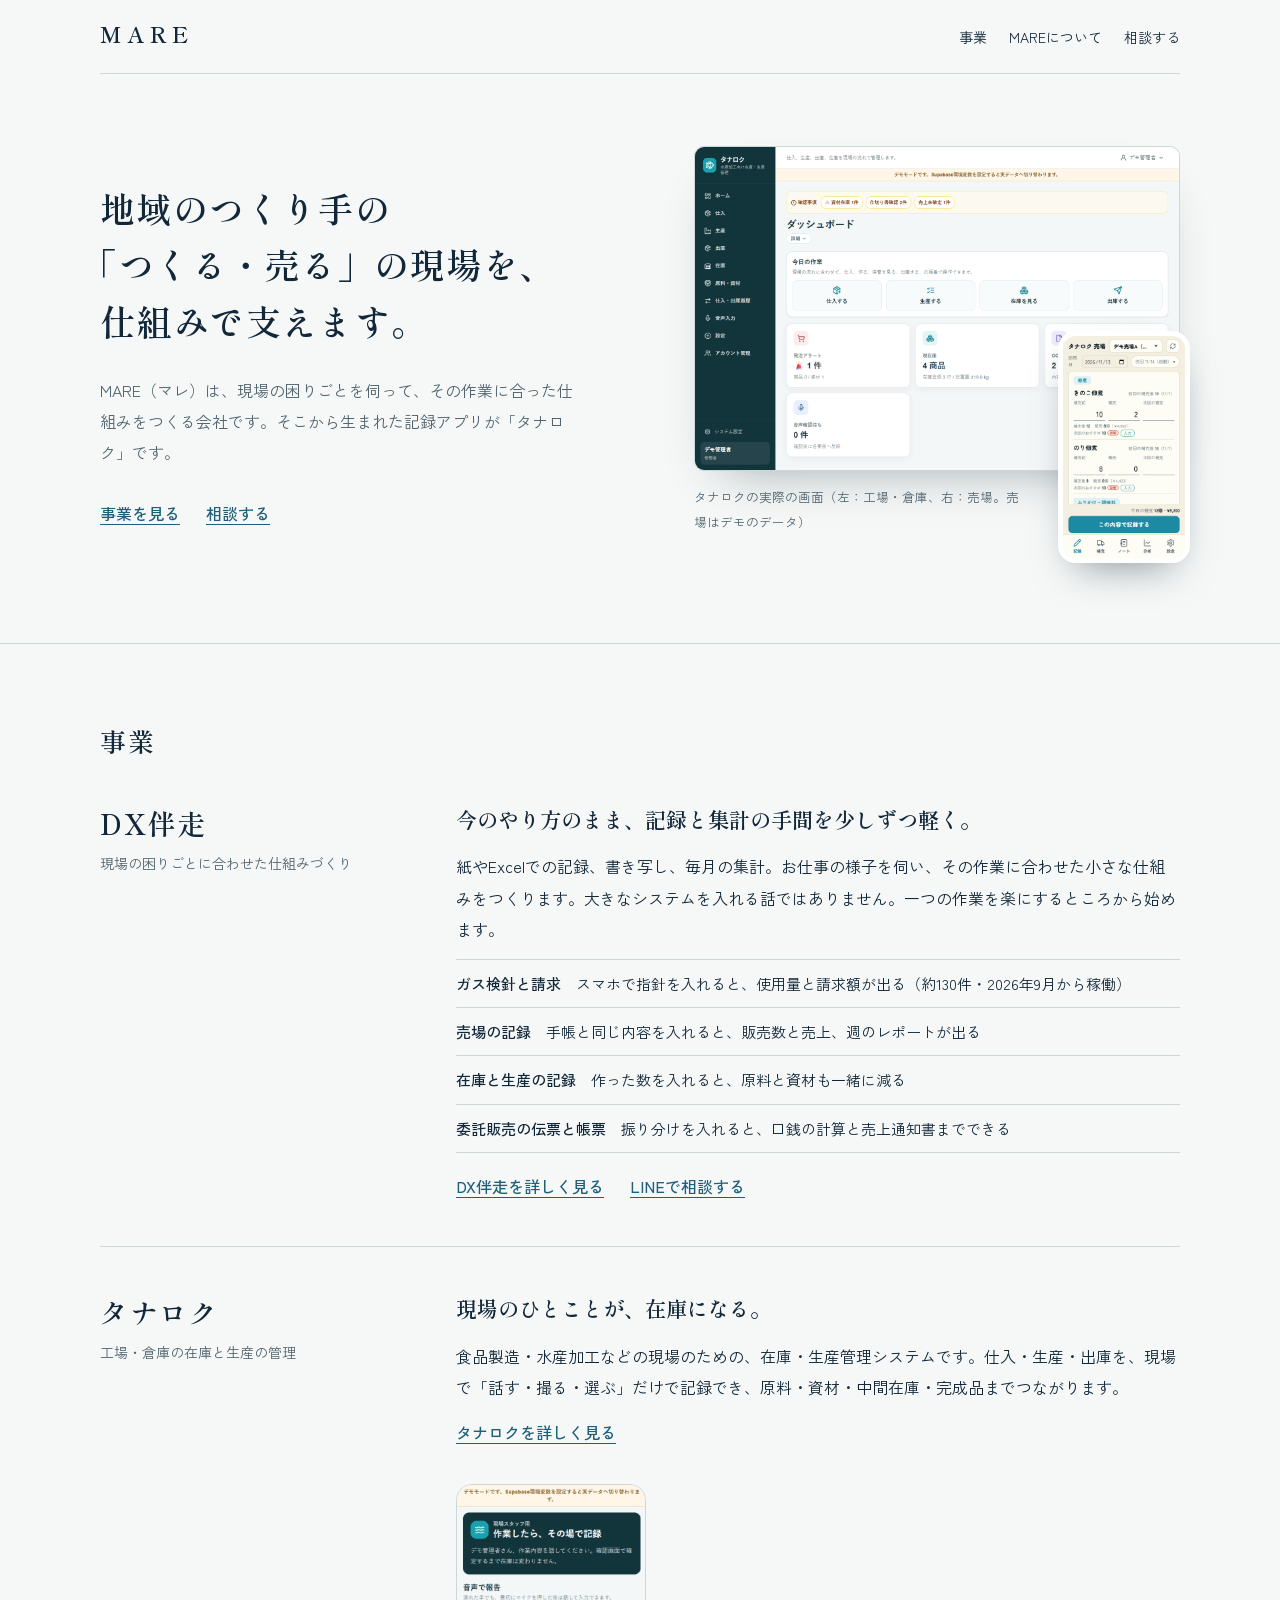
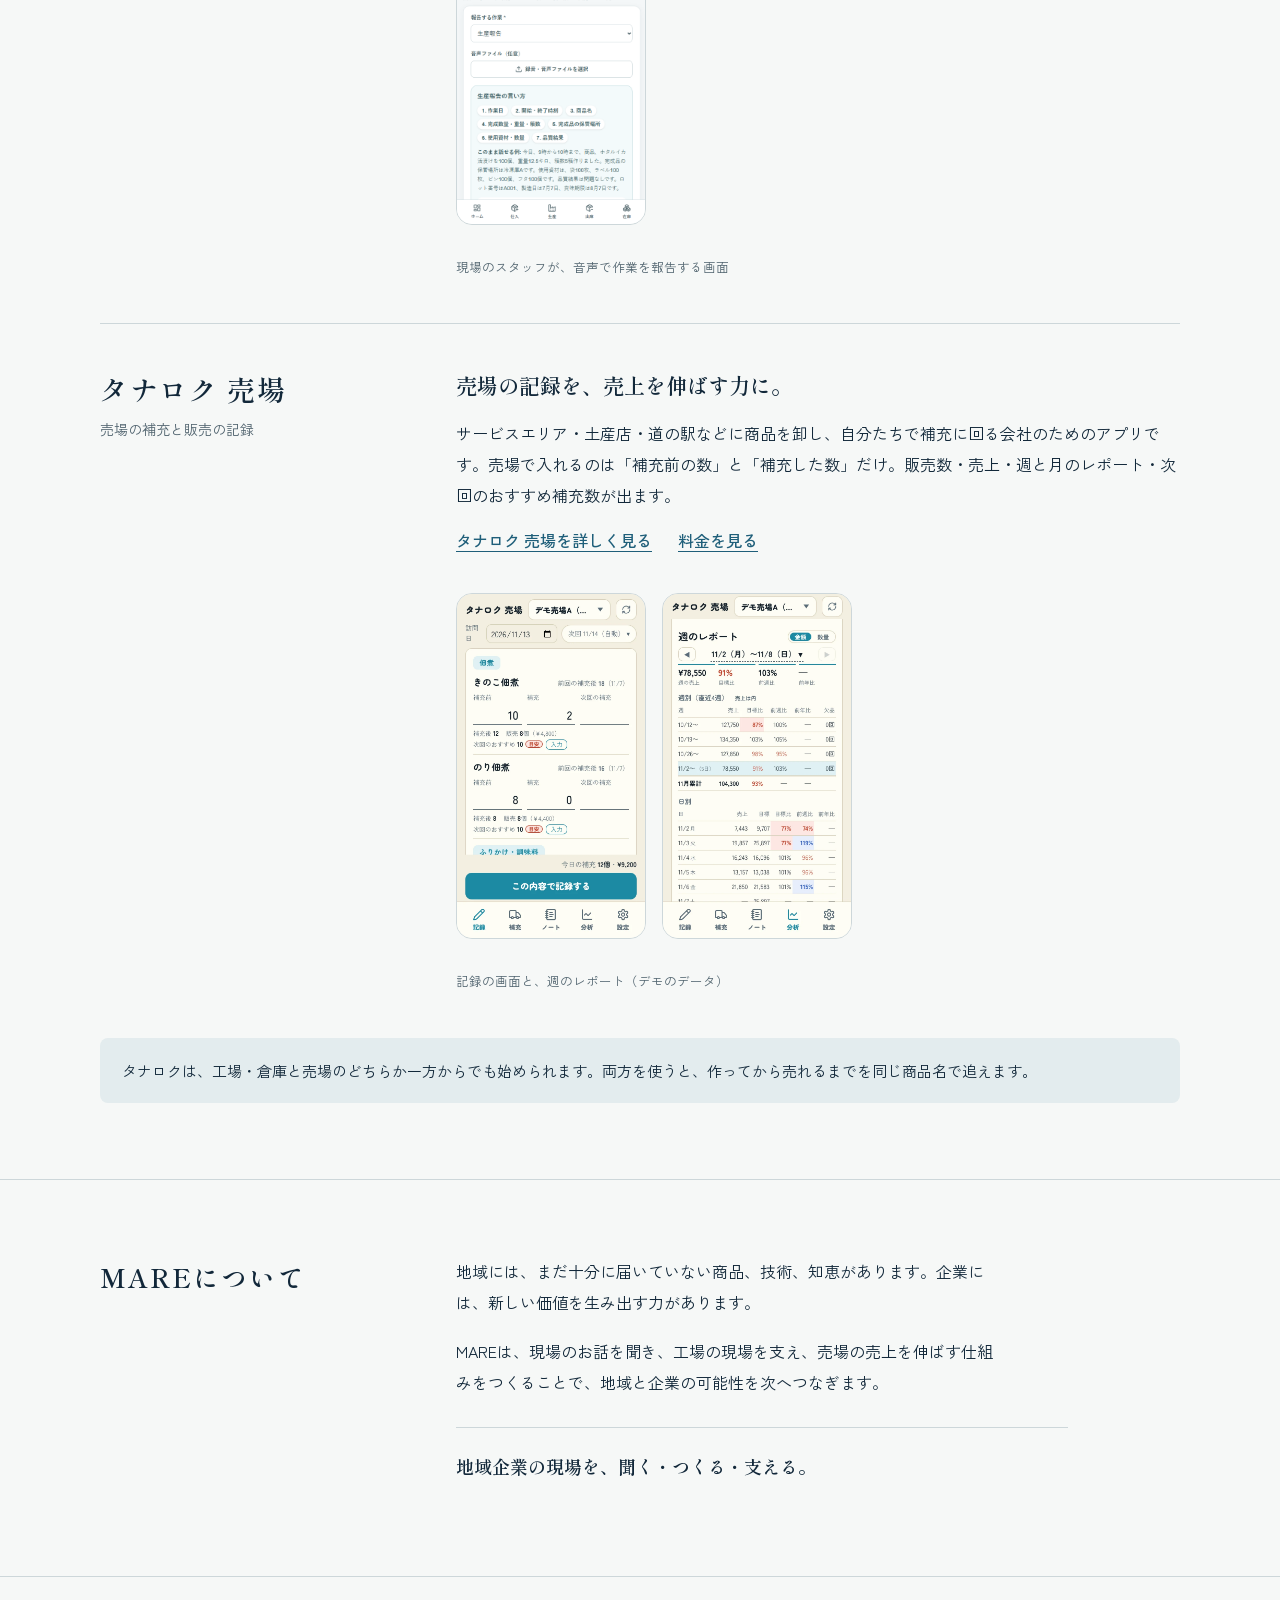
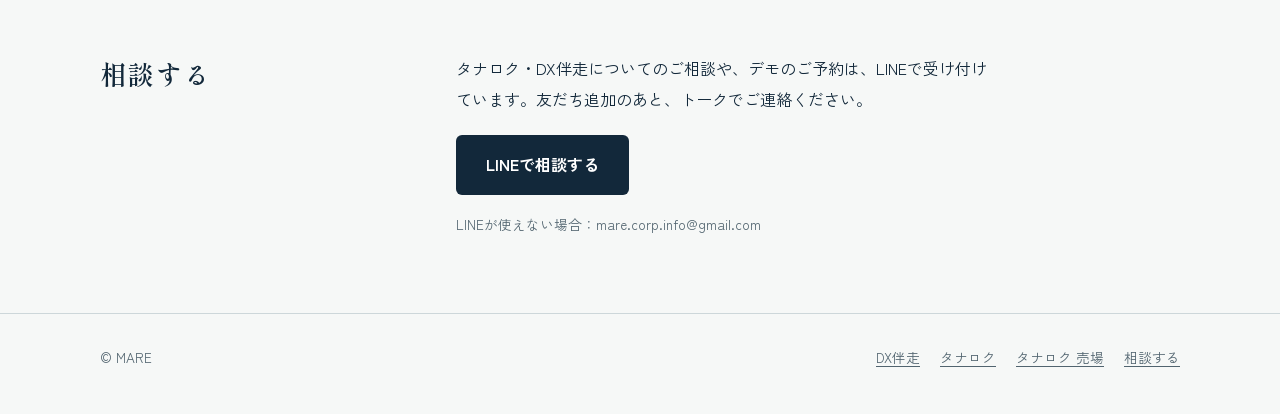
<file: index.html>
<!doctype html><html lang="ja"><head><meta charset="utf-8"><meta name="viewport" content="width=device-width,initial-scale=1"><title>MARE（マレ）｜地域のつくり手の「つくる・売る」の現場を支える</title><meta name="description" content="MAREは、在庫と売場の記録アプリ「タナロク」と、現場に合わせた仕組みづくり（DX伴走）で、地域企業のつくる現場と売る現場を支える会社です。"><meta property="og:type" content="website"><meta property="og:title" content="MARE（マレ）｜地域のつくり手の「つくる・売る」の現場を支える"><meta property="og:description" content="地域企業の現場を、聞く・つくる・支える。"><meta property="og:url" content="https://mare-corp-hp.mare-corp-info.workers.dev/"><link rel="canonical" href="https://mare-corp-hp.mare-corp-info.workers.dev/"><link rel="preconnect" href="https://fonts.googleapis.com"><link rel="preconnect" href="https://fonts.gstatic.com" crossorigin><link href="https://fonts.googleapis.com/css2?family=Shippori+Mincho:wght@500;600&family=Zen+Kaku+Gothic+New:wght@400;500;700&display=swap" rel="stylesheet"><link rel="stylesheet" href="/assets/home.css"></head>
<body>
<header class="w top"><a class="name" href="/" aria-label="MARE トップページ">MARE</a><nav aria-label="メインナビゲーション"><a href="#business">事業</a><a href="#about">MAREについて</a><a href="/contact/">相談する</a></nav></header>
<main id="main">
<div class="w lead">
  <div>
    <h1><span class="ln">地域のつくり手の</span><span class="ln hang">「つくる・売る」の現場を、</span><span class="ln">仕組みで支えます。</span></h1>
    <p>MARE（マレ）は、現場の困りごとを伺って、その作業に合った仕組みをつくる会社です。そこから生まれた記録アプリが「タナロク」です。</p>
    <div class="go"><a href="#business">事業を見る</a><a href="/contact/">相談する</a></div>
  </div>
  <figure class="screens" style="margin:0">
    <img class="pc" src="/assets/tanaroku-dashboard.png" alt="タナロクのパソコン画面。在庫の状況と今日の作業が並んでいる" width="1440" height="960">
    <img class="sp" src="/assets/uriba/rec.webp" alt="タナロク 売場のスマホ画面。補充前と補充の数を入れると、販売数と次回のおすすめが出る" width="720" height="1320">
    <figcaption>タナロクの実際の画面（左：工場・倉庫、右：売場。売場はデモのデータ）</figcaption>
  </figure>
</div>

<section id="business"><div class="w">
  <h2>事業</h2>

  <article class="biz" id="service-dx">
    <div><h3>DX伴走</h3><p class="kind">現場の困りごとに合わせた仕組みづくり</p></div>
    <div>
      <p class="say"><span class="ph">今のやり方のまま、</span><span class="ph">記録と集計の手間を</span><span class="ph">少しずつ軽く。</span></p>
      <p>紙やExcelでの記録、書き写し、毎月の集計。お仕事の様子を伺い、その作業に合わせた小さな仕組みをつくります。大きなシステムを入れる話ではありません。一つの作業を楽にするところから始めます。</p>
      <ul><li><b>ガス検針と請求</b>　スマホで指針を入れると、使用量と請求額が出る（約130件・2026年9月から稼働）</li><li><b>売場の記録</b>　手帳と同じ内容を入れると、販売数と売上、週のレポートが出る</li><li><b>在庫と生産の記録</b>　作った数を入れると、原料と資材も一緒に減る</li><li><b>委託販売の伝票と帳票</b>　振り分けを入れると、口銭の計算と売上通知書までできる</li></ul>
      <div class="go"><a href="/dx/">DX伴走を詳しく見る</a><a href="https://lin.ee/n3A1B0A" target="_blank" rel="noopener noreferrer">LINEで相談する</a></div>
    </div>
  </article>

  <article class="biz" id="service-tanaroku">
    <div><h3>タナロク</h3><p class="kind">工場・倉庫の在庫と生産の管理</p></div>
    <div>
      <p class="say"><span class="ph">現場の</span><span class="ph">ひとことが、</span><span class="ph">在庫になる。</span></p>
      <p>食品製造・水産加工などの現場のための、在庫・生産管理システムです。仕入・生産・出庫を、現場で「話す・撮る・選ぶ」だけで記録でき、原料・資材・中間在庫・完成品までつながります。</p>
      <div class="go"><a href="/tanaroku/">タナロクを詳しく見る</a></div>
    </div>
    <figure class="shot sp"><img src="/assets/tanaroku-staff.png" alt="タナロクのスマホ画面。現場のスタッフが音声で作業を報告する" width="500" height="900" loading="lazy"><figcaption>現場のスタッフが、音声で作業を報告する画面</figcaption></figure>
  </article>

  <article class="biz" id="service-uriba">
    <div><h3>タナロク 売場</h3><p class="kind">売場の補充と販売の記録</p></div>
    <div>
      <p class="say"><span class="ph">売場の記録を、</span><span class="ph">売上を伸ばす力に。</span></p>
      <p>サービスエリア・土産店・道の駅などに商品を卸し、自分たちで補充に回る会社のためのアプリです。売場で入れるのは「補充前の数」と「補充した数」だけ。販売数・売上・週と月のレポート・次回のおすすめ補充数が出ます。</p>
      <div class="go"><a href="/tanaroku/uriba/">タナロク 売場を詳しく見る</a><a href="/tanaroku/uriba/#price">料金を見る</a></div>
    </div>
    <figure class="shot sp"><img src="/assets/uriba/rec.webp" alt="記録の画面" width="720" height="1320" loading="lazy"><img src="/assets/uriba/week.webp" alt="週のレポートの画面" width="720" height="1320" loading="lazy"><figcaption>記録の画面と、週のレポート（デモのデータ）</figcaption></figure>
  </article>


  <p class="pair" style="margin:44px 0 0">タナロクは、工場・倉庫と売場のどちらか一方からでも始められます。両方を使うと、作ってから売れるまでを同じ商品名で追えます。</p>
</div></section>

<section id="about"><div class="w about">
  <h2>MAREについて</h2>
  <div>
    <p>地域には、まだ十分に届いていない商品、技術、知恵があります。企業には、新しい価値を生み出す力があります。</p>
    <p>MAREは、現場のお話を聞き、工場の現場を支え、売場の売上を伸ばす仕組みをつくることで、地域と企業の可能性を次へつなぎます。</p>
    <p class="line"><span class="ph">地域企業の</span><span class="ph">現場を、</span><span class="ph">聞く・</span><span class="ph">つくる・</span><span class="ph">支える。</span></p>
  </div>
</div></section>

<section id="contact"><div class="w ask">
  <h2>相談する</h2>
  <div>
    <p>タナロク・DX伴走についてのご相談や、デモのご予約は、LINEで受け付けています。友だち追加のあと、トークでご連絡ください。</p>
    <a class="btn" href="https://lin.ee/n3A1B0A" target="_blank" rel="noopener noreferrer">LINEで相談する</a>
    <small>LINEが使えない場合：mare.corp.info@gmail.com</small>
  </div>
</div></section>
</main>
<footer><div class="w"><span>© MARE</span><nav aria-label="フッター"><a href="/dx/">DX伴走</a><a href="/tanaroku/">タナロク</a><a href="/tanaroku/uriba/">タナロク 売場</a><a href="/contact/">相談する</a></nav></div></footer>
</body></html>
</file>
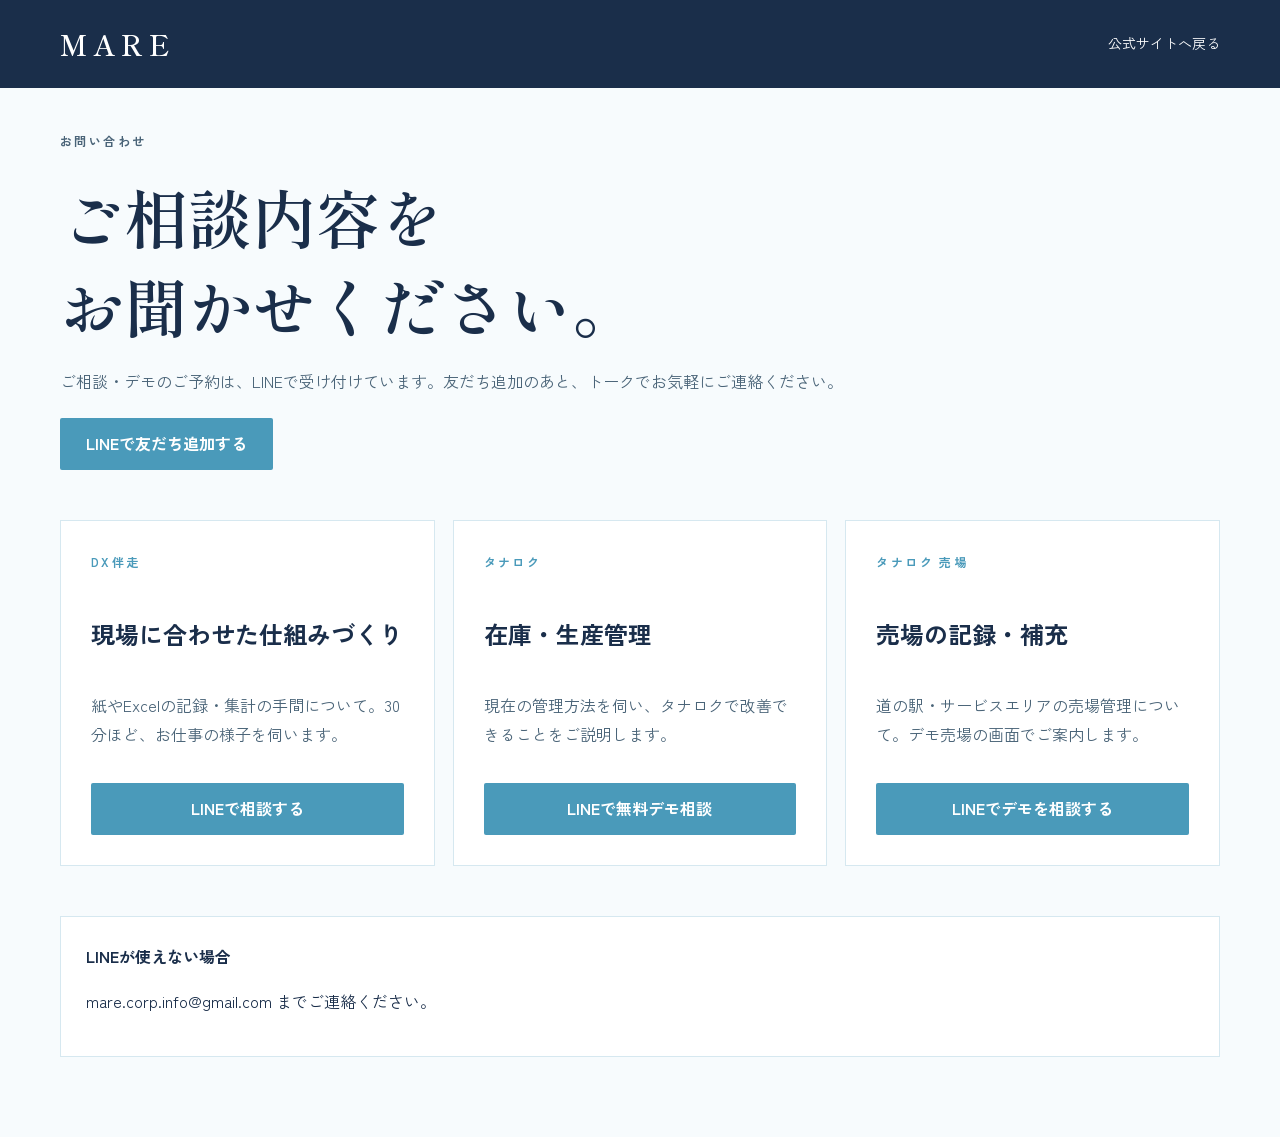
<file: contact/index.html>
<!doctype html><html lang="ja"><head><meta charset="utf-8"><meta name="viewport" content="width=device-width,initial-scale=1"><title>お問い合わせ｜MARE</title><meta name="description" content="タナロク・DX伴走に関するご相談、協業についてのお問い合わせはこちら。"><link rel="canonical" href="https://mare-corp-hp.mare-corp-info.workers.dev/contact/"><link rel="preconnect" href="https://fonts.googleapis.com"><link rel="preconnect" href="https://fonts.gstatic.com" crossorigin><link href="https://fonts.googleapis.com/css2?family=Shippori+Mincho:wght@600&family=Zen+Kaku+Gothic+New:wght@400;500;600;700&display=swap" rel="stylesheet"><link rel="stylesheet" href="/assets/mare.css"><style>.contact-page{min-height:100vh;padding:130px 0 80px;background:#f7fbfd}.contact-page h1{font:600 clamp(38px,6vw,64px)/1.4 'Shippori Mincho';margin:10px 0}.contact-page>div>p{color:#4a6478}.contact-options{display:grid;grid-template-columns:repeat(3,1fr);gap:18px;margin:50px 0}.contact-option{background:#fff;border:1px solid #d6e8f0;padding:30px;display:flex;flex-direction:column}.contact-option h2{font-size:24px}.contact-option p{color:#4a6478;flex:1}.contact-option .button{margin-top:18px}.contact-note{padding:25px;background:#fff;border:1px solid #d6e8f0}@media(max-width:760px){.contact-options{grid-template-columns:1fr}.site-header{background:#1a2e4a}}</style></head><body><header class="site-header" style="background:#1a2e4a"><div class="shell header-inner"><a class="logo" href="/">MARE</a><nav style="display:flex"><a href="/">公式サイトへ戻る</a></nav></div></header><main class="contact-page"><div class="shell"><p class="eyebrow">お問い合わせ</p><h1>ご相談内容を<br>お聞かせください。</h1><p>ご相談・デモのご予約は、LINEで受け付けています。友だち追加のあと、トークでお気軽にご連絡ください。</p><p style="margin-top:22px"><a class="button primary" href="https://lin.ee/n3A1B0A" target="_blank" rel="noopener noreferrer">LINEで友だち追加する</a></p><div class="contact-options"><article class="contact-option"><span class="eyebrow">DX伴走</span><h2>現場に合わせた仕組みづくり</h2><p>紙やExcelの記録・集計の手間について。30分ほど、お仕事の様子を伺います。</p><a class="button primary" href="https://lin.ee/n3A1B0A" target="_blank" rel="noopener noreferrer">LINEで相談する</a></article><article class="contact-option"><span class="eyebrow">タナロク</span><h2>在庫・生産管理</h2><p>現在の管理方法を伺い、タナロクで改善できることをご説明します。</p><a class="button primary" href="https://lin.ee/n3A1B0A" target="_blank" rel="noopener noreferrer">LINEで無料デモ相談</a></article><article class="contact-option"><span class="eyebrow">タナロク 売場</span><h2>売場の記録・補充</h2><p>道の駅・サービスエリアの売場管理について。デモ売場の画面でご案内します。</p><a class="button primary" href="https://lin.ee/n3A1B0A" target="_blank" rel="noopener noreferrer">LINEでデモを相談する</a></article></div><div class="contact-note"><b>LINEが使えない場合</b><p>mare.corp.info@gmail.com までご連絡ください。</p></div></div></main></body></html>
</file>
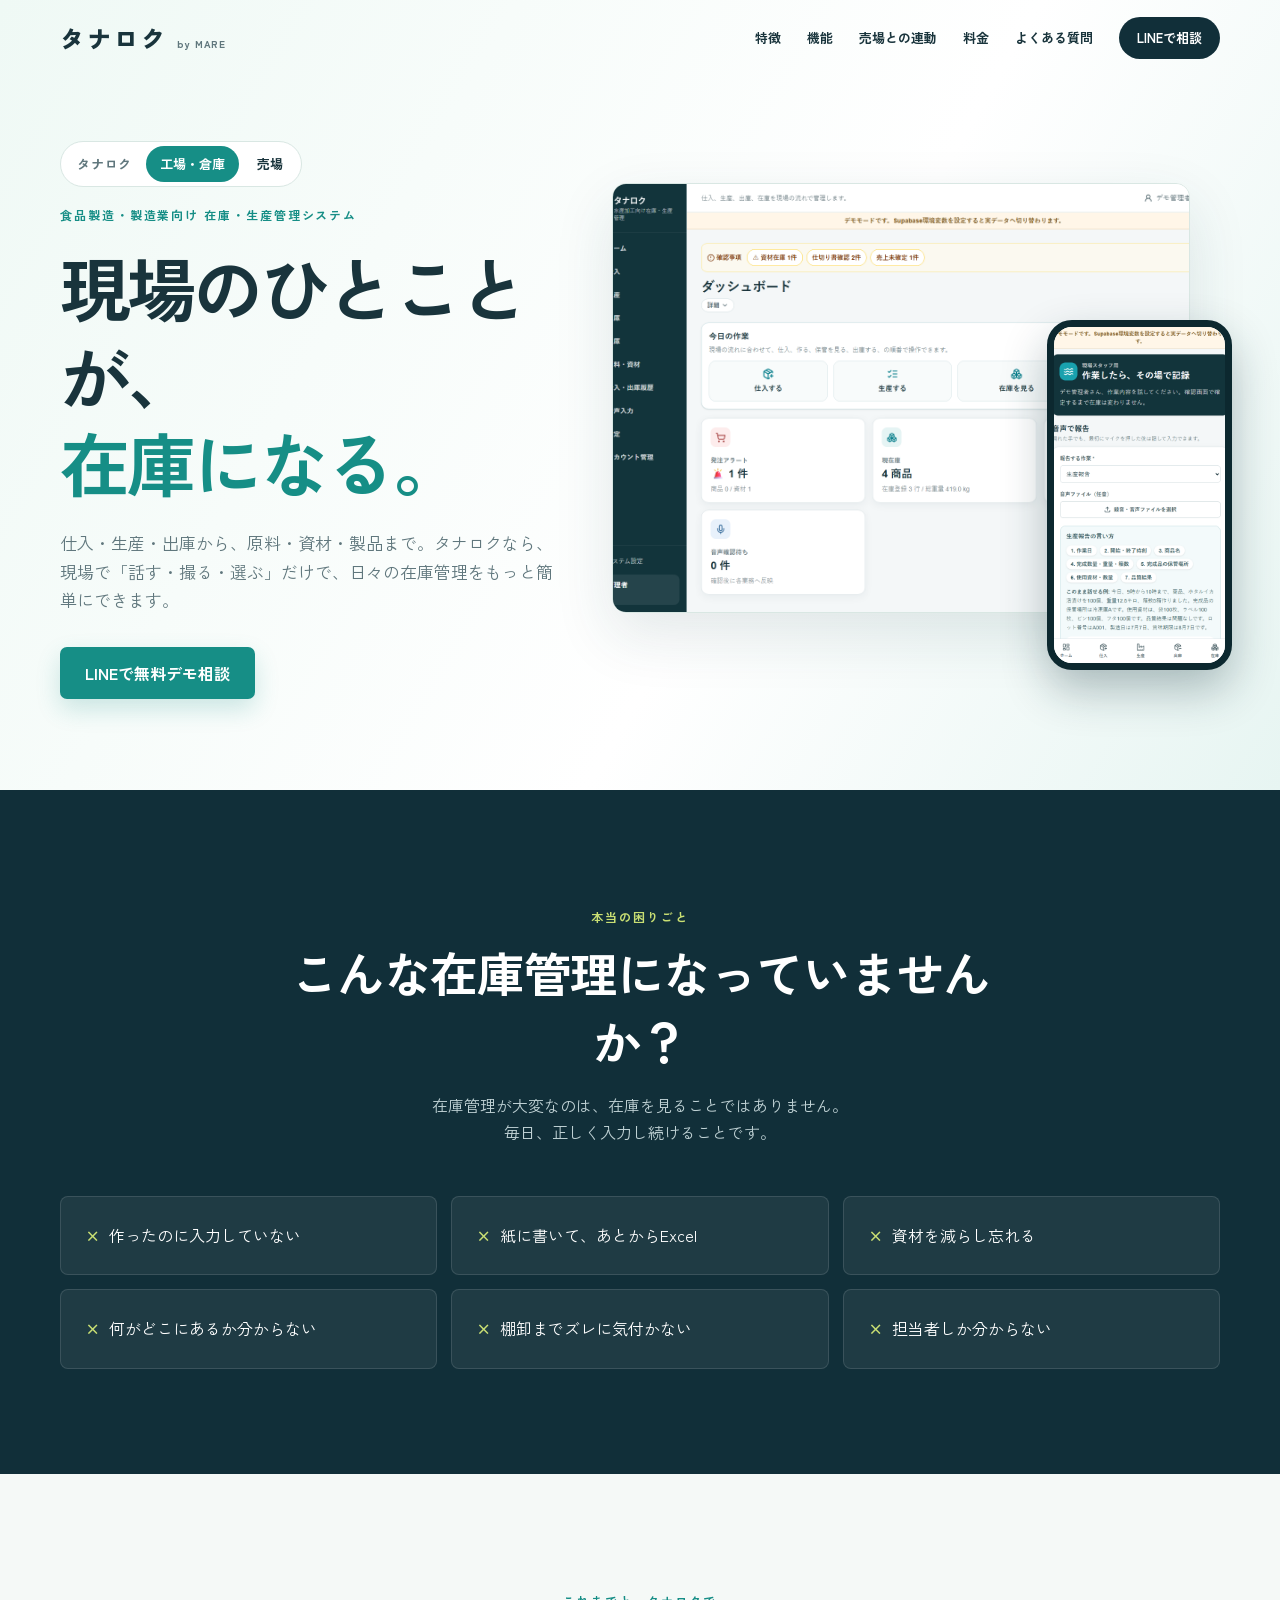
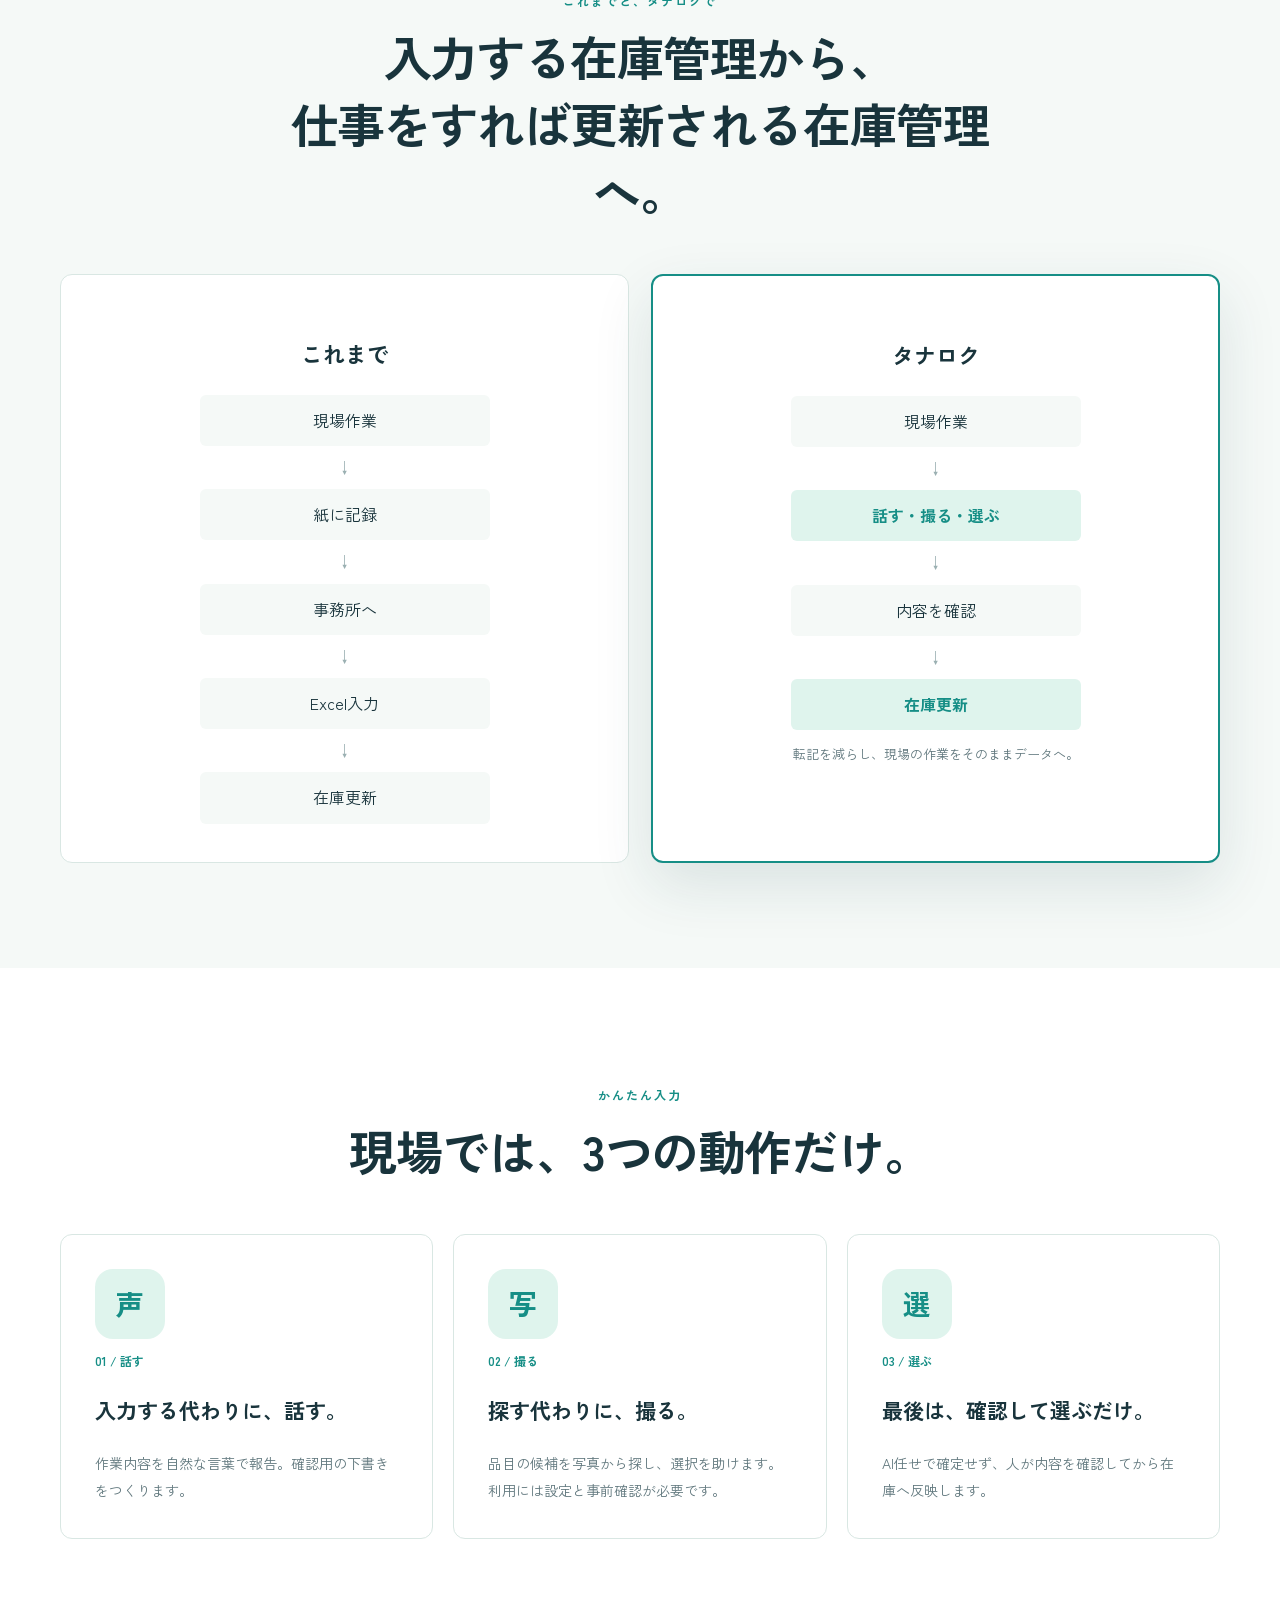
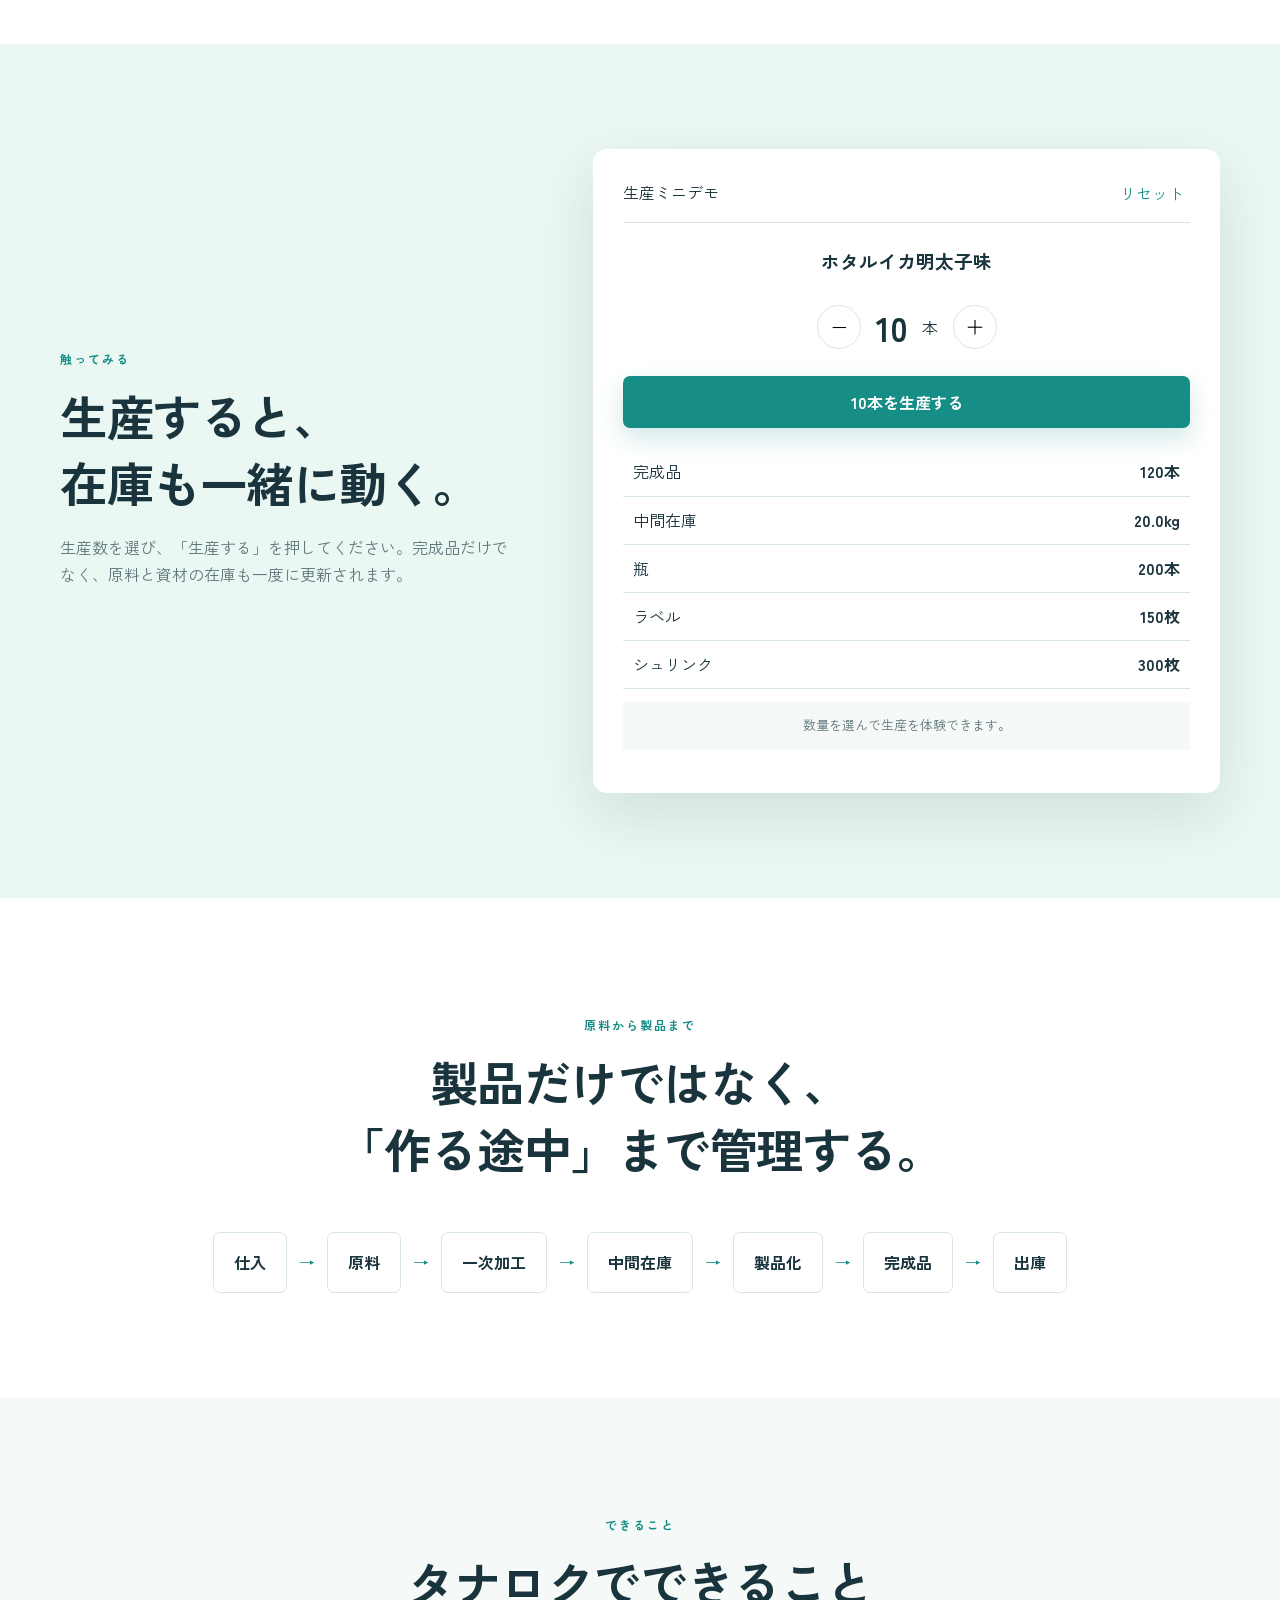
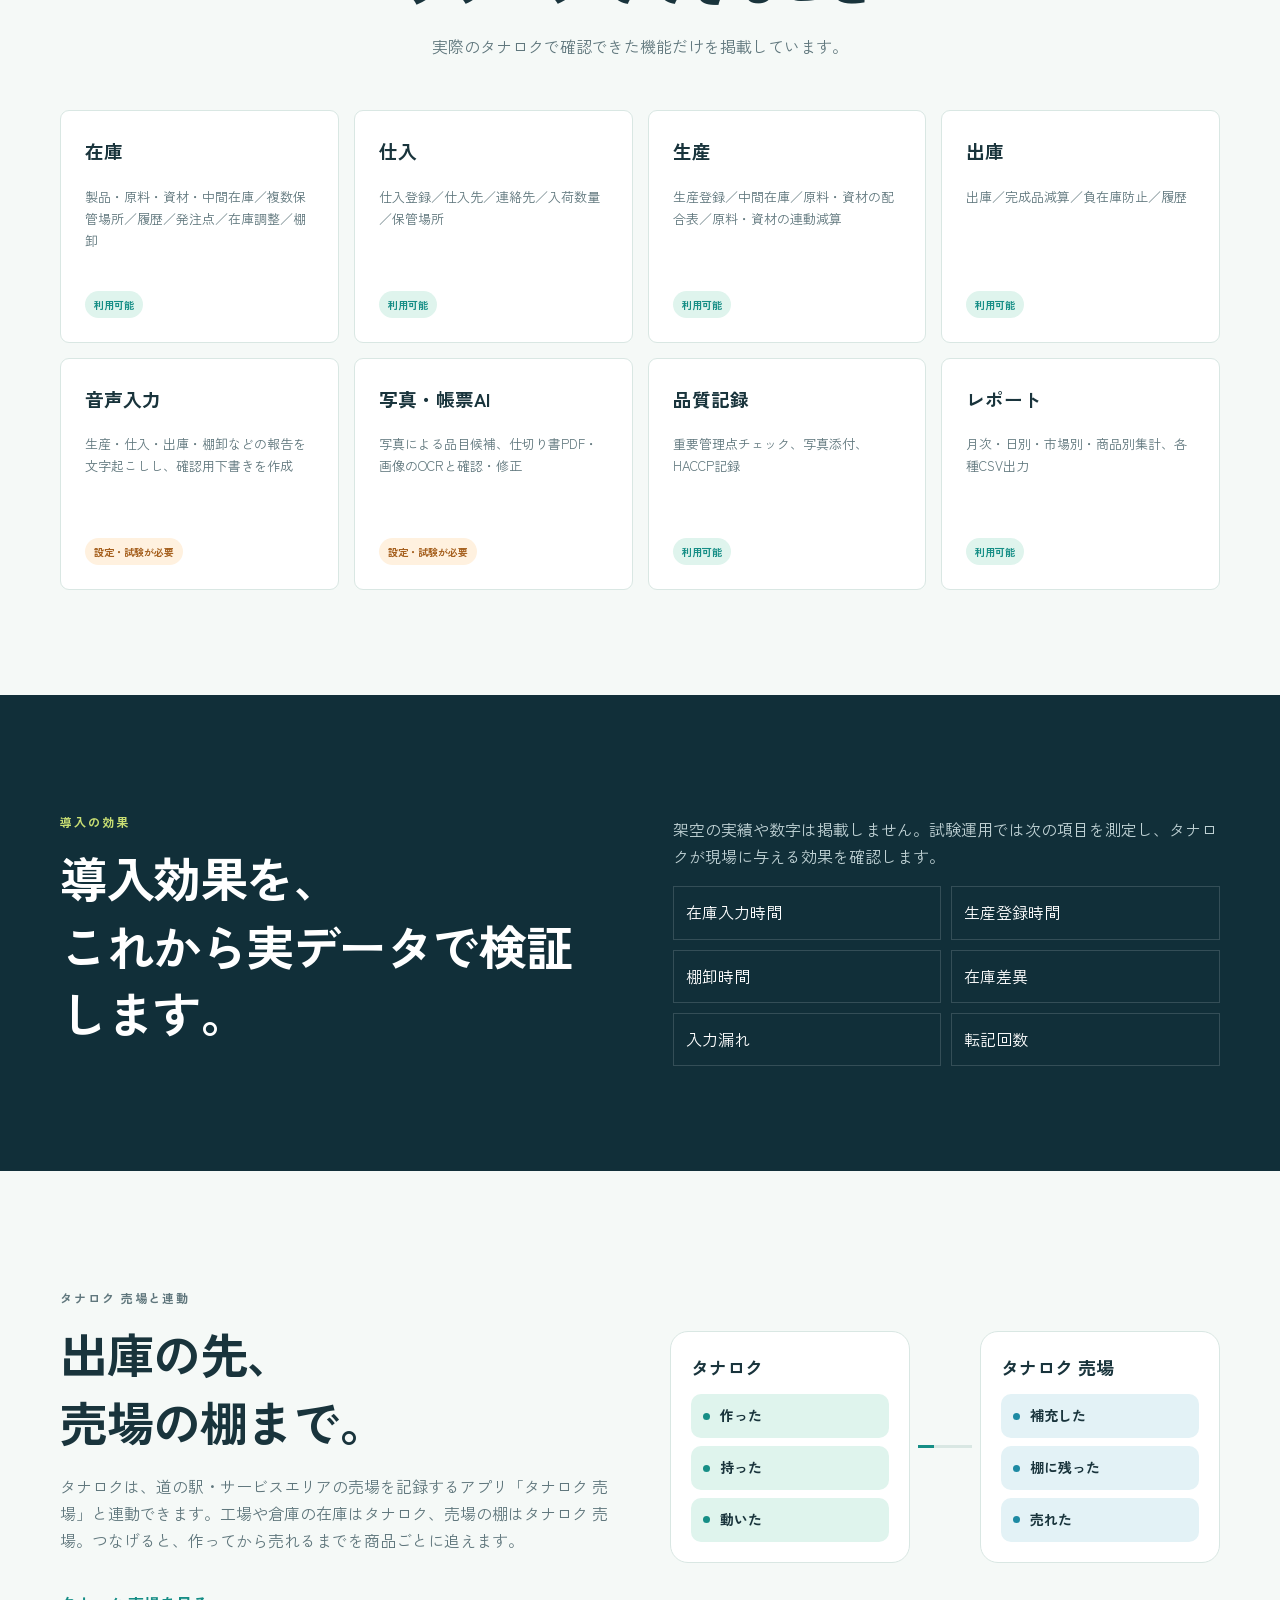
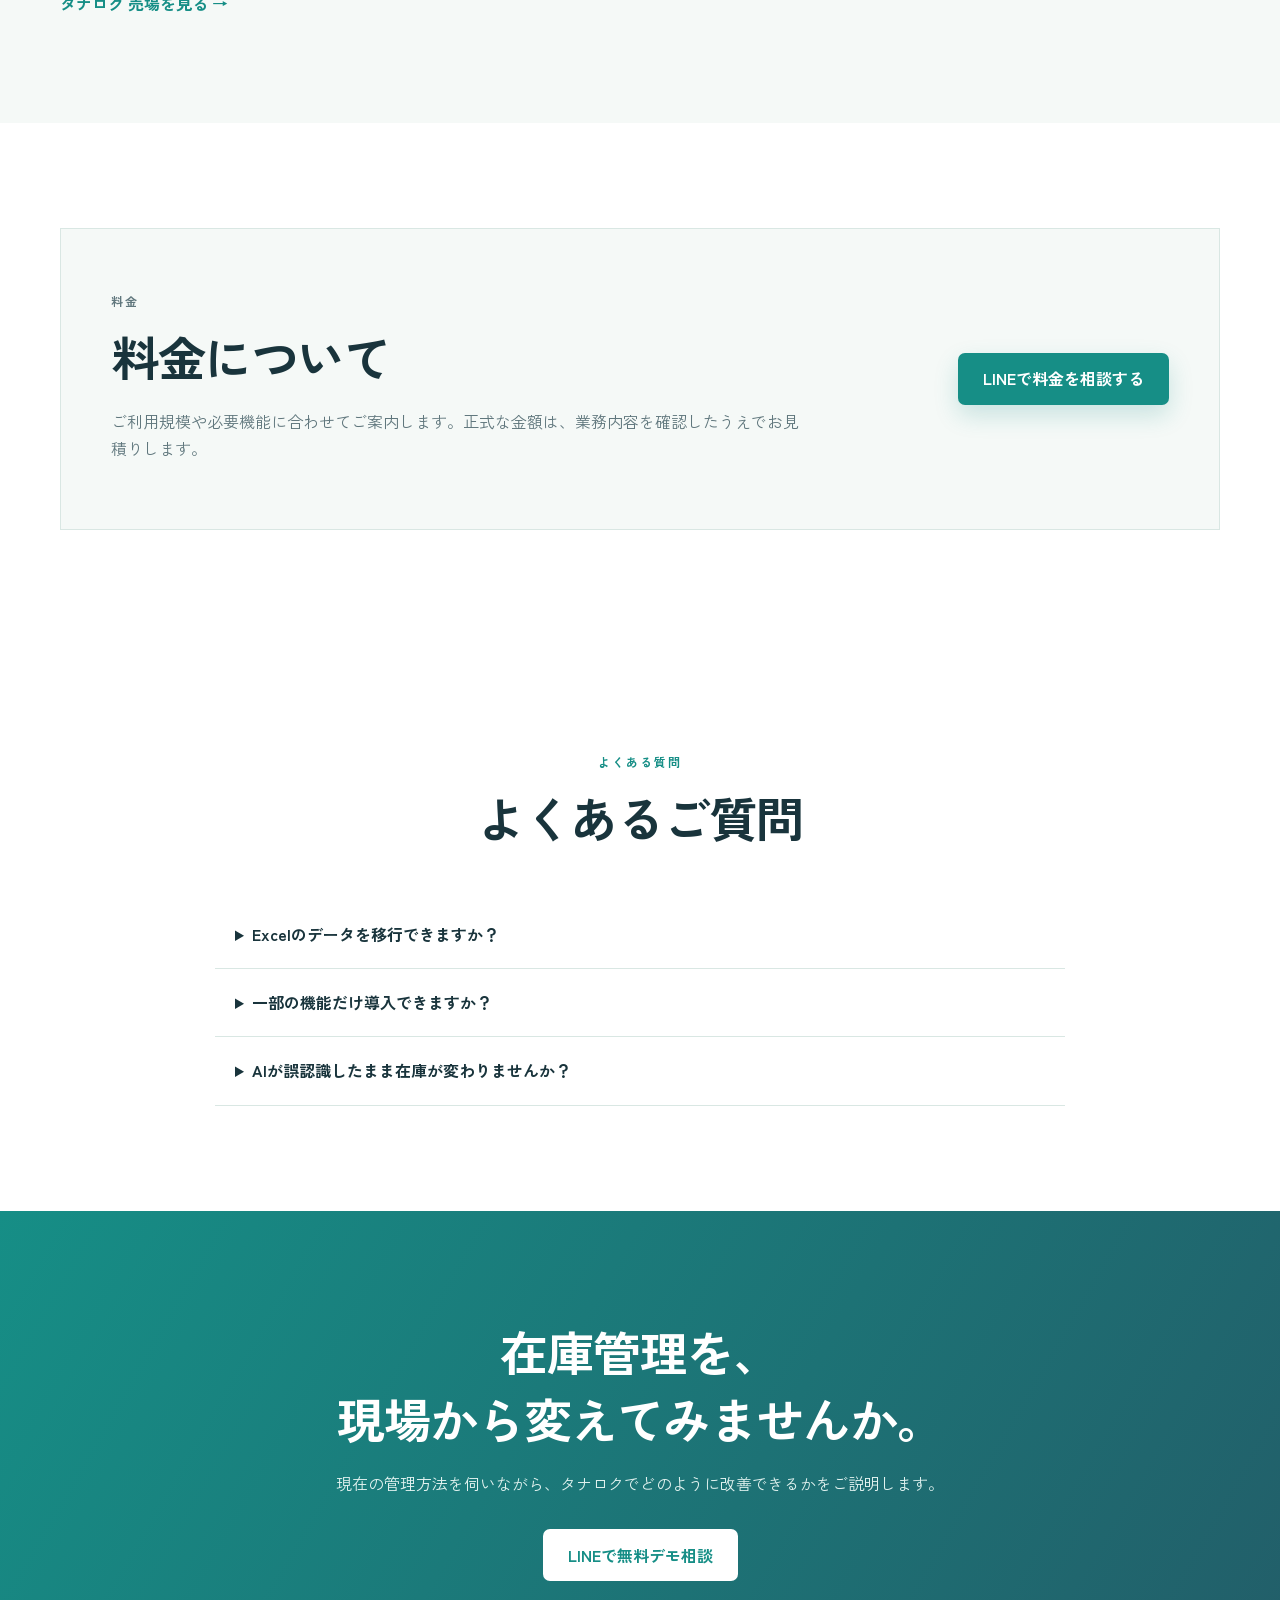
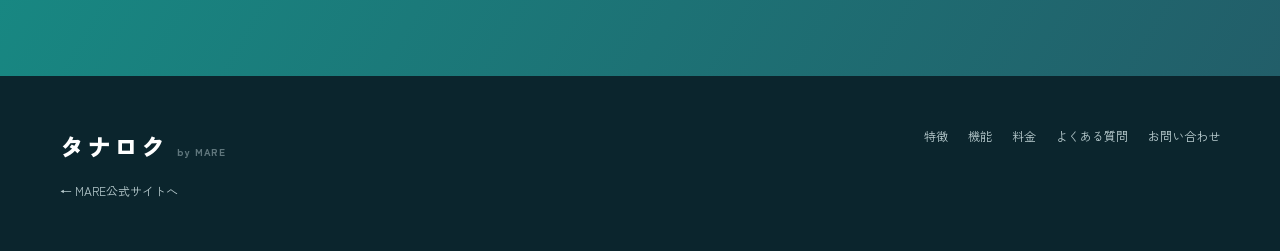
<file: cordx/index.html>
<!doctype html><html lang="ja"><head><meta charset="utf-8"><meta name="viewport" content="width=device-width,initial-scale=1"><title>タナロクへ移動しました｜MARE</title><meta name="robots" content="noindex"><link rel="canonical" href="https://withmare.jp/tanaroku/"><meta http-equiv="refresh" content="0; url=/tanaroku/"><script>location.replace('/tanaroku/'+location.search+location.hash)</script></head><body style="font-family:sans-serif;padding:40px;color:#1a2e4a">CORDXは「タナロク」に名前が変わりました。<a href="/tanaroku/">タナロクのページへ移動する</a></body></html>
</file>
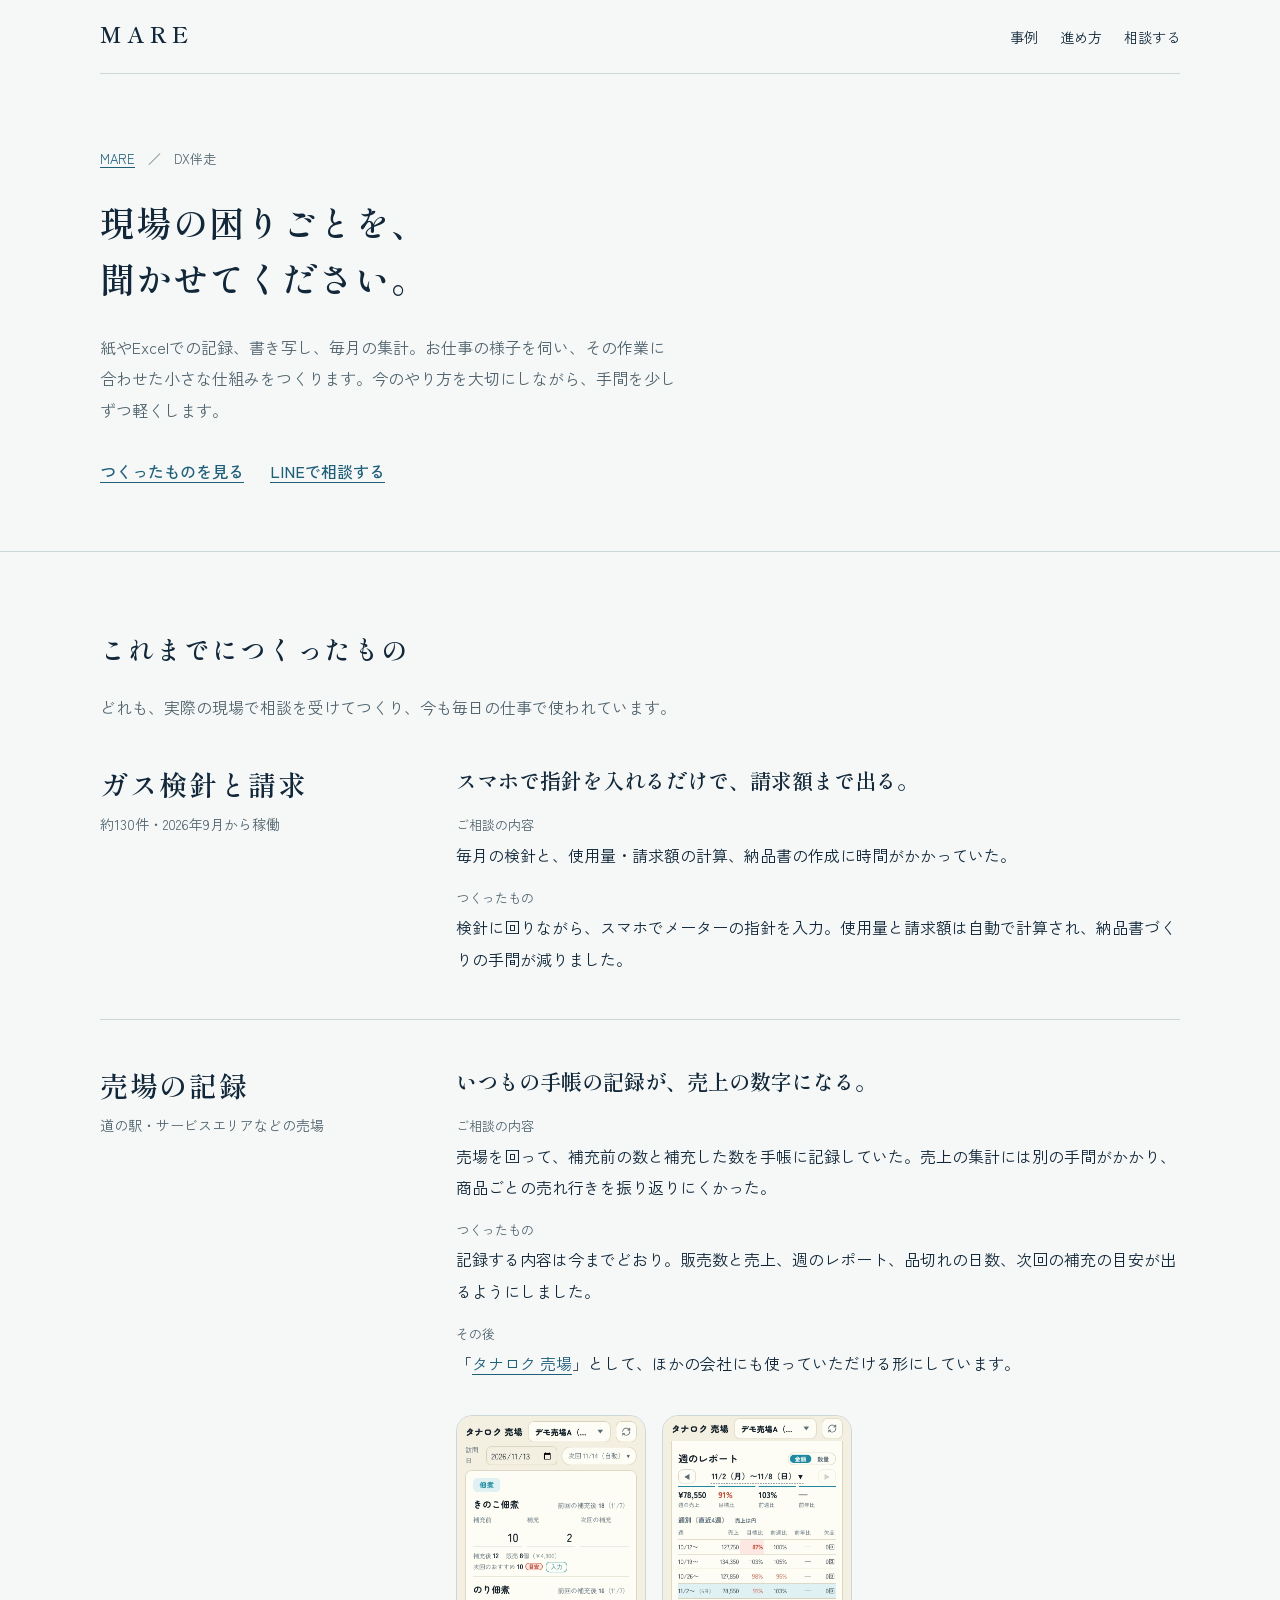
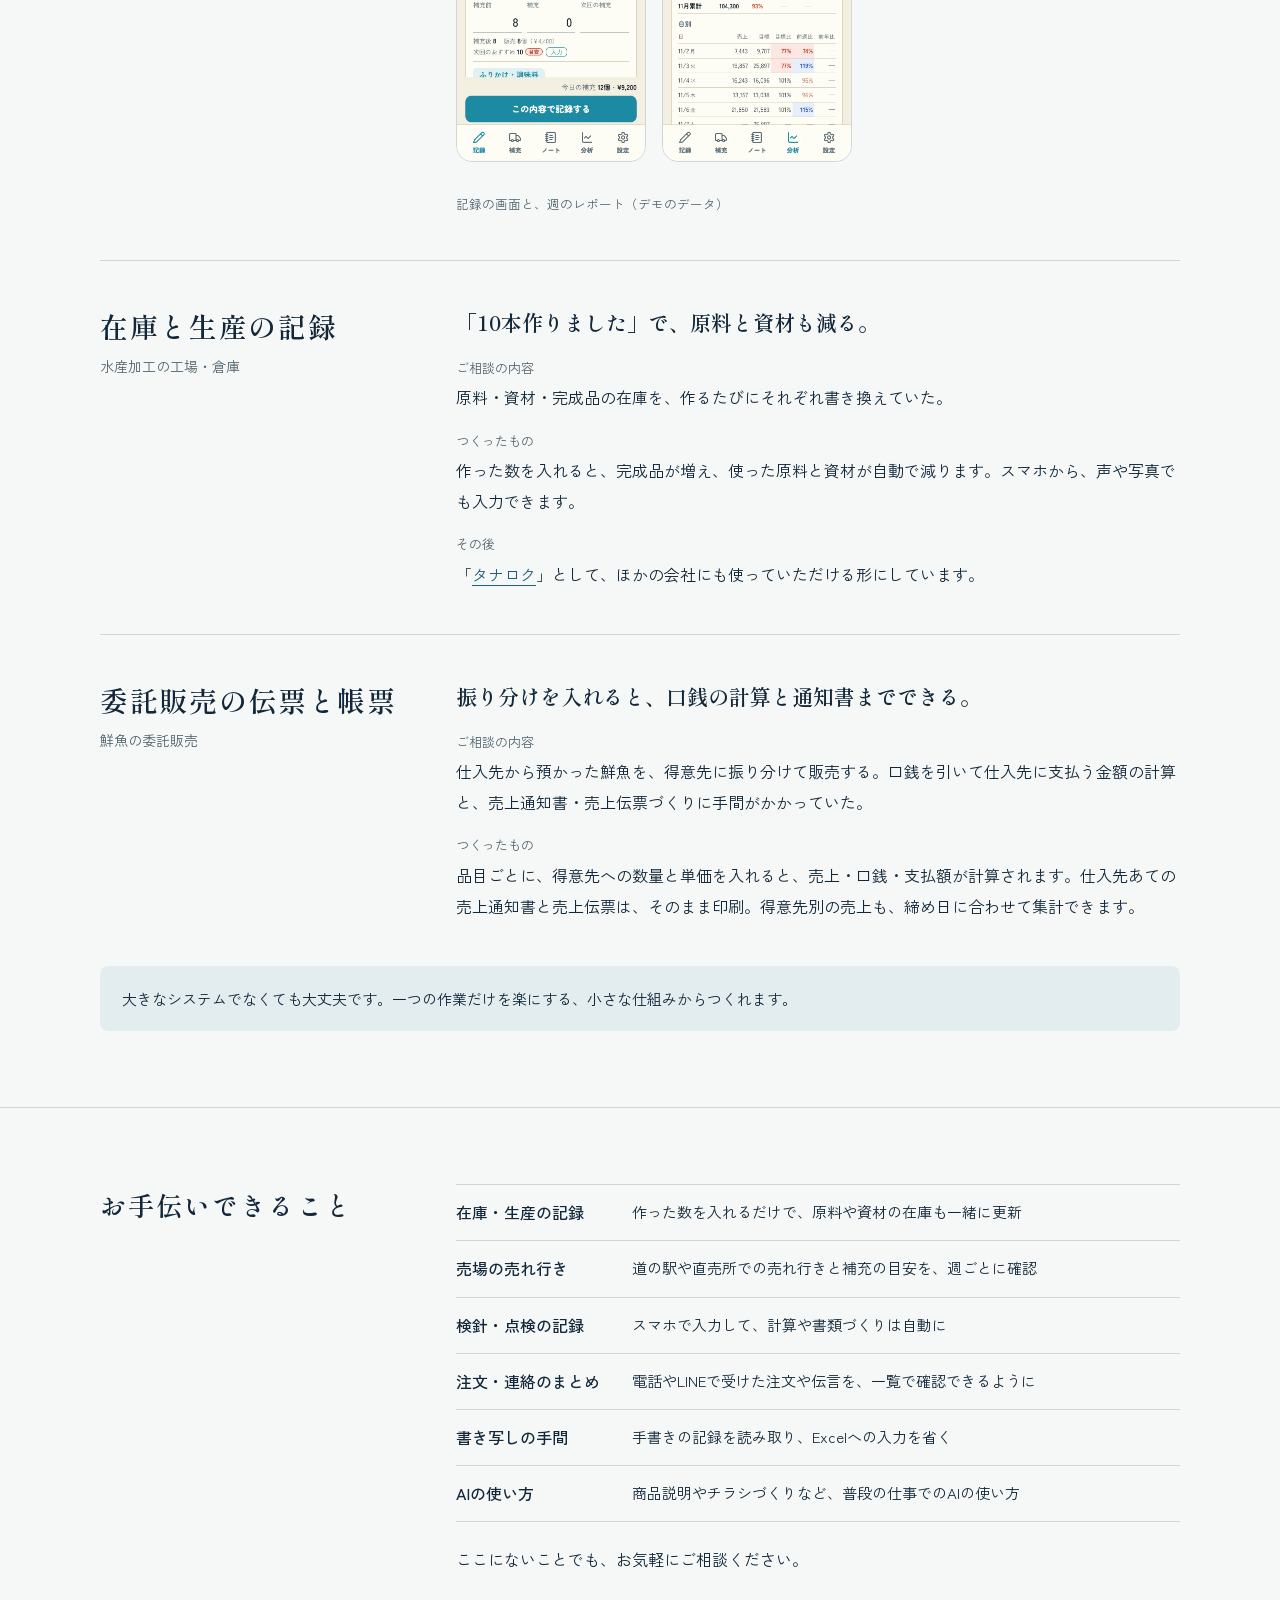
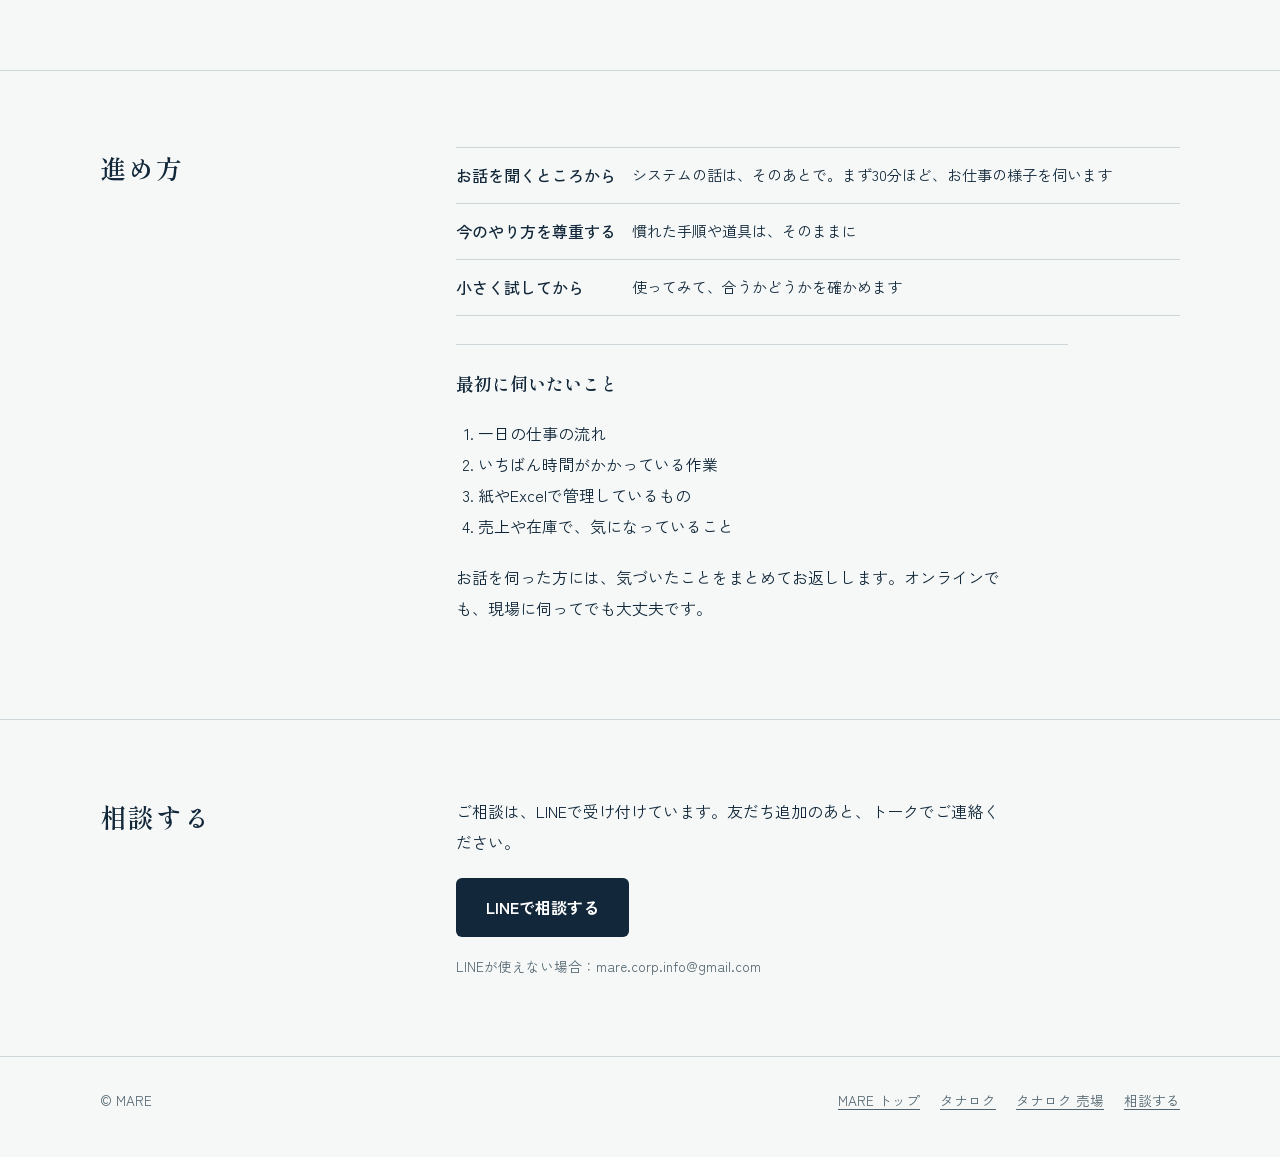
<file: dx/index.html>
<!doctype html><html lang="ja"><head><meta charset="utf-8"><meta name="viewport" content="width=device-width,initial-scale=1"><title>DX伴走｜現場の困りごとに合わせた仕組みづくり｜MARE</title><meta name="description" content="紙やExcelの記録、書き写し、毎月の集計。お仕事の様子を伺い、その作業に合わせた小さな仕組みをつくります。ガス検針・売場の記録・在庫管理・委託販売の伝票の事例を紹介します。"><meta property="og:type" content="website"><meta property="og:title" content="DX伴走｜MARE"><meta property="og:description" content="今のやり方のまま、記録と集計の手間を少しずつ軽く。"><meta property="og:url" content="https://withmare.jp/dx/"><link rel="canonical" href="https://withmare.jp/dx/"><link rel="preconnect" href="https://fonts.googleapis.com"><link rel="preconnect" href="https://fonts.gstatic.com" crossorigin><link href="https://fonts.googleapis.com/css2?family=Shippori+Mincho:wght@500;600&family=Zen+Kaku+Gothic+New:wght@400;500;700&display=swap" rel="stylesheet"><link rel="stylesheet" href="/assets/home.css"></head>
<body>
<header class="w top"><a class="name" href="/" aria-label="MARE トップページ">MARE</a><nav aria-label="メインナビゲーション"><a href="#cases">事例</a><a href="#flow">進め方</a><a href="#contact">相談する</a></nav></header>
<main id="main">
<div class="w lead solo">
  <div>
    <p class="crumb"><a href="/">MARE</a>　／　DX伴走</p>
    <h1><span class="ln">現場の困りごとを、</span><span class="ln">聞かせてください。</span></h1>
    <p>紙やExcelでの記録、書き写し、毎月の集計。お仕事の様子を伺い、その作業に合わせた小さな仕組みをつくります。今のやり方を大切にしながら、手間を少しずつ軽くします。</p>
    <div class="go"><a href="#cases">つくったものを見る</a><a href="https://lin.ee/n3A1B0A" target="_blank" rel="noopener noreferrer">LINEで相談する</a></div>
  </div>
</div>

<section id="cases"><div class="w">
  <h2>これまでにつくったもの</h2>
  <p class="intro">どれも、実際の現場で相談を受けてつくり、今も毎日の仕事で使われています。</p>

  <article class="biz case">
    <div><h3>ガス検針と請求</h3><p class="kind">約130件・2026年9月から稼働</p></div>
    <div>
      <p class="say"><span class="ph">スマホで指針を</span><span class="ph">入れるだけで、</span><span class="ph">請求額まで出る。</span></p>
      <dl>
        <dt>ご相談の内容</dt><dd>毎月の検針と、使用量・請求額の計算、納品書の作成に時間がかかっていた。</dd>
        <dt>つくったもの</dt><dd>検針に回りながら、スマホでメーターの指針を入力。使用量と請求額は自動で計算され、納品書づくりの手間が減りました。</dd>
      </dl>
    </div>
  </article>

  <article class="biz case">
    <div><h3>売場の記録</h3><p class="kind">道の駅・サービスエリアなどの売場</p></div>
    <div>
      <p class="say"><span class="ph">いつもの手帳の記録が、</span><span class="ph">売上の数字になる。</span></p>
      <dl>
        <dt>ご相談の内容</dt><dd>売場を回って、補充前の数と補充した数を手帳に記録していた。売上の集計には別の手間がかかり、商品ごとの売れ行きを振り返りにくかった。</dd>
        <dt>つくったもの</dt><dd>記録する内容は今までどおり。販売数と売上、週のレポート、品切れの日数、次回の補充の目安が出るようにしました。</dd>
        <dt>その後</dt><dd>「<a href="/tanaroku/uriba/">タナロク 売場</a>」として、ほかの会社にも使っていただける形にしています。</dd>
      </dl>
    </div>
    <figure class="shot sp"><img src="/assets/uriba/rec.webp" alt="記録の画面" width="720" height="1320" loading="lazy"><img src="/assets/uriba/week.webp" alt="週のレポートの画面" width="720" height="1320" loading="lazy"><figcaption>記録の画面と、週のレポート（デモのデータ）</figcaption></figure>
  </article>

  <article class="biz case">
    <div><h3>在庫と生産の記録</h3><p class="kind">水産加工の工場・倉庫</p></div>
    <div>
      <p class="say"><span class="ph">「10本作りました」で、</span><span class="ph">原料と資材も減る。</span></p>
      <dl>
        <dt>ご相談の内容</dt><dd>原料・資材・完成品の在庫を、作るたびにそれぞれ書き換えていた。</dd>
        <dt>つくったもの</dt><dd>作った数を入れると、完成品が増え、使った原料と資材が自動で減ります。スマホから、声や写真でも入力できます。</dd>
        <dt>その後</dt><dd>「<a href="/tanaroku/">タナロク</a>」として、ほかの会社にも使っていただける形にしています。</dd>
      </dl>
    </div>
  </article>

  <article class="biz case">
    <div><h3>委託販売の伝票と帳票</h3><p class="kind">鮮魚の委託販売</p></div>
    <div>
      <p class="say"><span class="ph">振り分けを入れると、</span><span class="ph">口銭の計算と</span><span class="ph">通知書までできる。</span></p>
      <dl>
        <dt>ご相談の内容</dt><dd>仕入先から預かった鮮魚を、得意先に振り分けて販売する。口銭を引いて仕入先に支払う金額の計算と、売上通知書・売上伝票づくりに手間がかかっていた。</dd>
        <dt>つくったもの</dt><dd>品目ごとに、得意先への数量と単価を入れると、売上・口銭・支払額が計算されます。仕入先あての売上通知書と売上伝票は、そのまま印刷。得意先別の売上も、締め日に合わせて集計できます。</dd>
      </dl>
    </div>
  </article>

  <p class="pair" style="margin:44px 0 0">大きなシステムでなくても大丈夫です。一つの作業だけを楽にする、小さな仕組みからつくれます。</p>
</div></section>

<section id="can"><div class="w about">
  <h2>お手伝いできること</h2>
  <div>
    <dl class="can">
      <dt>在庫・生産の記録</dt><dd>作った数を入れるだけで、原料や資材の在庫も一緒に更新</dd>
      <dt>売場の売れ行き</dt><dd>道の駅や直売所での売れ行きと補充の目安を、週ごとに確認</dd>
      <dt>検針・点検の記録</dt><dd>スマホで入力して、計算や書類づくりは自動に</dd>
      <dt>注文・連絡のまとめ</dt><dd>電話やLINEで受けた注文や伝言を、一覧で確認できるように</dd>
      <dt>書き写しの手間</dt><dd>手書きの記録を読み取り、Excelへの入力を省く</dd>
      <dt>AIの使い方</dt><dd>商品説明やチラシづくりなど、普段の仕事でのAIの使い方</dd>
    </dl>
    <p style="margin-top:22px">ここにないことでも、お気軽にご相談ください。</p>
  </div>
</div></section>

<section id="flow"><div class="w about">
  <h2>進め方</h2>
  <div>
    <dl class="can">
      <dt>お話を聞くところから</dt><dd>システムの話は、そのあとで。まず30分ほど、お仕事の様子を伺います</dd>
      <dt>今のやり方を尊重する</dt><dd>慣れた手順や道具は、そのままに</dd>
      <dt>小さく試してから</dt><dd>使ってみて、合うかどうかを確かめます</dd>
    </dl>
    <p class="line">最初に伺いたいこと</p>
    <ol class="askq"><li>一日の仕事の流れ</li><li>いちばん時間がかかっている作業</li><li>紙やExcelで管理しているもの</li><li>売上や在庫で、気になっていること</li></ol>
    <p>お話を伺った方には、気づいたことをまとめてお返しします。オンラインでも、現場に伺ってでも大丈夫です。</p>
  </div>
</div></section>

<section id="contact"><div class="w ask">
  <h2>相談する</h2>
  <div>
    <p>ご相談は、LINEで受け付けています。友だち追加のあと、トークでご連絡ください。</p>
    <a class="btn" href="https://lin.ee/n3A1B0A" target="_blank" rel="noopener noreferrer">LINEで相談する</a>
    <small>LINEが使えない場合：mare.corp.info@gmail.com</small>
  </div>
</div></section>
</main>
<footer><div class="w"><span>© MARE</span><nav aria-label="フッター"><a href="/">MARE トップ</a><a href="/tanaroku/">タナロク</a><a href="/tanaroku/uriba/">タナロク 売場</a><a href="/contact/">相談する</a></nav></div></footer>
</body></html>
</file>
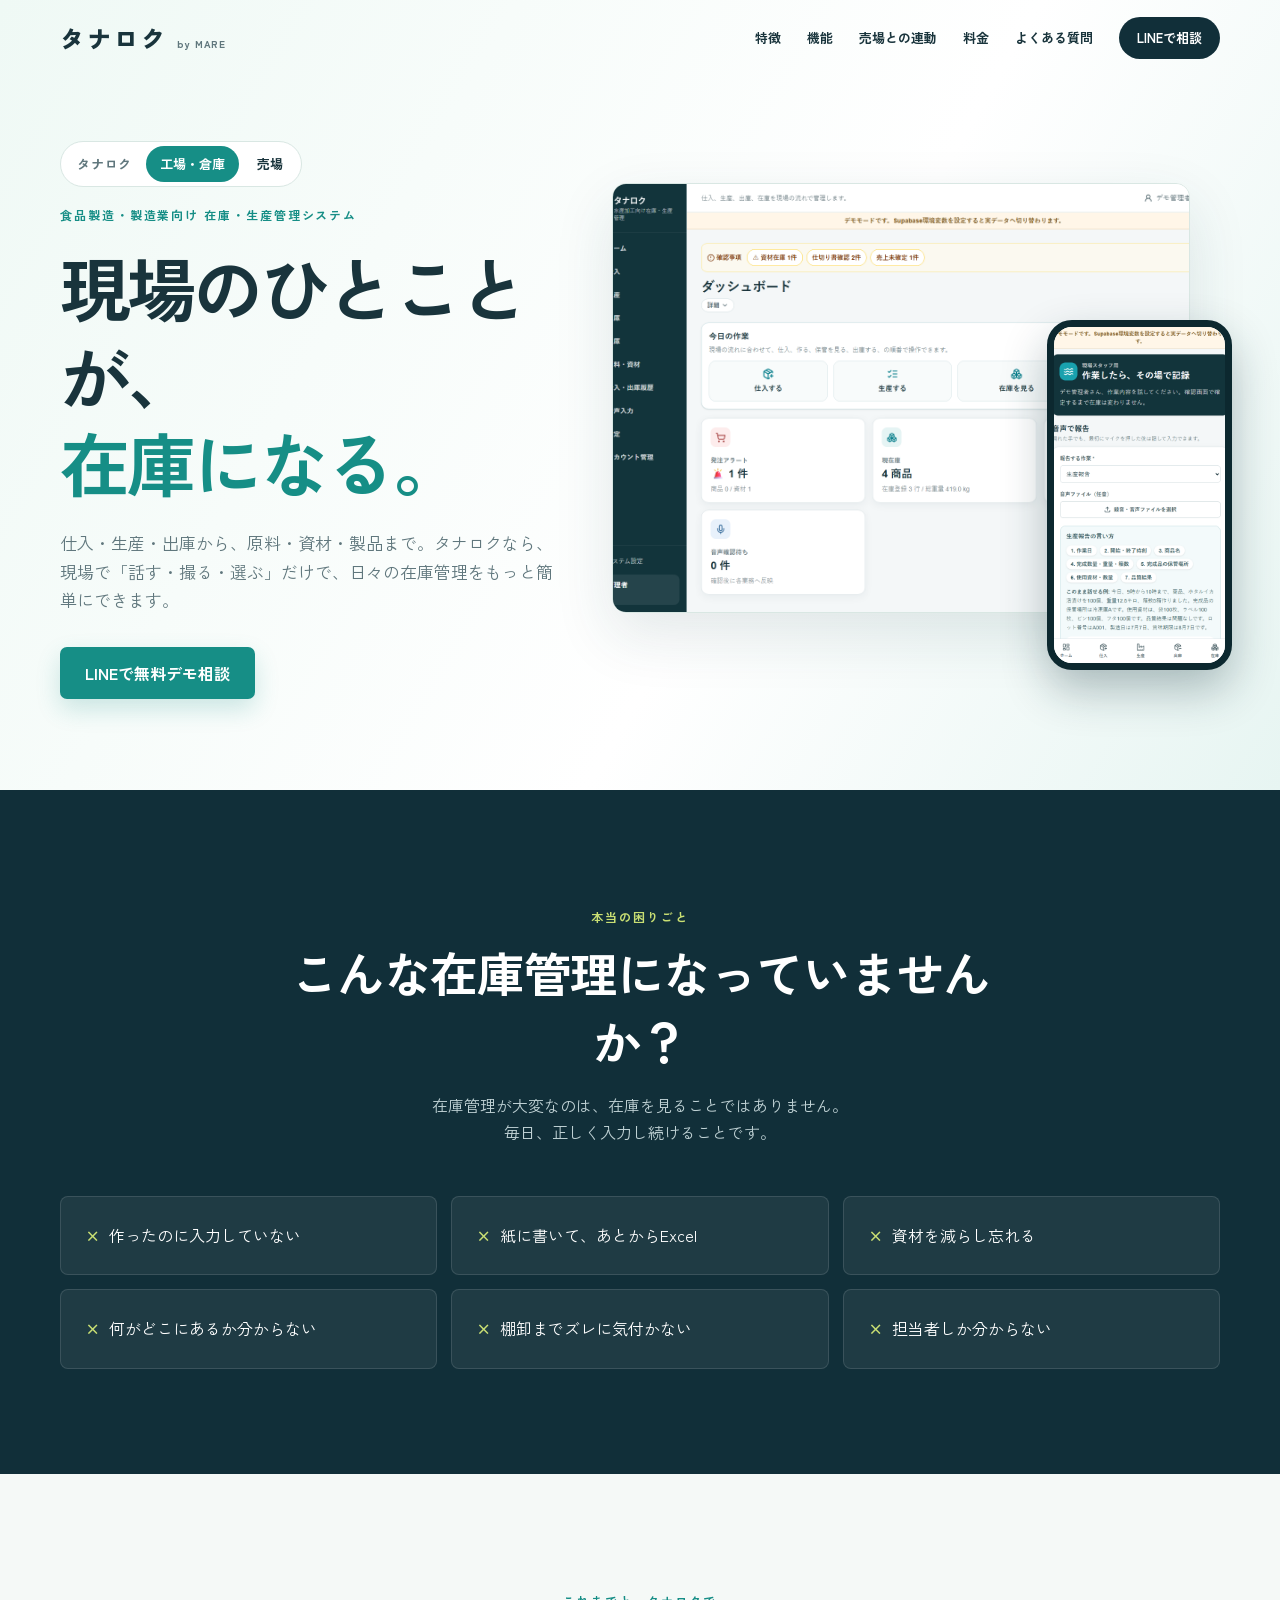
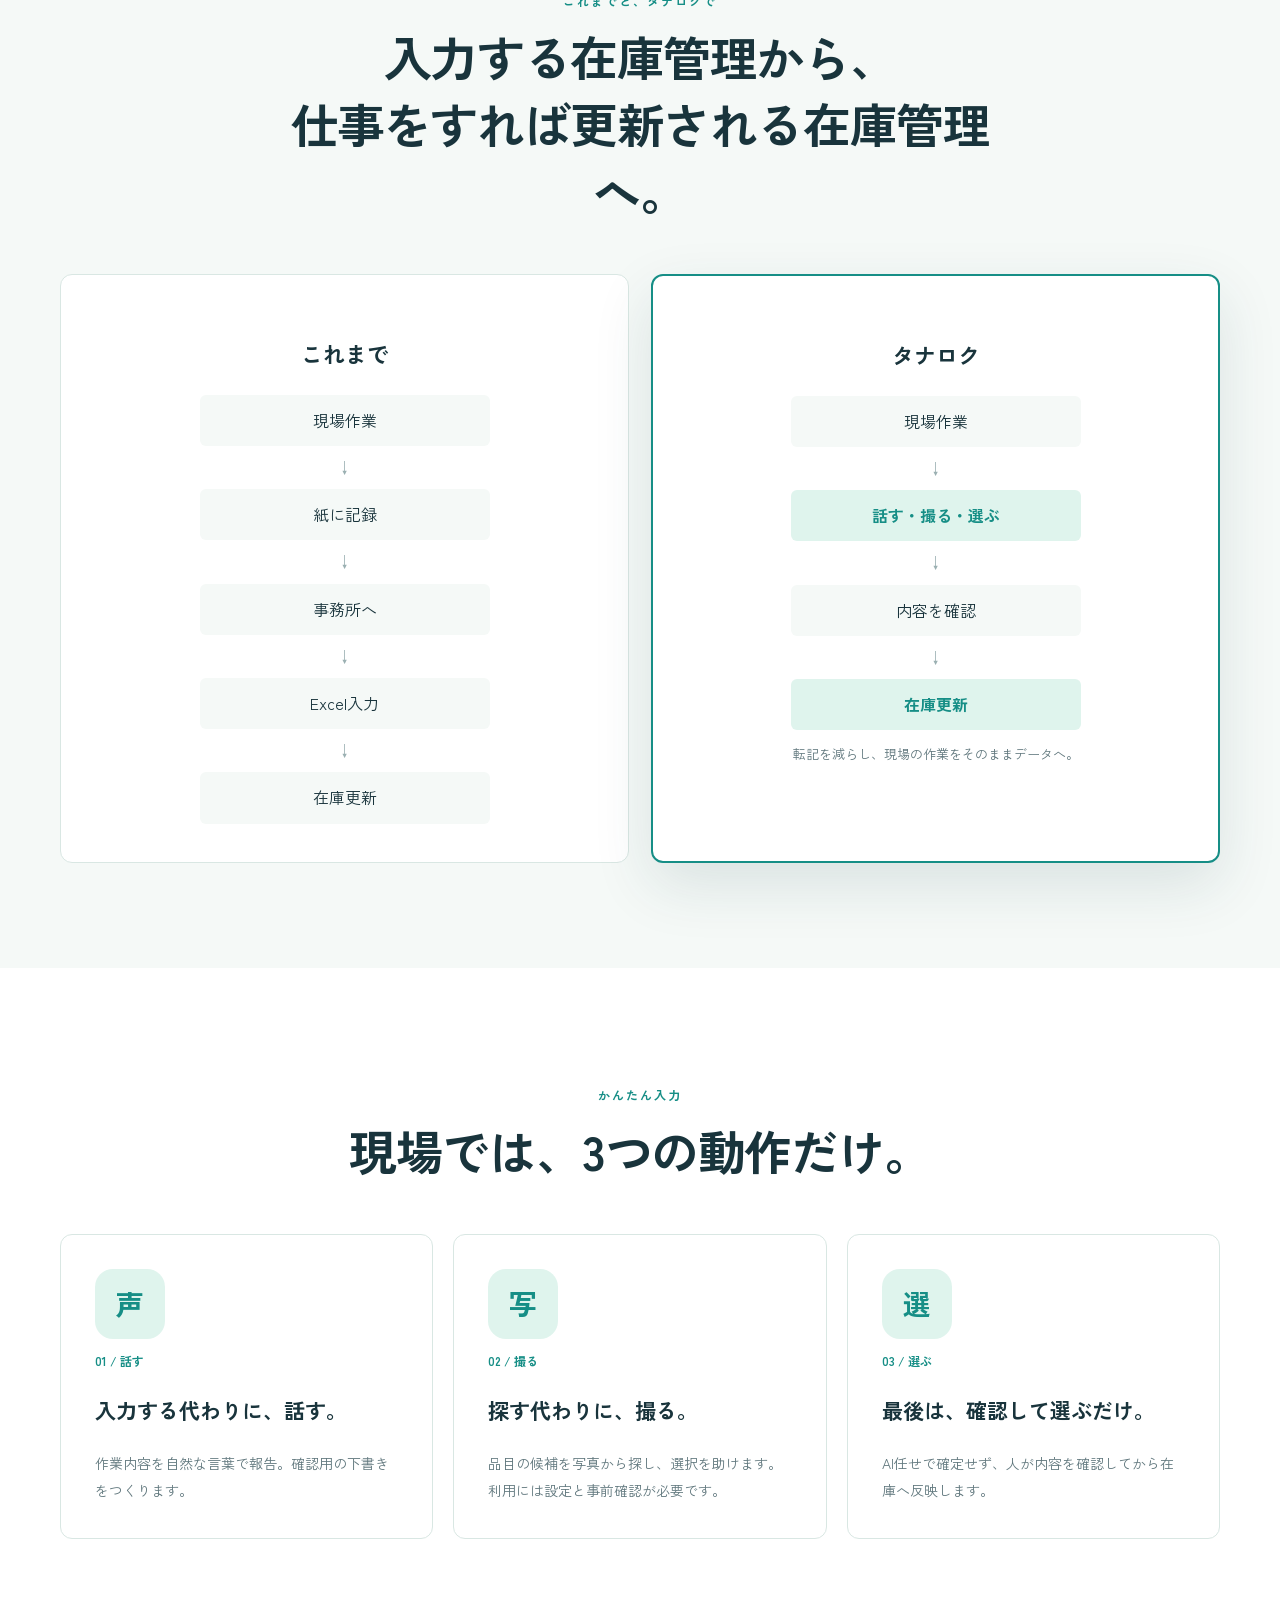
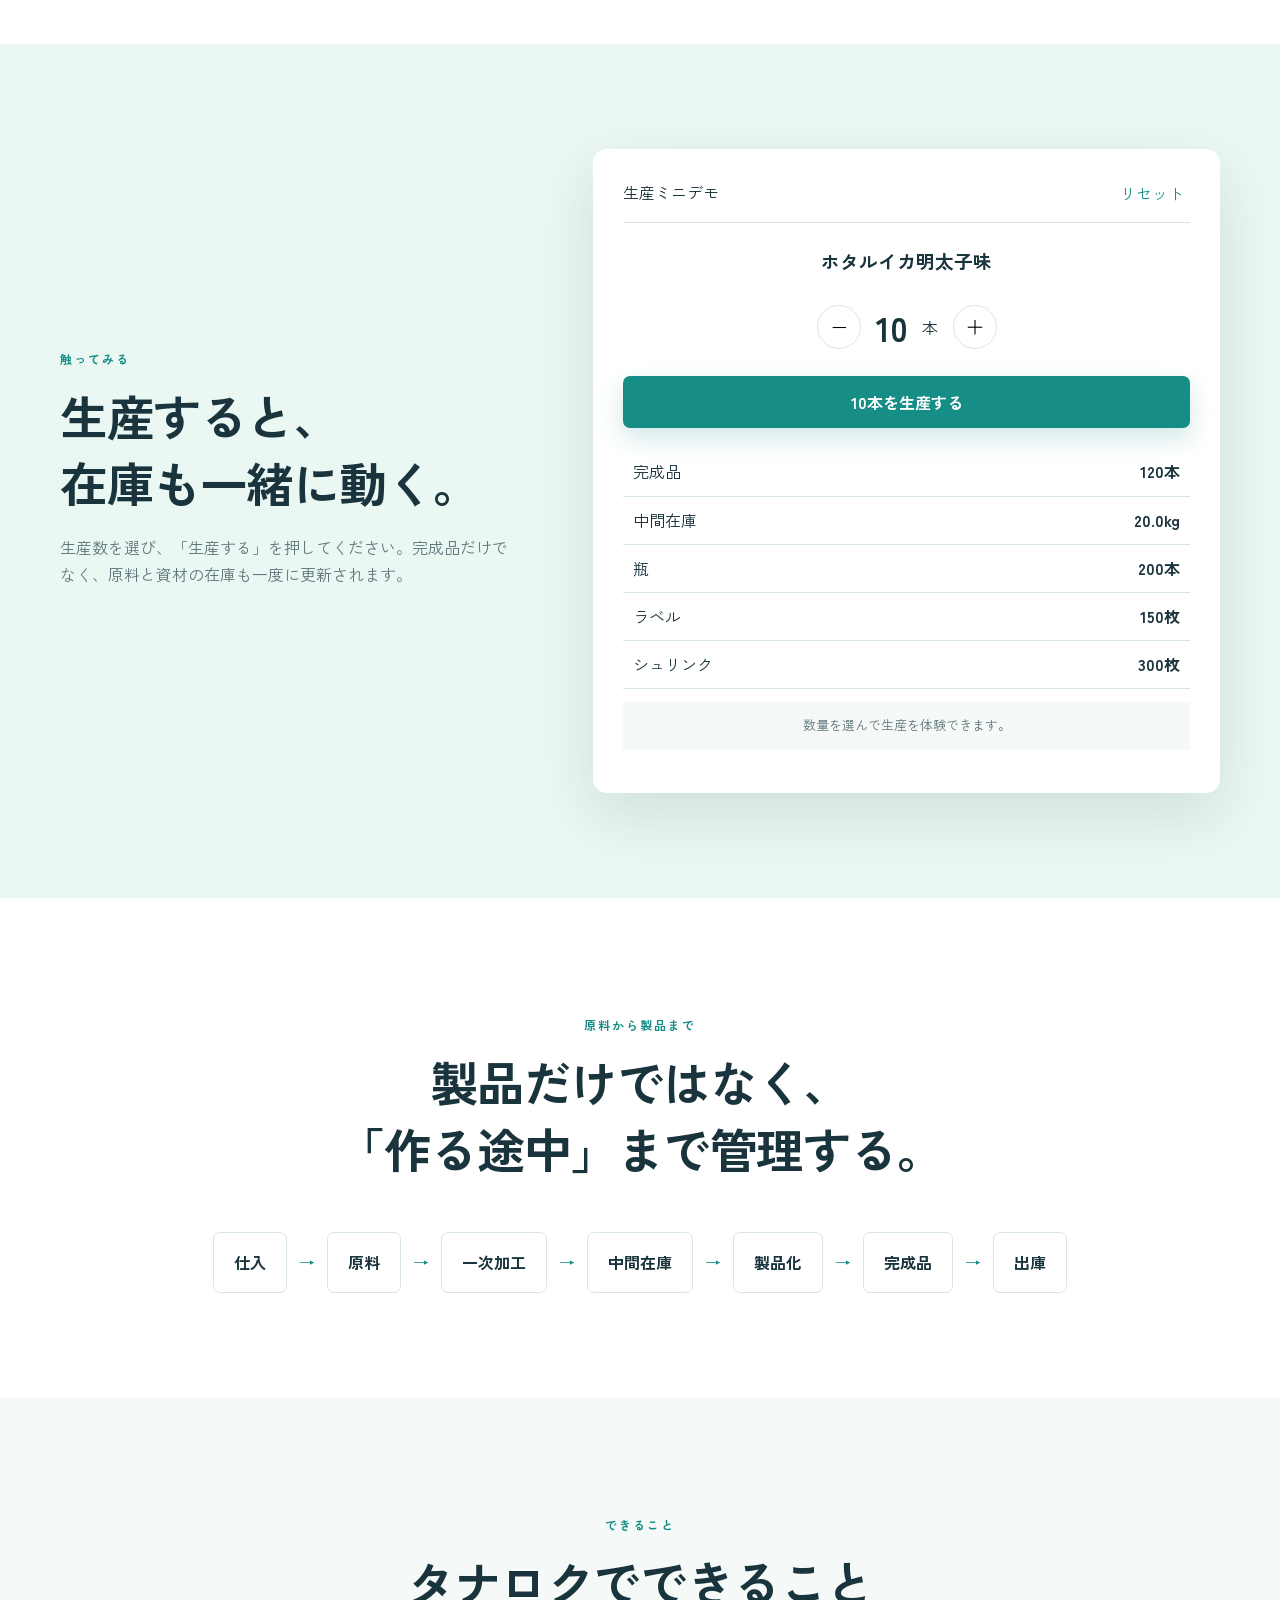
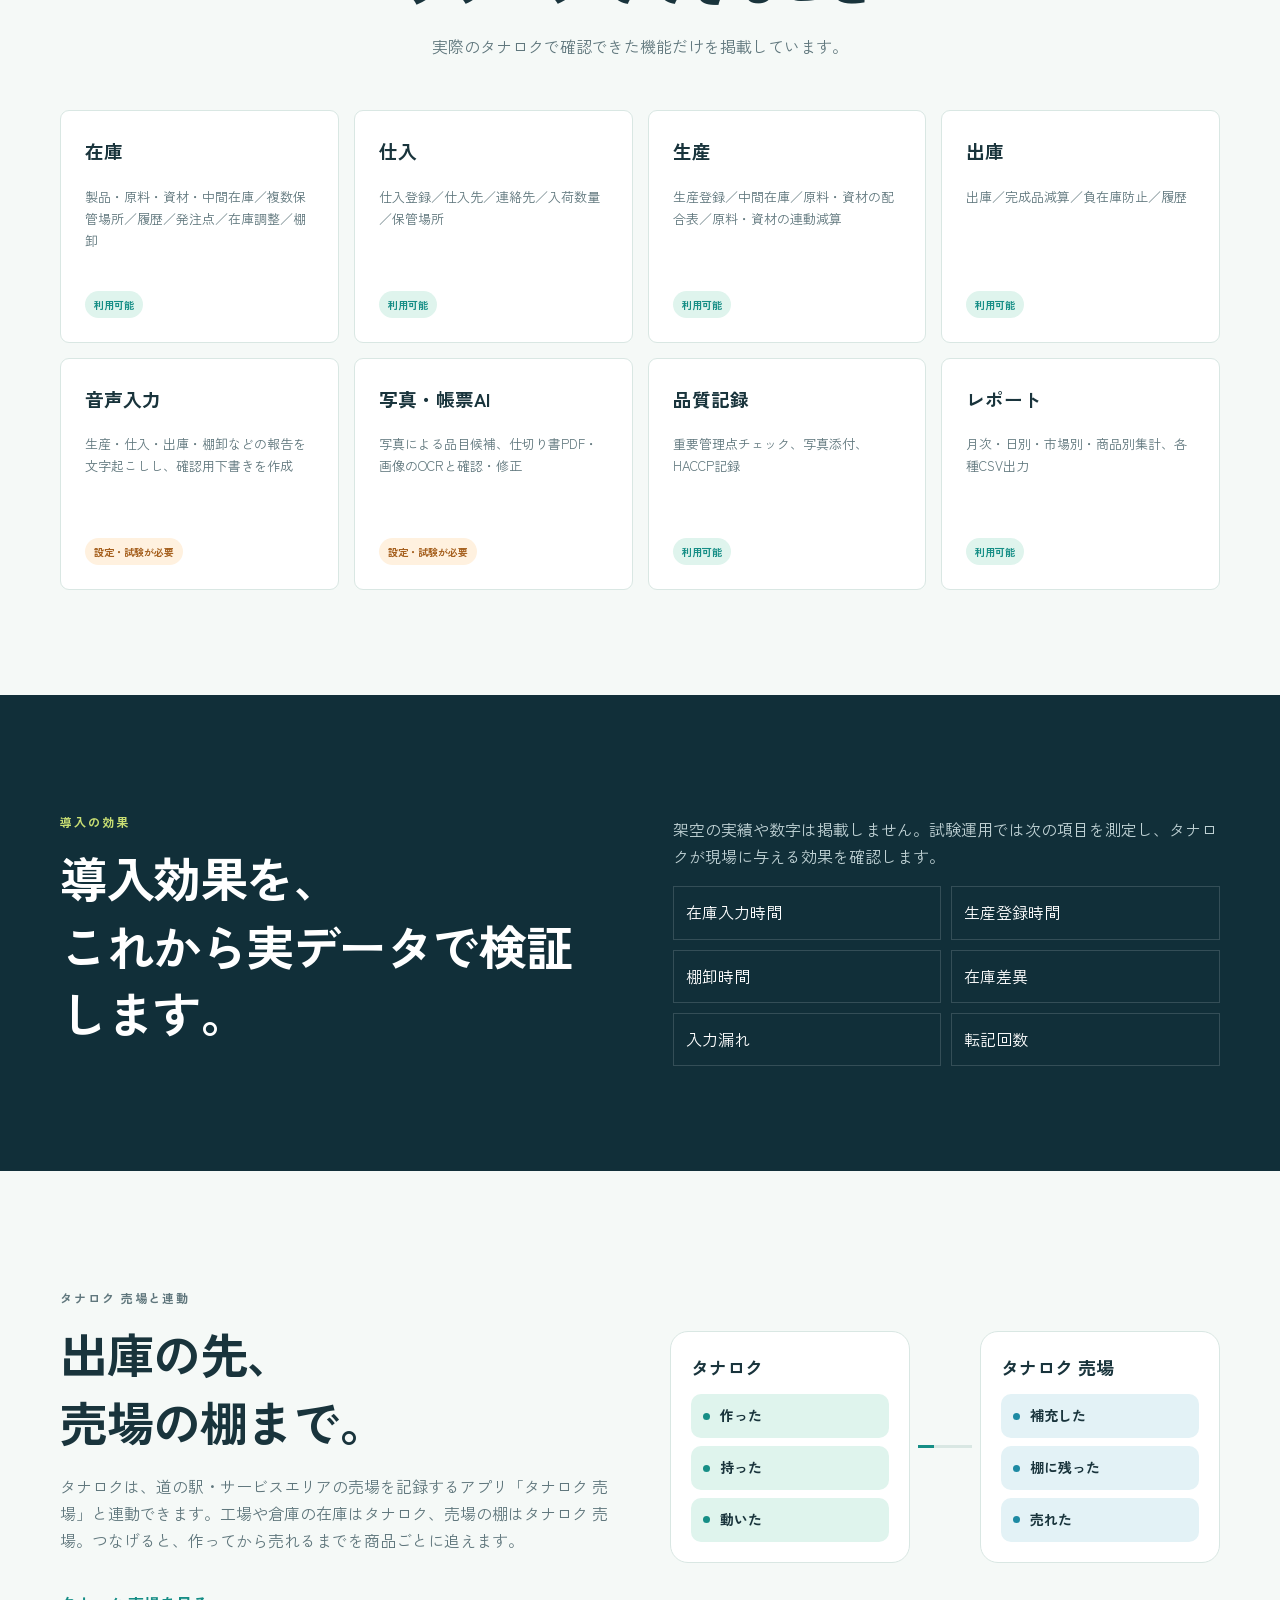
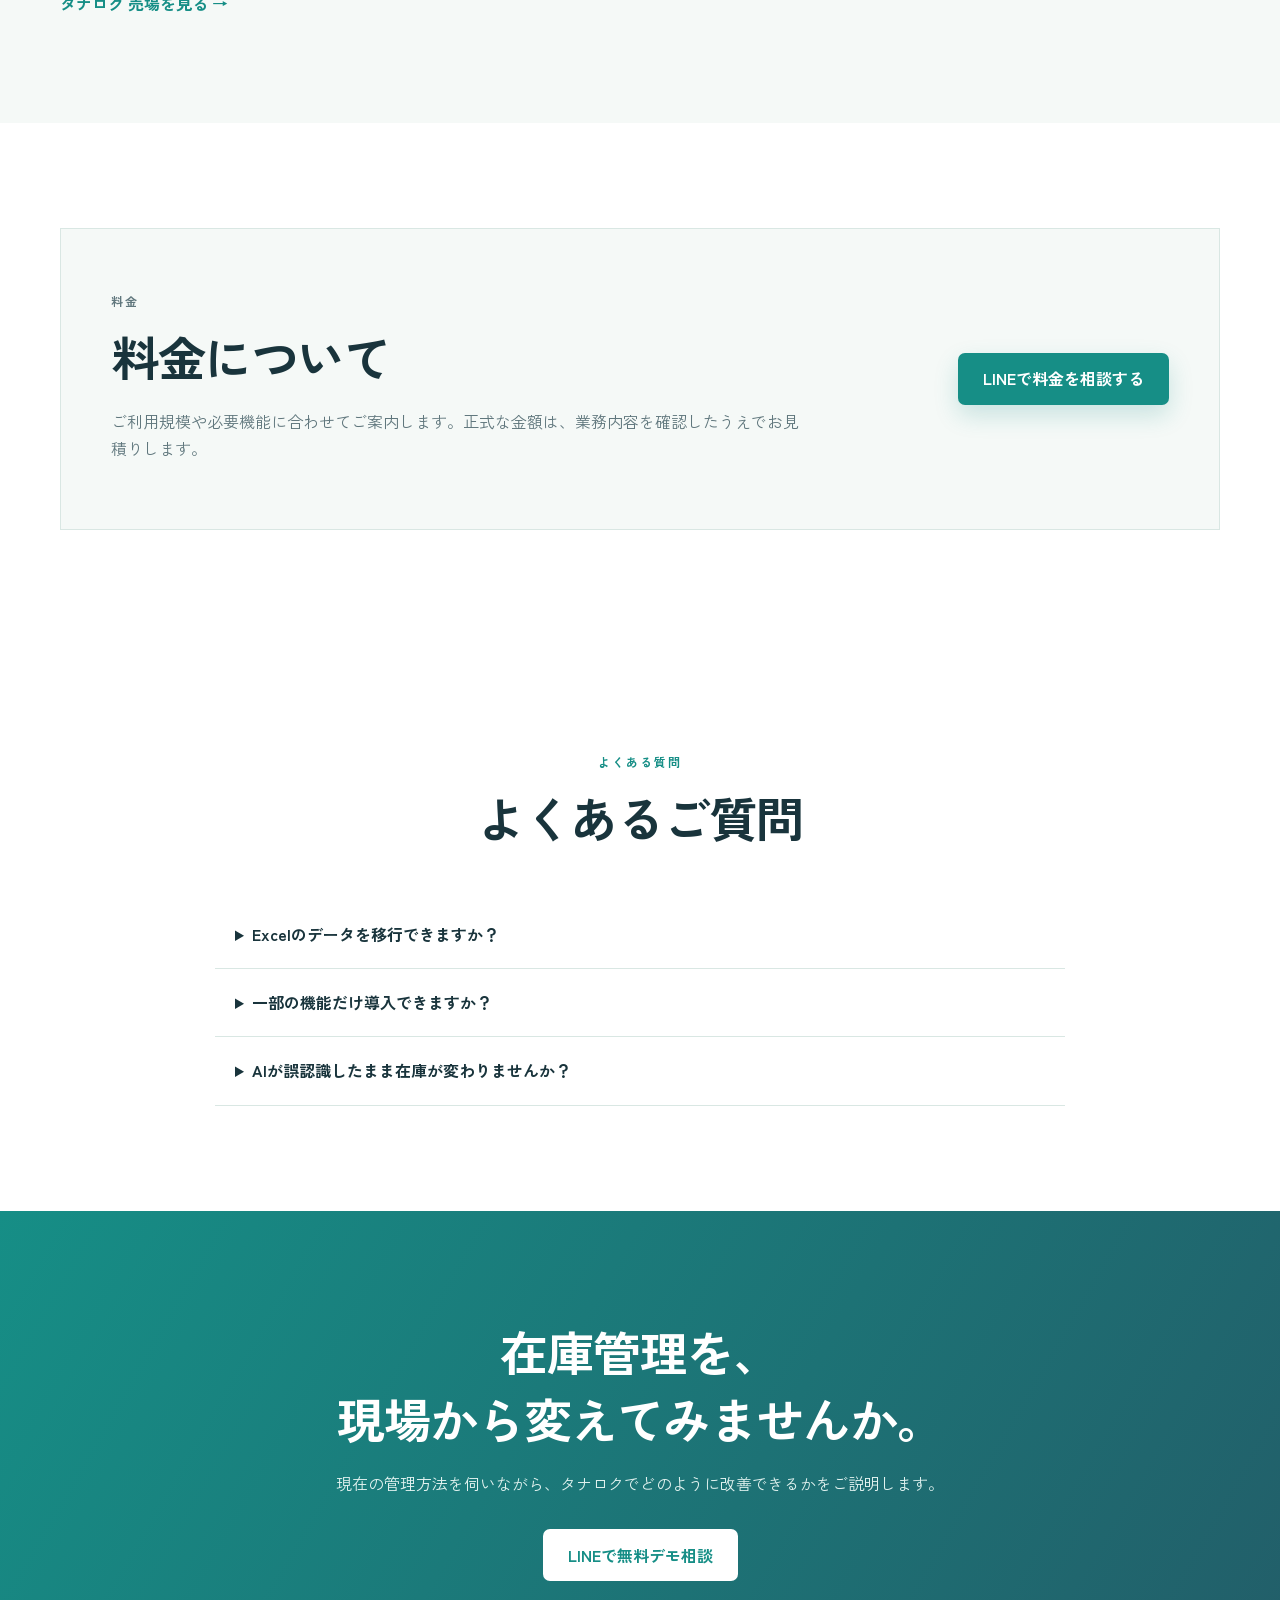
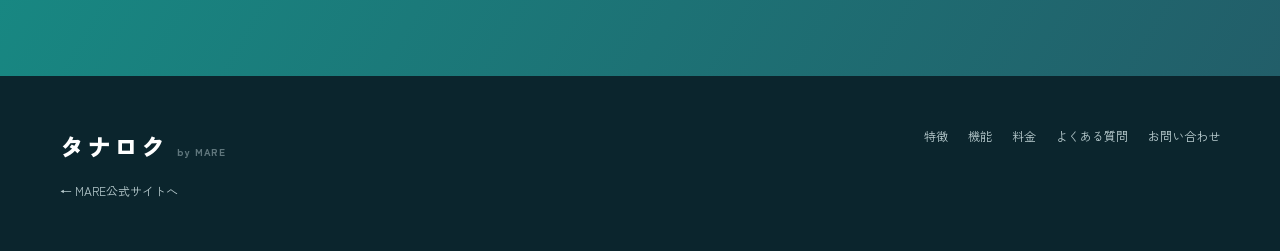
<file: tanaroku/index.html>
<!doctype html><html lang="ja"><head><meta charset="utf-8"><meta name="viewport" content="width=device-width,initial-scale=1"><title>タナロク｜製造現場の在庫管理をもっと簡単に</title><meta name="description" content="タナロクは、仕入・生産・出庫から原料・資材・中間在庫・完成品までをつなぐ、製造業向け在庫・生産管理システムです。"><meta property="og:type" content="website"><meta property="og:title" content="タナロク｜現場のひとことが、在庫になる。"><meta property="og:description" content="食品製造・水産加工の現場作業を在庫データにつなぐ、在庫・生産管理システム。"><meta property="og:url" content="https://mare-corp-hp.mare-corp-info.workers.dev/tanaroku/"><meta property="og:image" content="https://mare-corp-hp.mare-corp-info.workers.dev/assets/tanaroku-og.webp"><meta name="twitter:card" content="summary_large_image"><meta name="twitter:image" content="https://mare-corp-hp.mare-corp-info.workers.dev/assets/tanaroku-og.webp"><link rel="canonical" href="https://mare-corp-hp.mare-corp-info.workers.dev/tanaroku/"><link rel="preconnect" href="https://fonts.googleapis.com"><link rel="preconnect" href="https://fonts.gstatic.com" crossorigin><link href="https://fonts.googleapis.com/css2?family=Shippori+Mincho:wght@600&family=Zen+Kaku+Gothic+New:wght@400;500;600;700&display=swap" rel="stylesheet"><link rel="stylesheet" href="/assets/tanaroku.css"></head><body>
<a class="skip" href="#main">本文へ移動</a><header class="cx-header"><div class="cx-shell header-row"><a class="cx-logo" href="/tanaroku/">タナロク <small>by MARE</small></a><button class="cx-menu" aria-expanded="false" aria-controls="cx-nav">メニュー</button><nav id="cx-nav"><a href="#features">特徴</a><a href="#functions">機能</a><a href="#uriba-note">売場との連動</a><a href="#price">料金</a><a href="#faq">よくある質問</a><a class="pill" href="https://lin.ee/n3A1B0A" target="_blank" rel="noopener noreferrer">LINEで相談</a></nav></div></header>
<main id="main"><section class="cx-hero"><div class="cx-shell hero-grid"><div class="hero-text"><div class="tnk-switch" role="navigation" aria-label="タナロクの2つの製品"><span>タナロク</span><a href="/tanaroku/" aria-current="page">工場・倉庫</a><a href="/tanaroku/uriba/">売場</a></div><p class="cx-kicker">食品製造・製造業向け 在庫・生産管理システム</p><h1>現場のひとことが、<br><em>在庫になる。</em></h1><p class="hero-lead">仕入・生産・出庫から、原料・資材・製品まで。タナロクなら、現場で「話す・撮る・選ぶ」だけで、日々の在庫管理をもっと簡単にできます。</p><div class="cx-actions"><a class="cx-button primary" href="https://lin.ee/n3A1B0A" target="_blank" rel="noopener noreferrer">LINEで無料デモ相談</a></div></div>
<div class="devices has-real" aria-label="タナロクのパソコン画面とスマートフォン画面"><img class="real-desktop" src="/assets/tanaroku-dashboard.png" alt="タナロクの実際のダッシュボード画面" width="1440" height="960"><img class="real-phone" src="/assets/tanaroku-staff.png" alt="タナロクの実際の現場スタッフ用音声報告画面" width="500" height="900"><div class="desktop"><div class="desk-bar"><b>タナロク</b><span>業務ダッシュボード</span></div><div class="desk-body"><aside><span class="active">ホーム</span><span>商品在庫</span><span>生産</span><span>出庫</span><span>履歴</span></aside><div class="dash"><b>在庫の状況</b><div class="dash-cards"><span>完成品<strong data-hero-product>130</strong></span><span>中間在庫<strong data-hero-semi>18.2kg</strong></span><span>確認待ち<strong>0</strong></span></div><div class="stock-row">ホタルイカ明太子味 <b data-hero-change>+10</b></div><div class="stock-row">瓶・ラベル・シュリンク <b>各 −10</b></div></div></div></div><div class="phone"><span class="phone-label">音声で報告</span><button type="button" class="fake-mic" aria-label="ヒーローの疑似音声デモを再生">●</button><p data-hero-voice>タップして体験</p><small data-hero-status>音声は送信されません</small></div></div></div></section>
<section class="cx-section problems" id="features"><div class="cx-shell"><div class="cx-heading"><p class="cx-kicker">本当の困りごと</p><h2>こんな在庫管理に<br class="sp">なっていませんか？</h2><p>在庫管理が大変なのは、在庫を見ることではありません。<br>毎日、正しく入力し続けることです。</p></div><div class="problem-grid"><span>作ったのに入力していない</span><span>紙に書いて、あとからExcel</span><span>資材を減らし忘れる</span><span>何がどこにあるか分からない</span><span>棚卸までズレに気付かない</span><span>担当者しか分からない</span></div></div></section>
<section class="cx-section compare"><div class="cx-shell"><div class="cx-heading"><p class="cx-kicker">これまでと、タナロクで</p><h2>入力する在庫管理から、<br>仕事をすれば更新される在庫管理へ。</h2></div><div class="compare-grid"><article class="before"><h3>これまで</h3><div class="flow"><span>現場作業</span><i>↓</i><span>紙に記録</span><i>↓</i><span>事務所へ</span><i>↓</i><span>Excel入力</span><i>↓</i><span>在庫更新</span></div></article><article class="after"><h3>タナロク</h3><div class="flow"><span>現場作業</span><i>↓</i><strong>話す・撮る・選ぶ</strong><i>↓</i><span>内容を確認</span><i>↓</i><strong>在庫更新</strong></div><p>転記を減らし、現場の作業をそのままデータへ。</p></article></div></div></section>
<section class="cx-section three"><div class="cx-shell"><div class="cx-heading"><p class="cx-kicker">かんたん入力</p><h2>現場では、3つの動作だけ。</h2></div><div class="three-grid"><article><div class="big-icon">声</div><p>01 / 話す</p><h3>入力する代わりに、話す。</h3><span>作業内容を自然な言葉で報告。確認用の下書きをつくります。</span></article><article><div class="big-icon">写</div><p>02 / 撮る</p><h3>探す代わりに、撮る。</h3><span>品目の候補を写真から探し、選択を助けます。利用には設定と事前確認が必要です。</span></article><article><div class="big-icon">選</div><p>03 / 選ぶ</p><h3>最後は、確認して選ぶだけ。</h3><span>AI任せで確定せず、人が内容を確認してから在庫へ反映します。</span></article></div></div></section>
<section class="cx-section live-demo" id="mini-demo"><div class="cx-shell demo-layout"><div><p class="cx-kicker">触ってみる</p><h2>生産すると、<br>在庫も一緒に動く。</h2><p>生産数を選び、「生産する」を押してください。完成品だけでなく、原料と資材の在庫も一度に更新されます。</p></div><div class="demo-panel" data-mini-demo><div class="demo-head"><span>生産ミニデモ</span><button type="button" data-mini-reset>リセット</button></div><h3>ホタルイカ明太子味</h3><div class="counter"><button type="button" data-mini-minus aria-label="生産数を減らす">−</button><strong data-mini-qty>10</strong><span>本</span><button type="button" data-mini-plus aria-label="生産数を増やす">＋</button></div><button class="cx-button primary wide" type="button" data-mini-run>10本を生産する</button><div class="inventory"><div><span>完成品</span><b data-stock="product">120本</b></div><div><span>中間在庫</span><b data-stock="semi">20.0kg</b></div><div><span>瓶</span><b data-stock="bottle">200本</b></div><div><span>ラベル</span><b data-stock="label">150枚</b></div><div><span>シュリンク</span><b data-stock="shrink">300枚</b></div></div><p class="demo-result" aria-live="polite" data-mini-result>数量を選んで生産を体験できます。</p></div></div></section>
<section class="cx-section process"><div class="cx-shell"><div class="cx-heading"><p class="cx-kicker">原料から製品まで</p><h2>製品だけではなく、<br>「作る途中」まで管理する。</h2></div><div class="process-flow"><span>仕入</span><i>→</i><span>原料</span><i>→</i><span>一次加工</span><i>→</i><span>中間在庫</span><i>→</i><span>製品化</span><i>→</i><span>完成品</span><i>→</i><span>出庫</span></div></div></section>
<section class="cx-section functions" id="functions"><div class="cx-shell"><div class="cx-heading"><p class="cx-kicker">できること</p><h2>タナロクでできること</h2><p>実際のタナロクで確認できた機能だけを掲載しています。</p></div><div class="function-grid"><article><h3>在庫</h3><p>製品・原料・資材・中間在庫／複数保管場所／履歴／発注点／在庫調整／棚卸</p><span class="status available">利用可能</span></article><article><h3>仕入</h3><p>仕入登録／仕入先／連絡先／入荷数量／保管場所</p><span class="status available">利用可能</span></article><article><h3>生産</h3><p>生産登録／中間在庫／原料・資材の配合表／原料・資材の連動減算</p><span class="status available">利用可能</span></article><article><h3>出庫</h3><p>出庫／完成品減算／負在庫防止／履歴</p><span class="status available">利用可能</span></article><article><h3>音声入力</h3><p>生産・仕入・出庫・棚卸などの報告を文字起こしし、確認用下書きを作成</p><span class="status setup">設定・試験が必要</span></article><article><h3>写真・帳票AI</h3><p>写真による品目候補、仕切り書PDF・画像のOCRと確認・修正</p><span class="status setup">設定・試験が必要</span></article><article><h3>品質記録</h3><p>重要管理点チェック、写真添付、HACCP記録</p><span class="status available">利用可能</span></article><article><h3>レポート</h3><p>月次・日別・市場別・商品別集計、各種CSV出力</p><span class="status available">利用可能</span></article></div></div></section>
<section class="cx-section evidence"><div class="cx-shell evidence-grid"><div><p class="cx-kicker">導入の効果</p><h2>導入効果を、<br>これから実データで検証します。</h2></div><div><p>架空の実績や数字は掲載しません。試験運用では次の項目を測定し、タナロクが現場に与える効果を確認します。</p><div class="metric-list"><span>在庫入力時間</span><span>生産登録時間</span><span>棚卸時間</span><span>在庫差異</span><span>入力漏れ</span><span>転記回数</span></div></div></div></section>
<section class="cx-section link-uriba" id="uriba-note"><div class="cx-shell link-grid"><div><p class="cx-kicker">タナロク 売場と連動</p><h2>出庫の先、<br>売場の棚まで。</h2><p>タナロクは、道の駅・サービスエリアの売場を記録するアプリ「タナロク 売場」と連動できます。工場や倉庫の在庫はタナロク、売場の棚はタナロク 売場。つなげると、作ってから売れるまでを商品ごとに追えます。</p><a class="text-link" href="/tanaroku/uriba/">タナロク 売場を見る →</a></div><div class="link-chain" aria-label="タナロクの生産・在庫・出庫から、タナロク 売場の補充・販売へつながる流れ"><div class="lc-col"><b>タナロク</b><span>作った</span><span>持った</span><span>動いた</span></div><div class="lc-pipe" aria-hidden="true"><i></i><i></i><i></i></div><div class="lc-col us"><b>タナロク 売場</b><span>補充した</span><span>棚に残った</span><span>売れた</span></div></div></div></section>
<section class="cx-section price" id="price"><div class="cx-shell price-box"><div><p class="cx-kicker">料金</p><h2>料金について</h2><p>ご利用規模や必要機能に合わせてご案内します。正式な金額は、業務内容を確認したうえでお見積りします。</p></div><a class="cx-button primary" href="https://lin.ee/n3A1B0A" target="_blank" rel="noopener noreferrer">LINEで料金を相談する</a></div></section>
<section class="cx-section faq" id="faq"><div class="cx-shell"><div class="cx-heading"><p class="cx-kicker">よくある質問</p><h2>よくあるご質問</h2></div><div class="faq-list"><details><summary>Excelのデータを移行できますか？</summary><p>商品、保管場所、仕入先、資材、BOM、初期在庫などはCSV取り込みに対応しています。実データを確認して移行方法をご案内します。</p></details><details><summary>一部の機能だけ導入できますか？</summary><p>はい。在庫・生産など課題の大きい範囲から段階的に始められます。</p></details><details><summary>AIが誤認識したまま在庫が変わりませんか？</summary><p>音声・写真・帳票AIは確認用の候補や下書きを作ります。人が内容を確認してから登録する設計です。</p></details></div></div></section>
<section class="cx-final" id="contact"><div class="cx-shell"><h2>在庫管理を、<br>現場から変えてみませんか。</h2><p>現在の管理方法を伺いながら、タナロクでどのように改善できるかをご説明します。</p><div class="cx-actions"><a class="cx-button light" href="https://lin.ee/n3A1B0A" target="_blank" rel="noopener noreferrer">LINEで無料デモ相談</a></div></div></section></main>
<footer class="cx-footer"><div class="cx-shell footer-row"><div><a class="cx-logo" href="/tanaroku/">タナロク <small>by MARE</small></a><a class="back-mare" href="/">← MARE公式サイトへ</a></div><nav><a href="#features">特徴</a><a href="#functions">機能</a><a href="#price">料金</a><a href="#faq">よくある質問</a><a href="#contact">お問い合わせ</a></nav></div></footer><script src="/assets/tanaroku.js" defer></script></body></html>
</file>
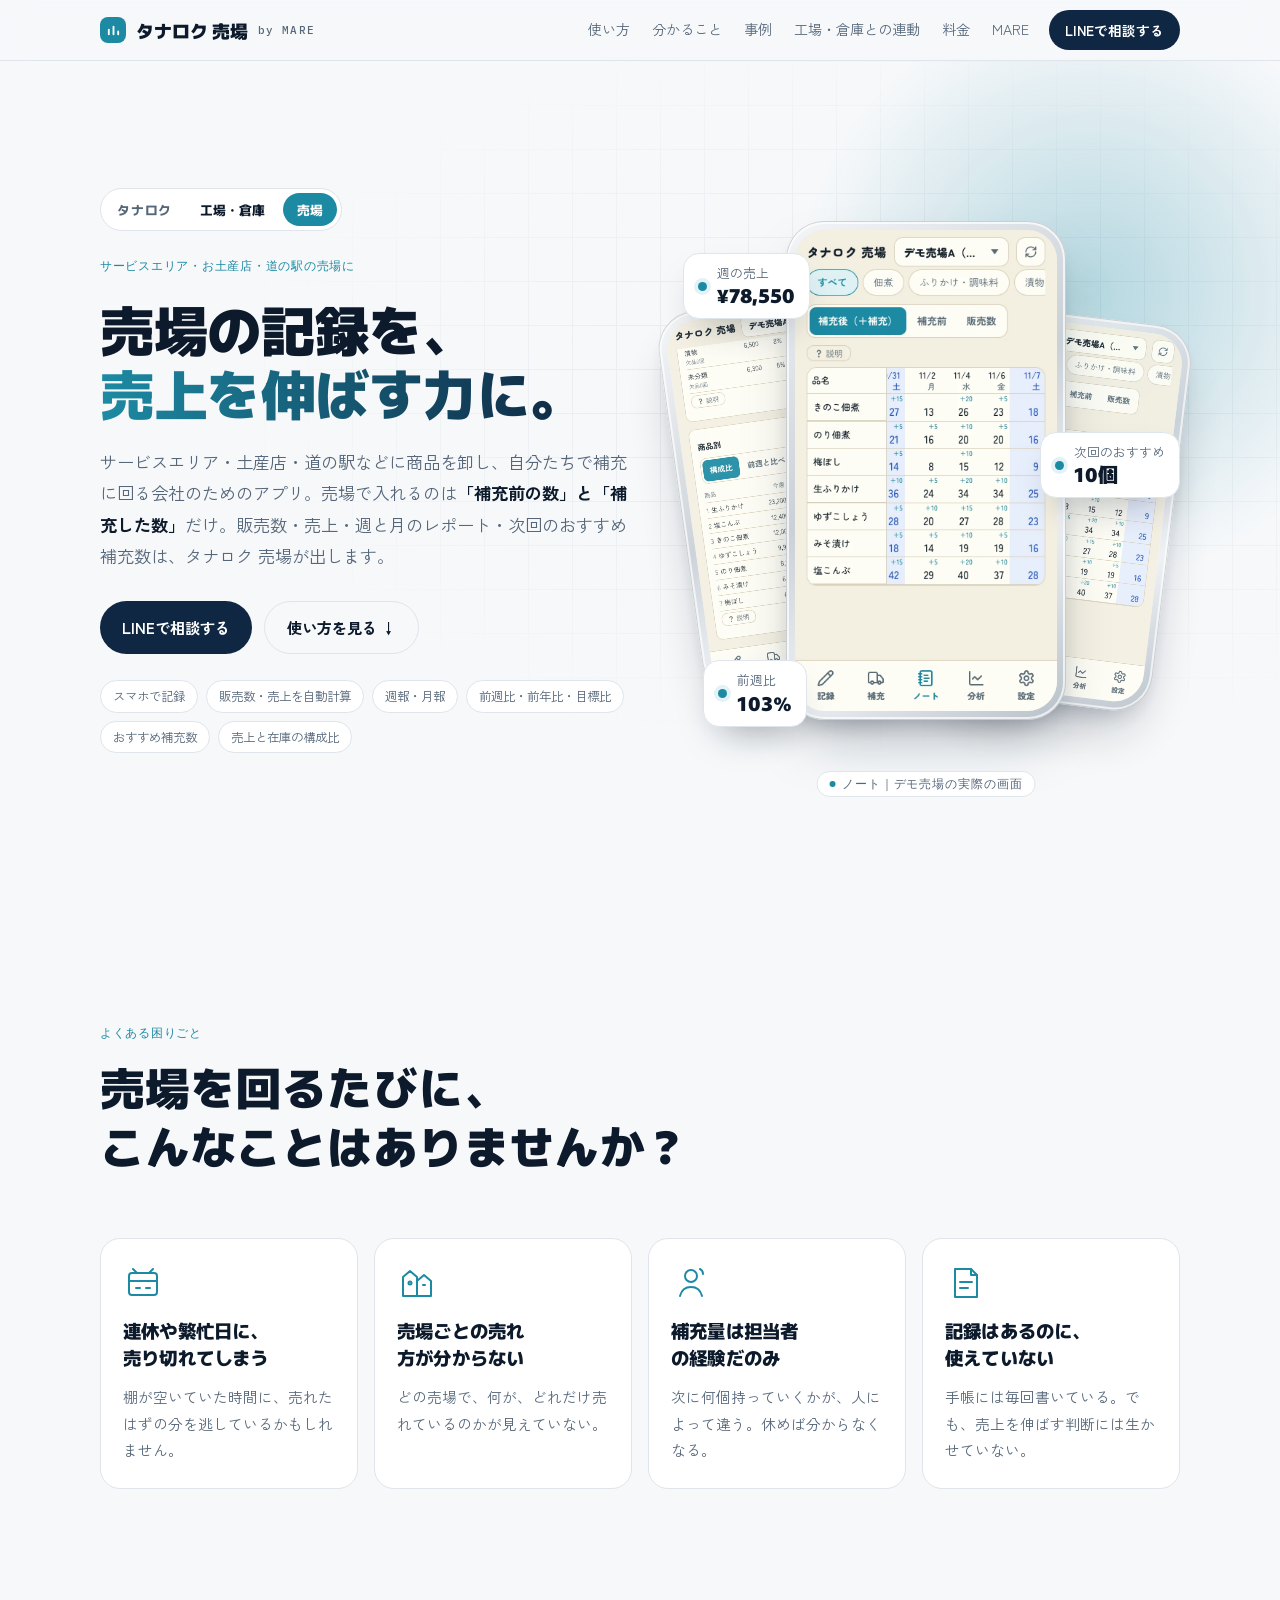
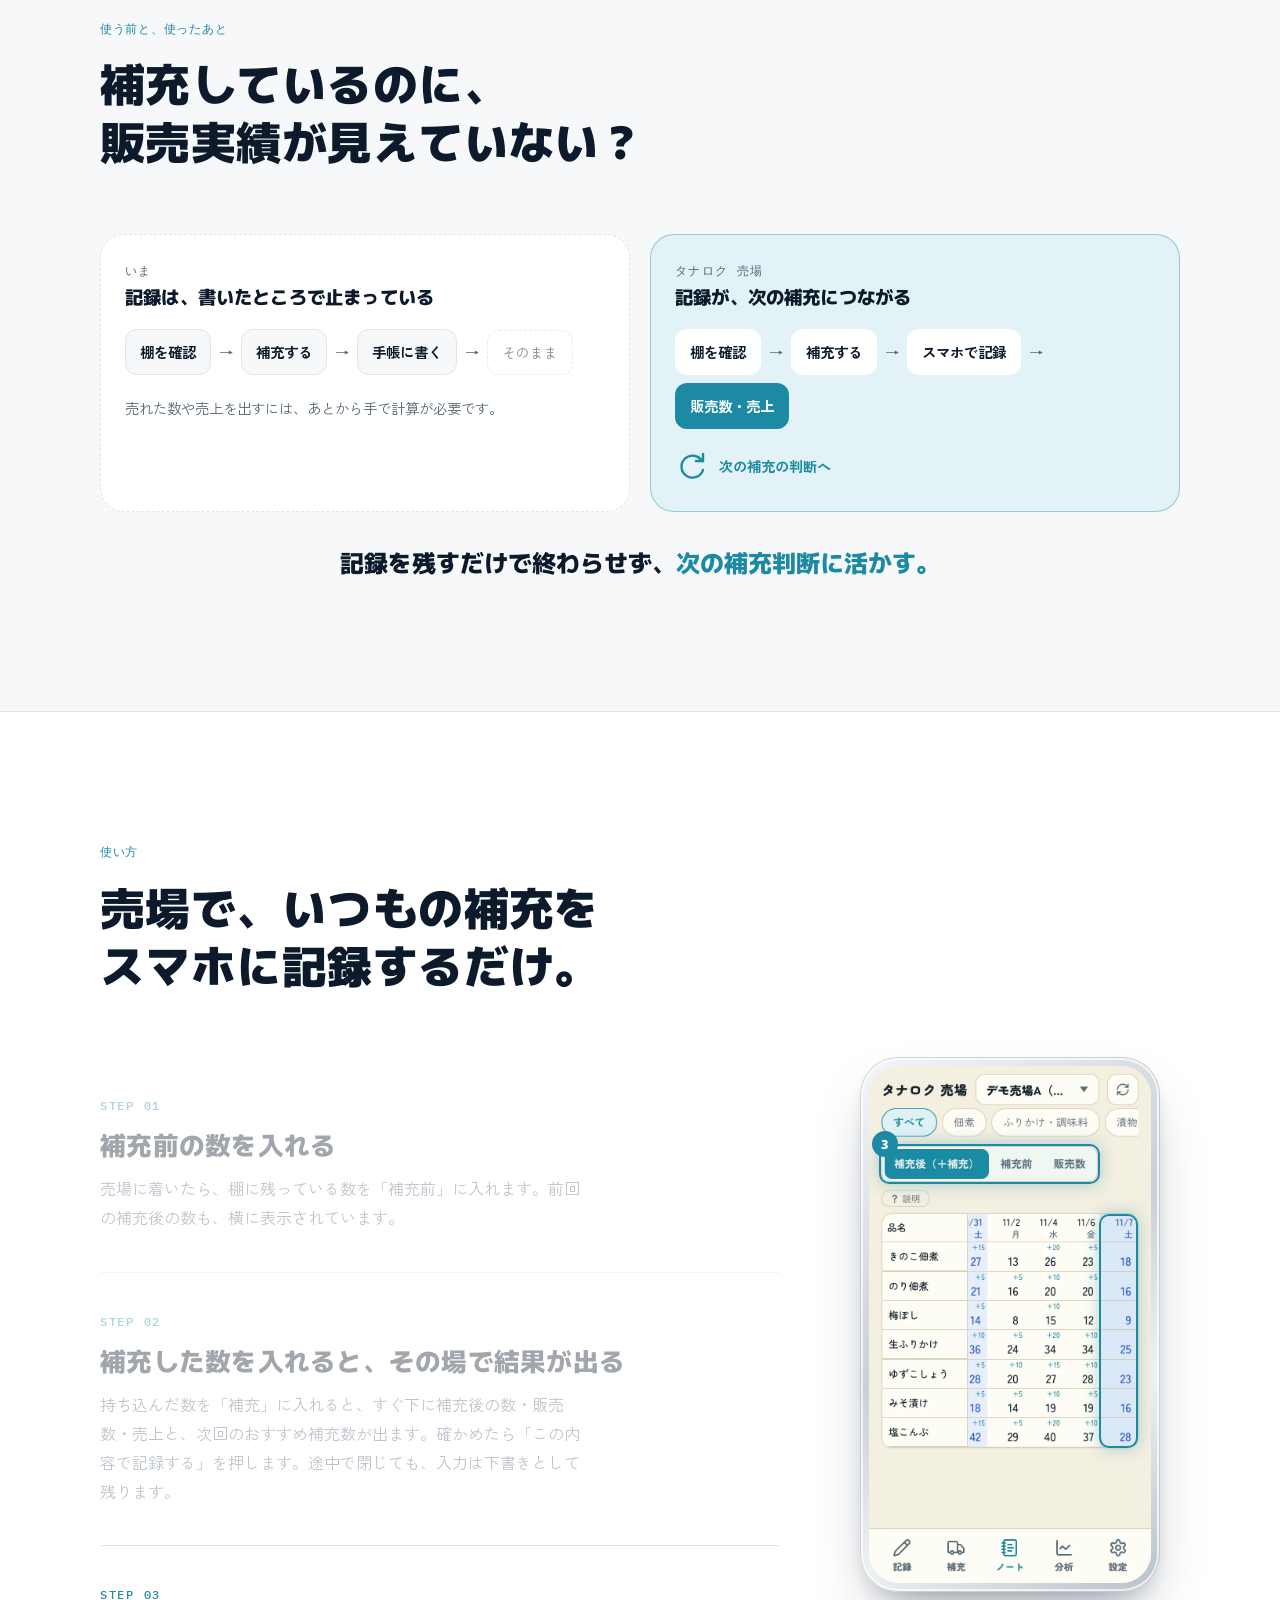
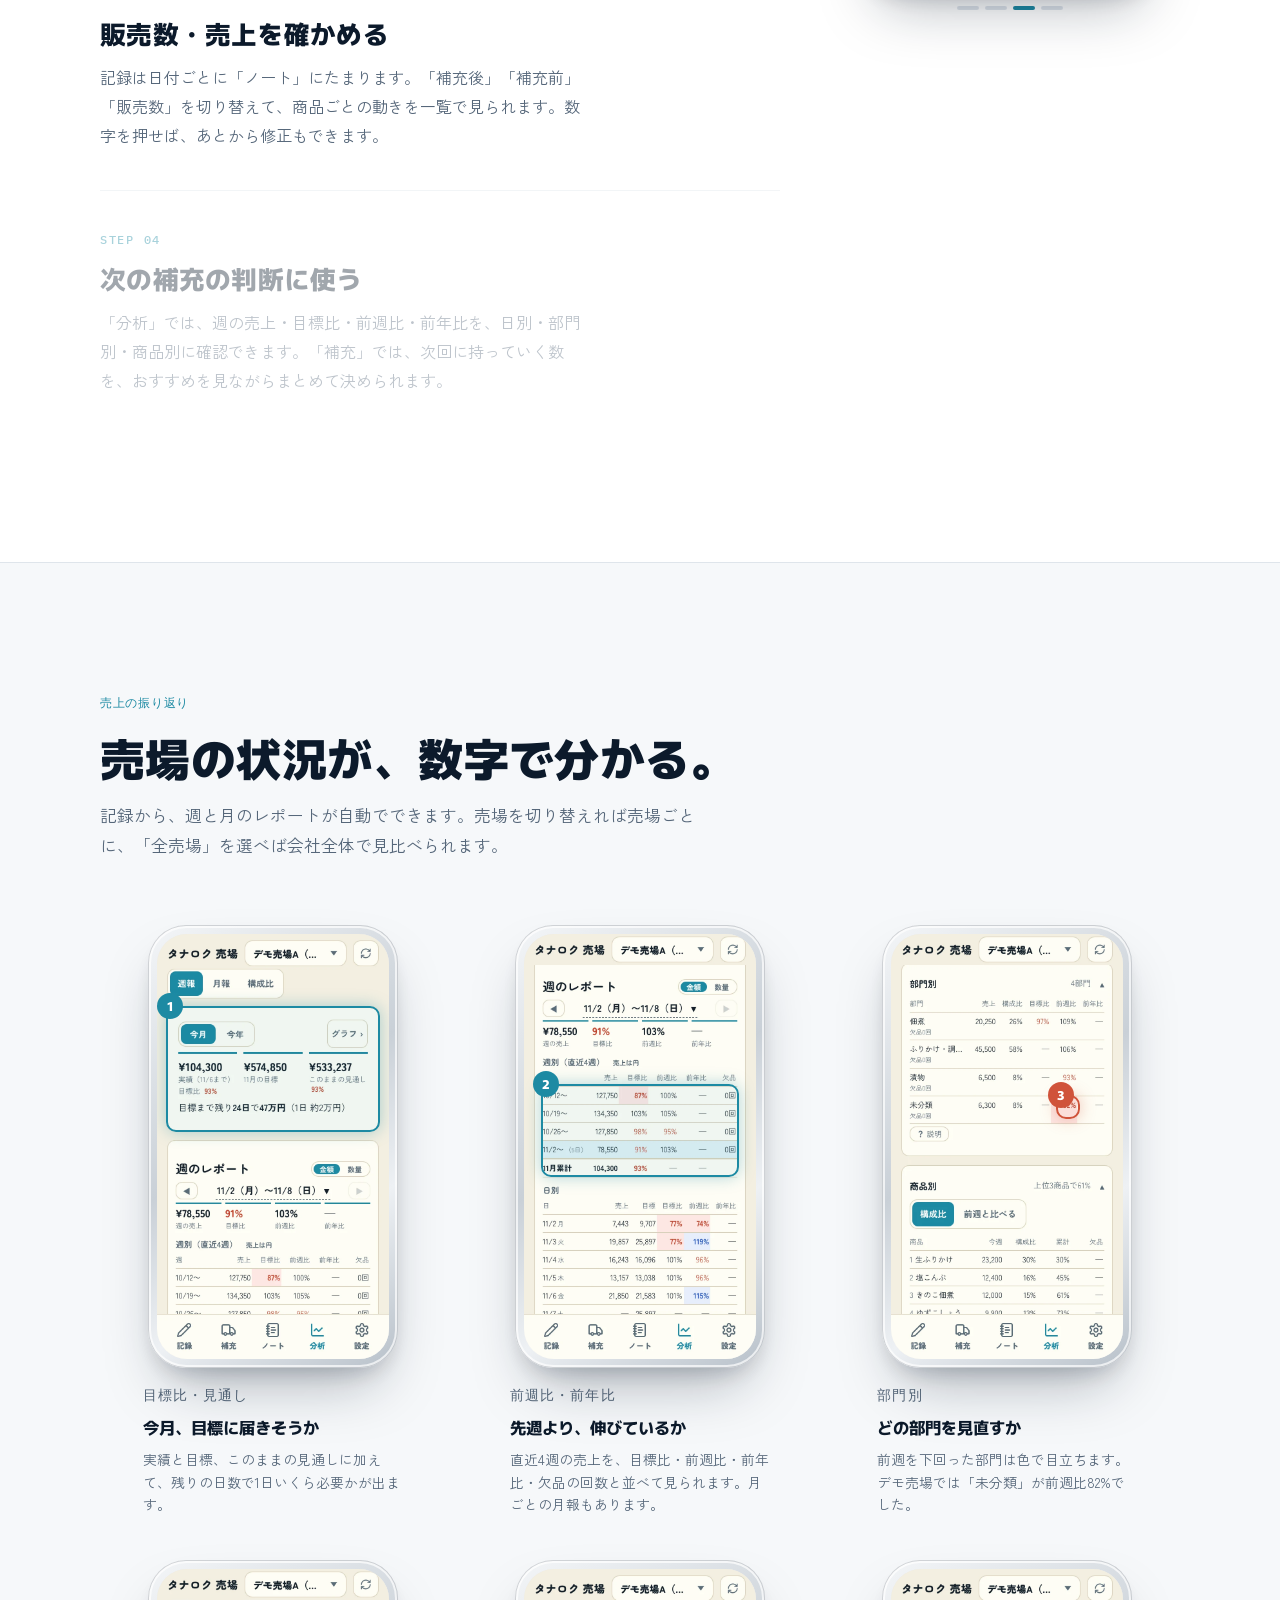
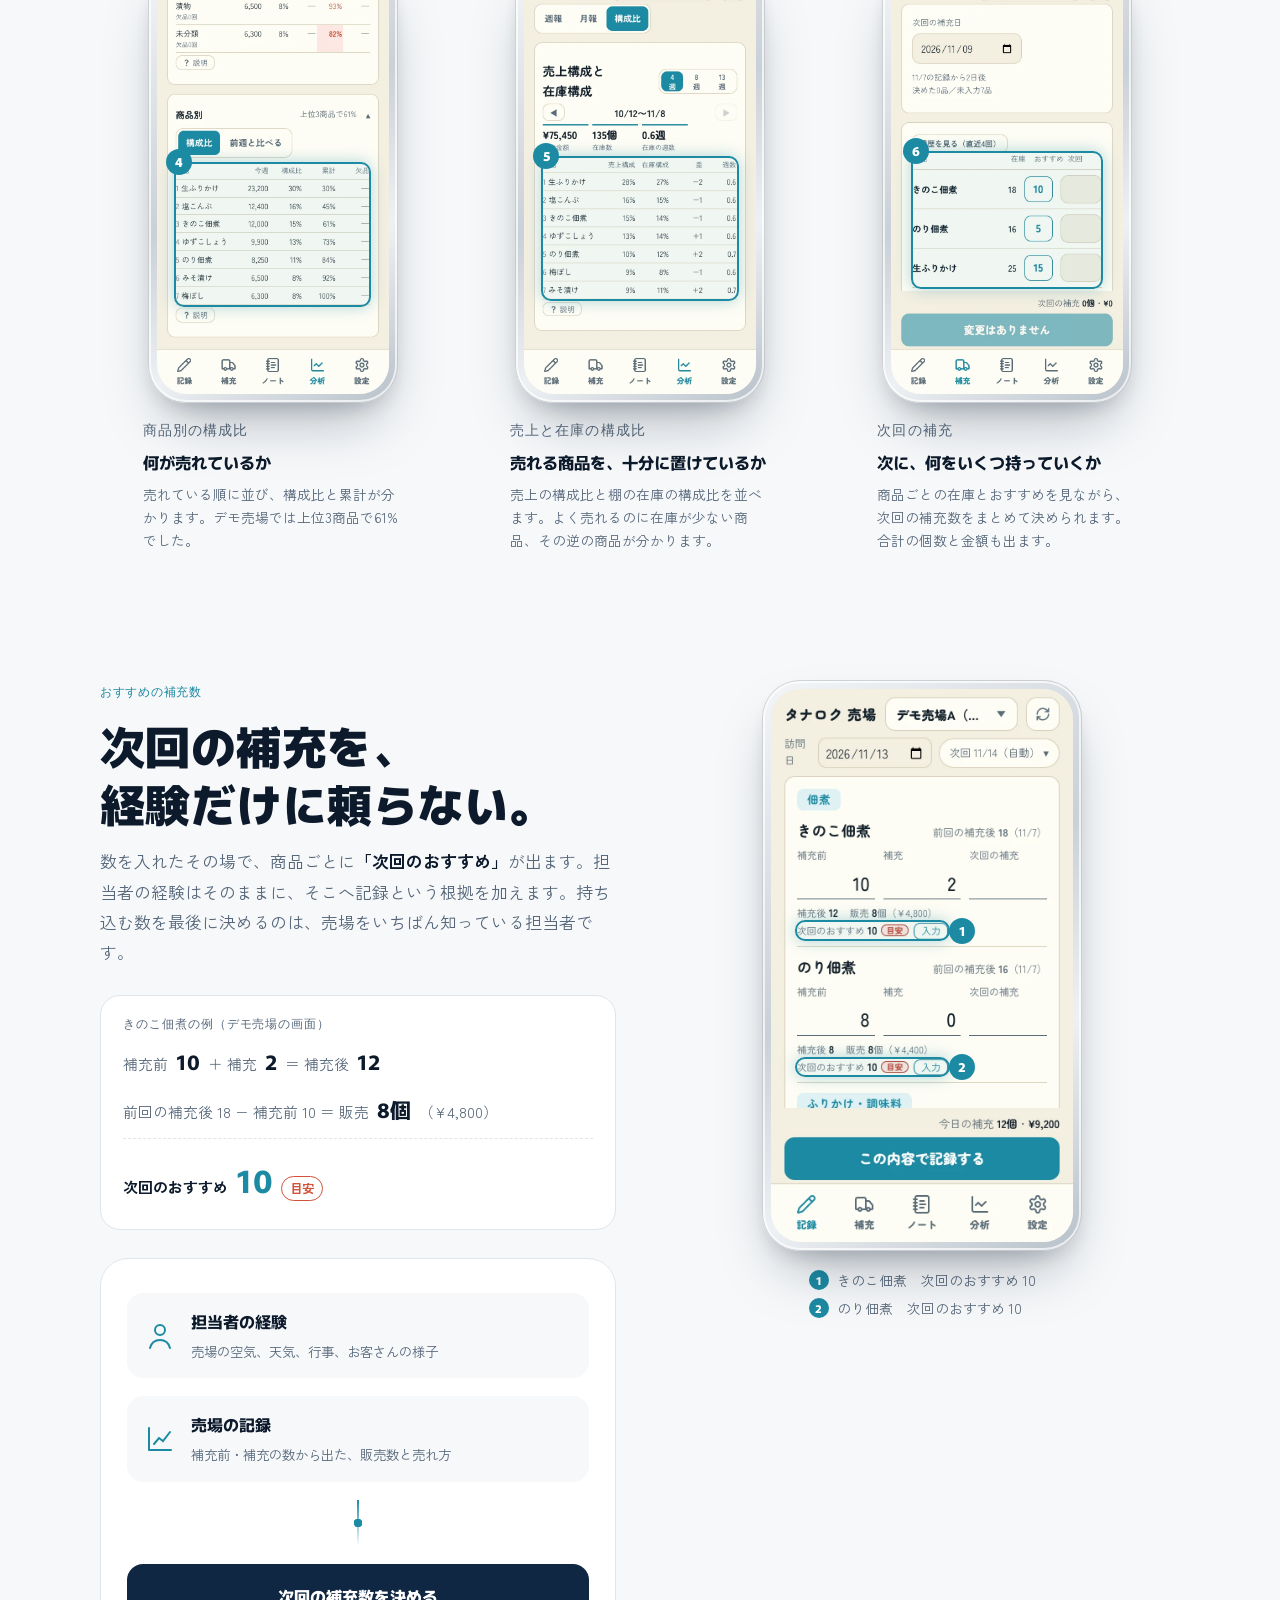
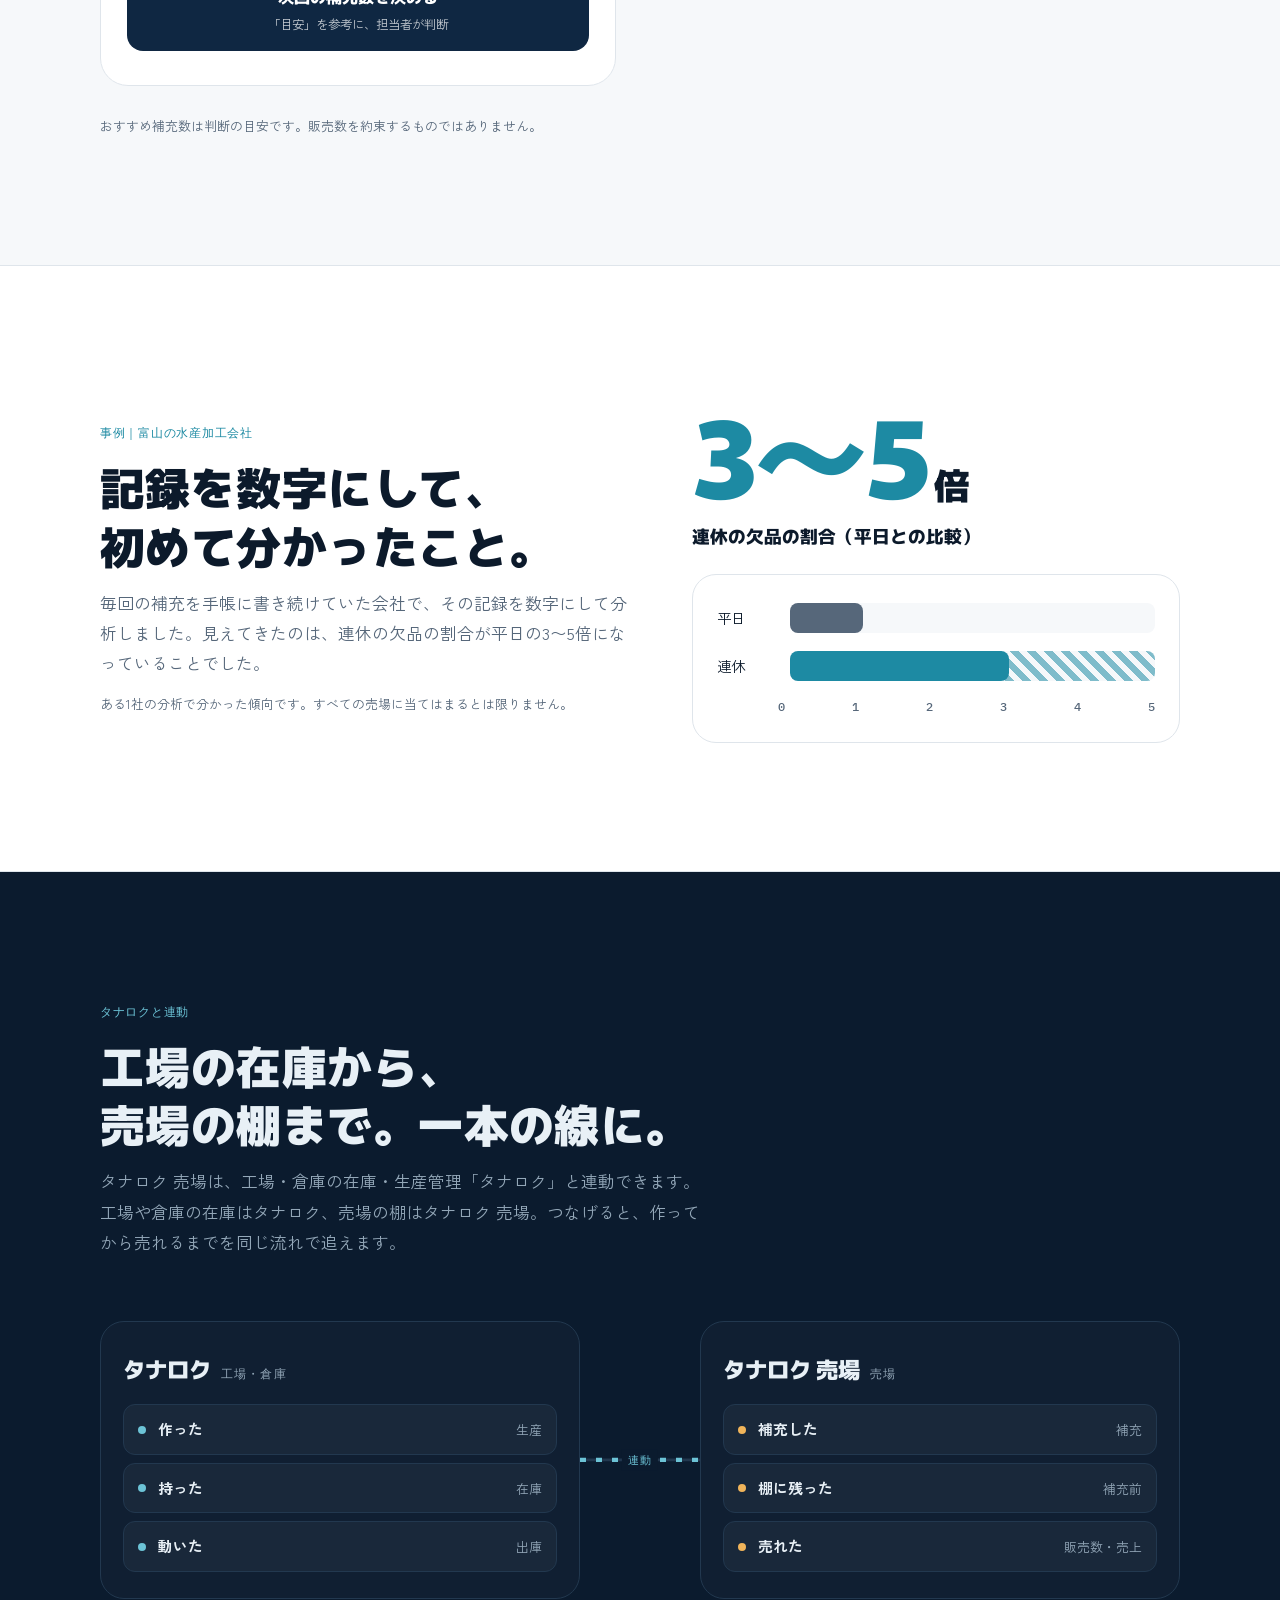
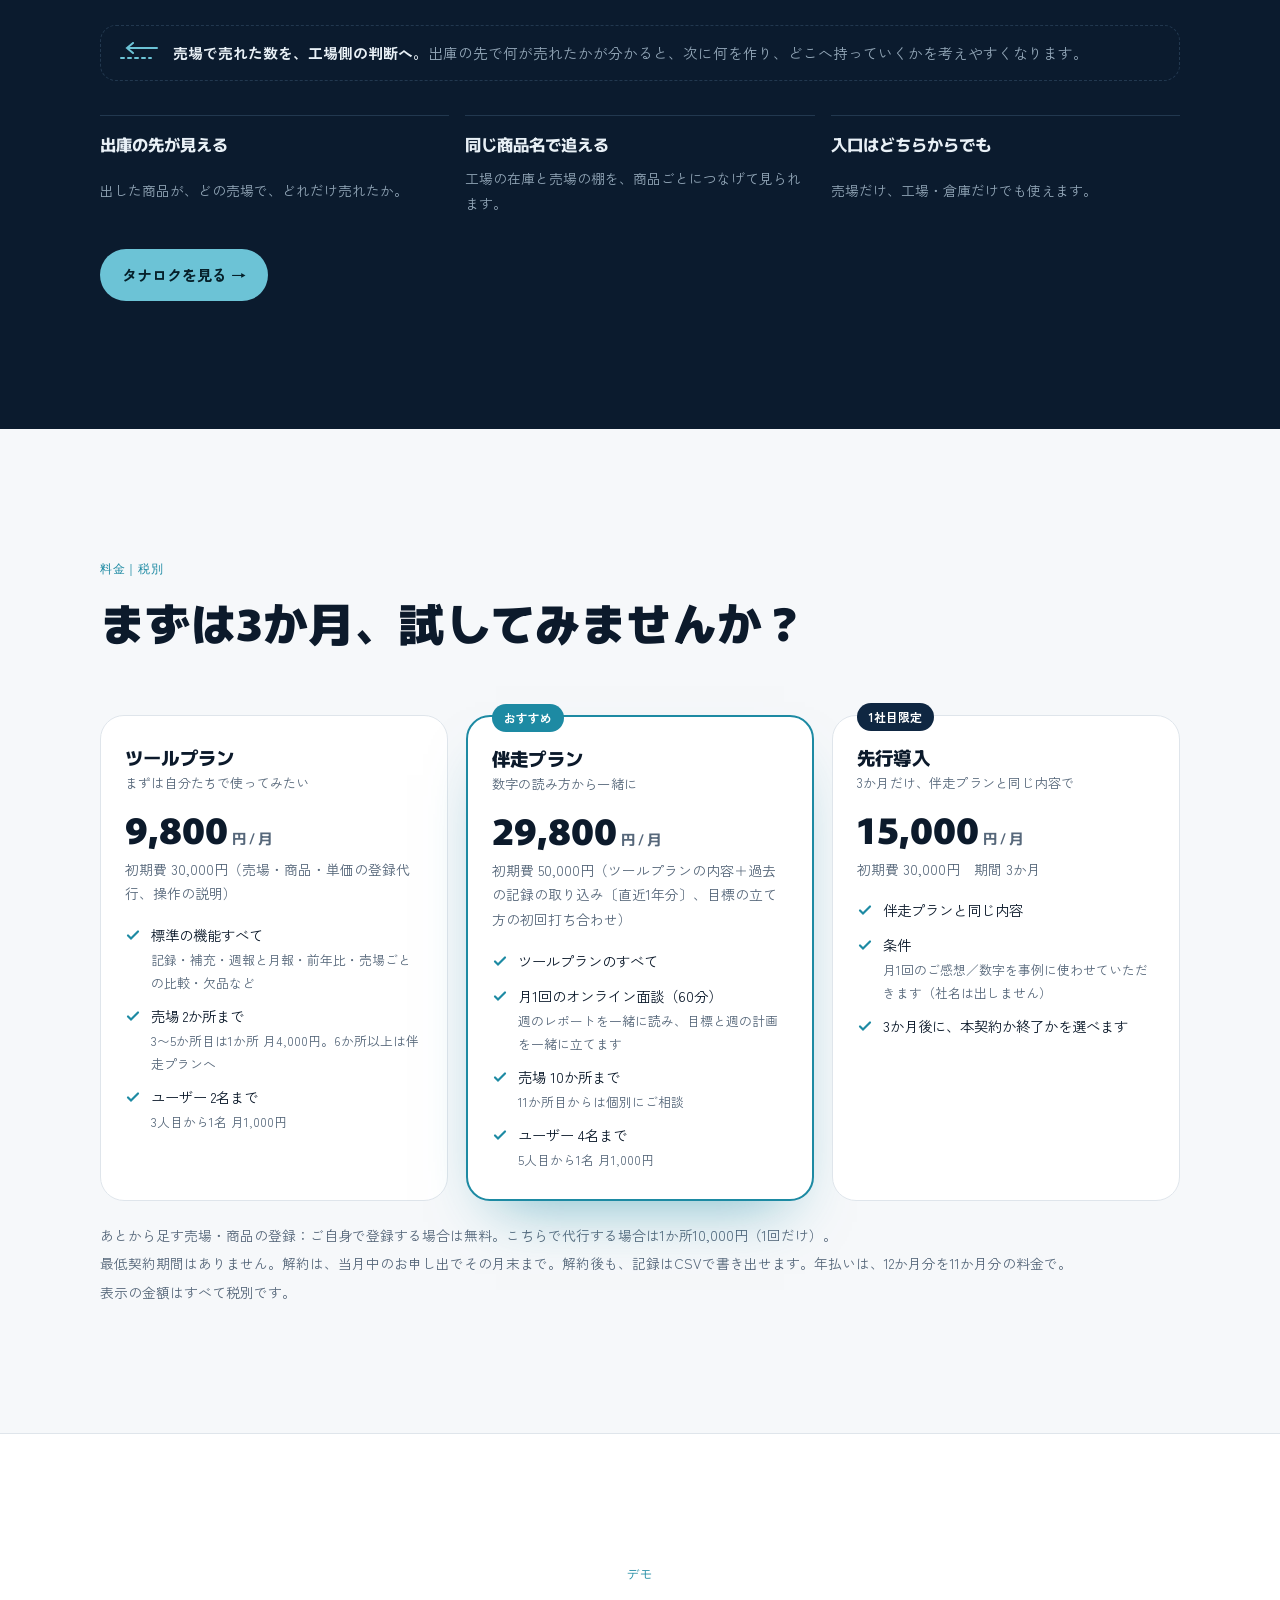
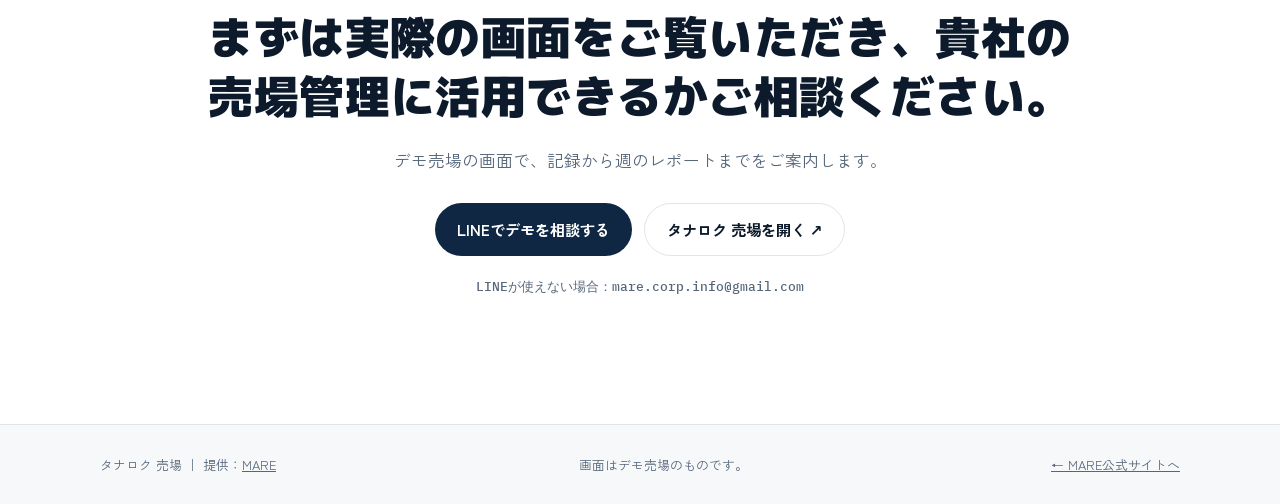
<file: uriba-note/index.html>
<!doctype html><html lang="ja"><head><meta charset="utf-8"><meta name="viewport" content="width=device-width,initial-scale=1"><title>タナロク 売場（旧 売場ノート）</title><meta name="robots" content="noindex"><link rel="canonical" href="https://mare-corp-hp.mare-corp-info.workers.dev/tanaroku/uriba/"><meta http-equiv="refresh" content="0; url=/tanaroku/uriba/"><script>location.replace("/tanaroku/uriba/"+location.hash)</script></head><body><p>売場ノートは「タナロク 売場」になりました。<a href="/tanaroku/uriba/">新しいページへ</a></p></body></html>
</file>
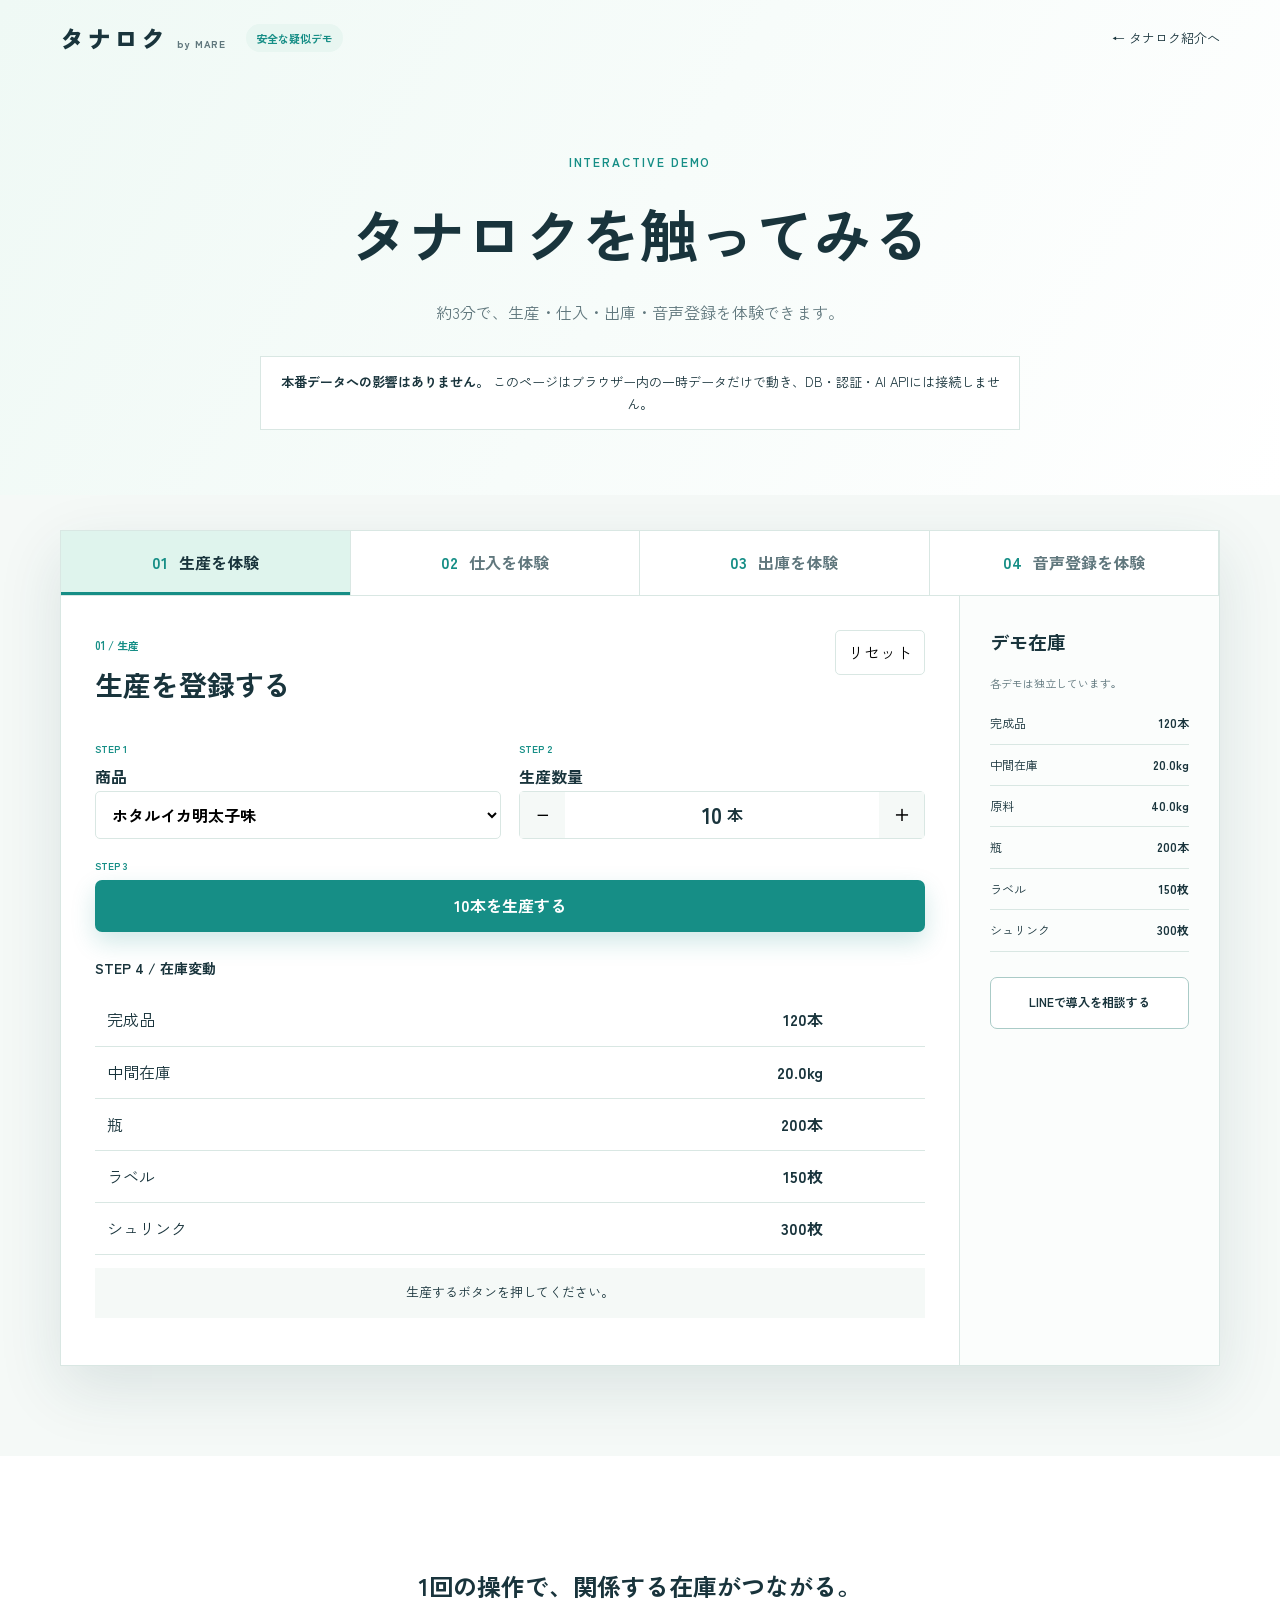
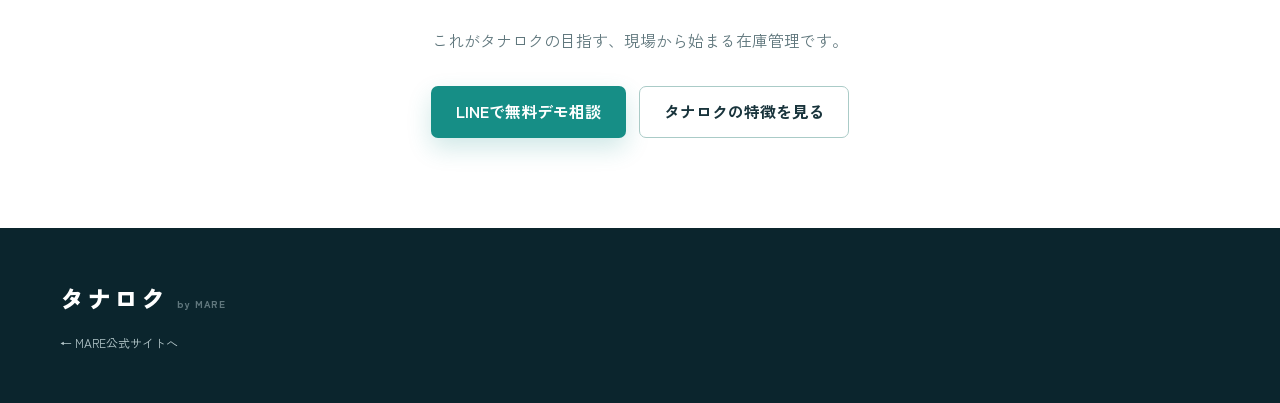
<file: cordx/demo/index.html>
<!doctype html><html lang="ja"><head><meta charset="utf-8"><meta name="viewport" content="width=device-width,initial-scale=1"><title>タナロクへ移動しました｜MARE</title><meta name="robots" content="noindex"><link rel="canonical" href="https://withmare.jp/tanaroku/demo/"><meta http-equiv="refresh" content="0; url=/tanaroku/demo/"><script>location.replace('/tanaroku/demo/'+location.search+location.hash)</script></head><body style="font-family:sans-serif;padding:40px;color:#1a2e4a">CORDXは「タナロク」に名前が変わりました。<a href="/tanaroku/demo/">タナロクのページへ移動する</a></body></html>
</file>
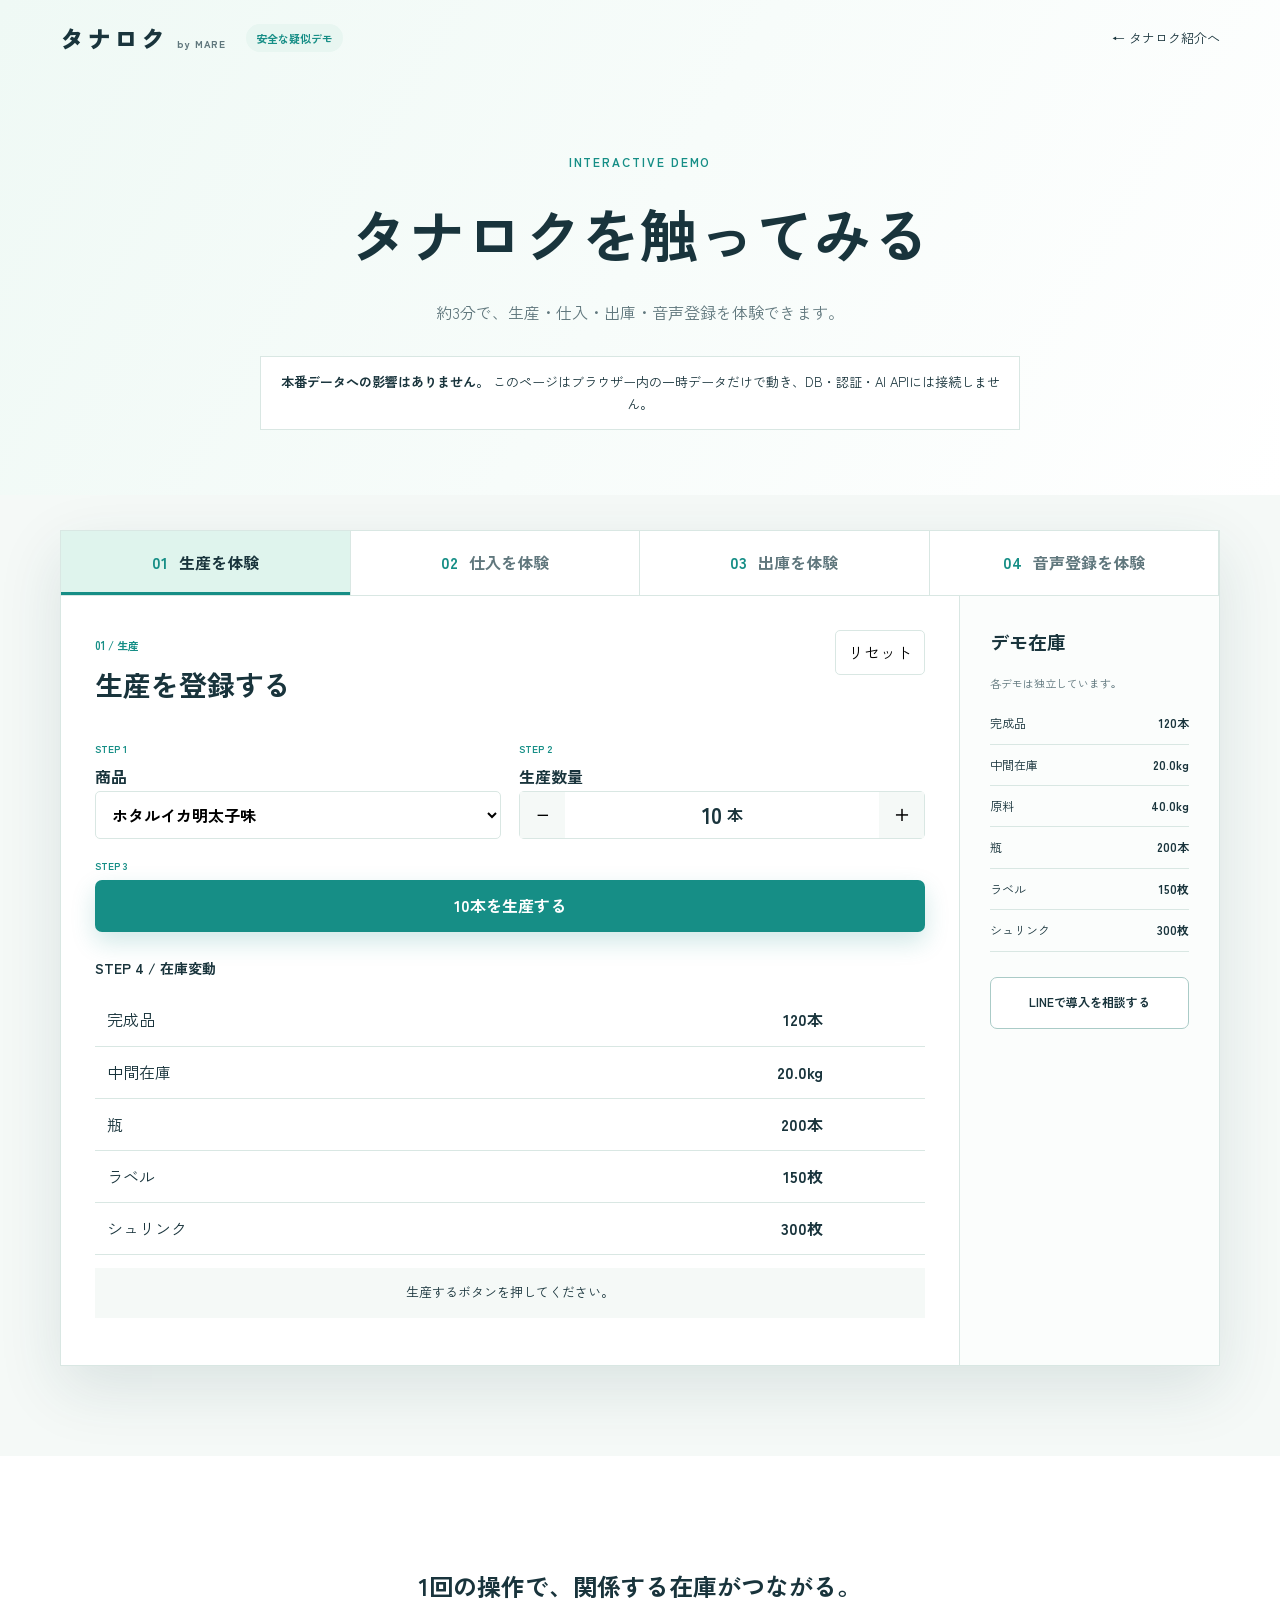
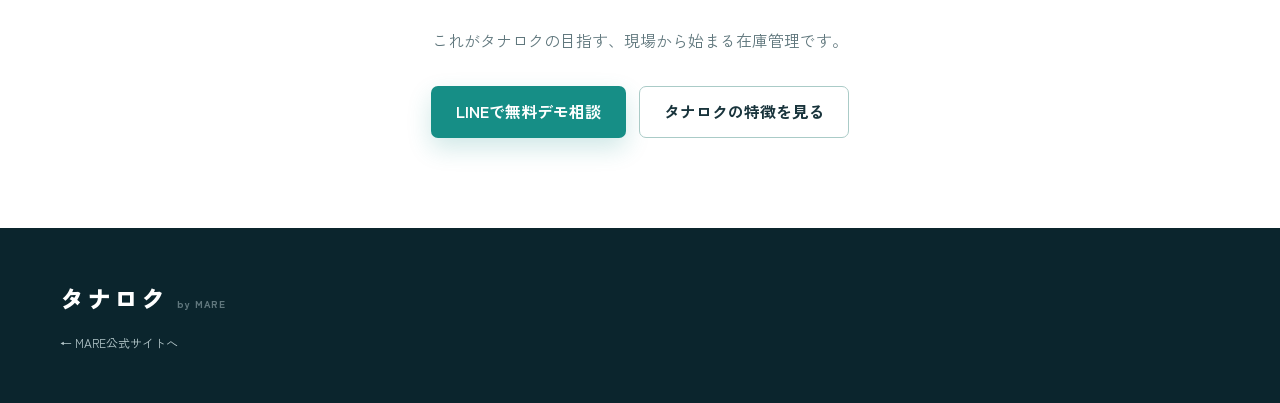
<file: tanaroku/demo/index.html>
<!doctype html><html lang="ja"><head><meta charset="utf-8"><meta name="viewport" content="width=device-width,initial-scale=1"><meta name="robots" content="index,follow"><title>タナロク体験デモ｜在庫管理を約3分で体験</title><meta name="description" content="生産・仕入・出庫・音声登録を、実データへ接続しない安全なタナロクのデモで体験できます。"><link rel="canonical" href="https://withmare.jp/tanaroku/demo/"><link rel="preconnect" href="https://fonts.googleapis.com"><link rel="preconnect" href="https://fonts.gstatic.com" crossorigin><link href="https://fonts.googleapis.com/css2?family=Zen+Kaku+Gothic+New:wght@400;500;600;700&display=swap" rel="stylesheet"><link rel="stylesheet" href="/assets/tanaroku.css"><link rel="stylesheet" href="/assets/demo.css"><meta property="og:image" content="https://withmare.jp/assets/tanaroku-og.webp"><meta name="twitter:card" content="summary_large_image"></head><body>
<a class="skip" href="#main">本文へ移動</a><header class="cx-header demo-header"><div class="cx-shell header-row"><a class="cx-logo" href="/tanaroku/">タナロク <small>by MARE</small></a><span class="demo-badge">安全な疑似デモ</span><a class="back-link" href="/tanaroku/">← タナロク紹介へ</a></div></header>
<main id="main"><section class="demo-hero"><div class="cx-shell"><p class="cx-kicker">INTERACTIVE DEMO</p><h1>タナロクを触ってみる</h1><p>約3分で、生産・仕入・出庫・音声登録を体験できます。</p><div class="privacy-note"><b>本番データへの影響はありません。</b> このページはブラウザー内の一時データだけで動き、DB・認証・AI APIには接続しません。</div></div></section>
<section class="demo-main"><div class="cx-shell demo-app" data-demo-app><div class="demo-tabs" role="tablist" aria-label="体験するデモ"><button role="tab" aria-selected="true" data-tab="production"><b>01</b> 生産を体験</button><button role="tab" aria-selected="false" data-tab="inbound"><b>02</b> 仕入を体験</button><button role="tab" aria-selected="false" data-tab="outbound"><b>03</b> 出庫を体験</button><button role="tab" aria-selected="false" data-tab="voice"><b>04</b> 音声登録を体験</button></div>
<div class="app-layout"><section class="demo-workspace">
<div class="demo-screen active" data-screen="production" role="tabpanel"><div class="screen-head"><div><span>01 / 生産</span><h2>生産を登録する</h2></div><button class="reset" type="button" data-reset="production">リセット</button></div><div class="steps"><label><b>STEP 1</b> 商品<select data-p-product><option>ホタルイカ明太子味</option></select></label><label><b>STEP 2</b> 生産数量<div class="stepper"><button type="button" data-p-minus>−</button><strong data-p-qty>10</strong><span>本</span><button type="button" data-p-plus>＋</button></div></label><div><b>STEP 3</b><button class="cx-button primary wide" type="button" data-p-run>10本を生産する</button></div></div><div class="change-list"><h3>STEP 4 / 在庫変動</h3><div><span>完成品</span><b data-p-stock="product">120本</b><em data-p-diff="product"></em></div><div><span>中間在庫</span><b data-p-stock="semi">20.0kg</b><em data-p-diff="semi"></em></div><div><span>瓶</span><b data-p-stock="bottle">200本</b><em data-p-diff="bottle"></em></div><div><span>ラベル</span><b data-p-stock="label">150枚</b><em data-p-diff="label"></em></div><div><span>シュリンク</span><b data-p-stock="shrink">300枚</b><em data-p-diff="shrink"></em></div></div><p class="complete" data-p-message aria-live="polite">生産するボタンを押してください。</p></div>
<div class="demo-screen" data-screen="inbound" role="tabpanel" hidden><div class="screen-head"><div><span>02 / 仕入</span><h2>仕入を登録する</h2></div><button class="reset" type="button" data-reset="inbound">リセット</button></div><div class="form-grid"><label>仕入先<input value="〇〇水産" data-i-supplier></label><label>商品<select data-i-product><option>ホタルイカ</option></select></label><label>数量<div class="input-unit"><input type="number" value="20" min="1" data-i-qty><span>kg</span></div></label><label>保管場所<select data-i-place><option>冷凍庫A</option><option>冷凍庫B</option></select></label></div><button class="cx-button primary wide" type="button" data-i-run>仕入を登録する</button><div class="single-result"><span>ホタルイカ 原料在庫</span><b data-i-stock>40.0kg</b><em data-i-diff></em></div><p class="complete" data-i-message aria-live="polite">仕入内容を確認して登録してください。</p></div>
<div class="demo-screen" data-screen="outbound" role="tabpanel" hidden><div class="screen-head"><div><span>03 / 出庫</span><h2>出庫を登録する</h2></div><button class="reset" type="button" data-reset="outbound">リセット</button></div><div class="form-grid"><label>商品<select><option>ホタルイカ明太子味</option></select></label><label>数量<div class="input-unit"><input type="number" value="5" min="1" max="120" data-o-qty><span>本</span></div></label><label>出庫先<select><option>出荷場</option><option>店舗</option></select></label><label>理由<select><option>通常出庫</option><option>サンプル</option></select></label></div><button class="cx-button primary wide" type="button" data-o-run>出庫を登録する</button><div class="single-result"><span>完成品在庫</span><b data-o-stock>120本</b><em data-o-diff></em></div><p class="complete" data-o-message aria-live="polite">出庫内容を確認して登録してください。</p></div>
<div class="demo-screen" data-screen="voice" role="tabpanel" hidden><div class="screen-head"><div><span>04 / 音声</span><h2>音声で生産を登録する</h2></div><button class="reset" type="button" data-reset="voice">リセット</button></div><div class="voice-stage"><button class="voice-button" type="button" data-v-mic aria-label="疑似音声入力を開始">●</button><div class="wave" data-v-wave aria-hidden="true"><i></i><i></i><i></i><i></i><i></i></div><p data-v-guide>マイクボタンを押してください</p><blockquote data-v-transcript hidden>「ホタルイカ明太子味を10本作りました」</blockquote></div><div class="parse-card" data-v-parse hidden><div><span>種別</span><b>生産</b></div><div><span>商品</span><b>ホタルイカ明太子味</b></div><div><span>数量</span><b>10本</b></div><button class="cx-button primary wide" type="button" data-v-run>この内容で登録</button></div><div class="voice-result" data-v-result hidden><b>登録完了</b><p>完成品 +10／中間在庫 −1.8kg／瓶・ラベル・シュリンク 各 −10</p></div><p class="complete" data-v-message aria-live="polite">実際の音声・AI APIは使用しない疑似体験です。</p></div>
</section><aside class="demo-summary"><h2>デモ在庫</h2><p>各デモは独立しています。</p><div><span>完成品</span><b data-summary-product>120本</b></div><div><span>中間在庫</span><b data-summary-semi>20.0kg</b></div><div><span>原料</span><b data-summary-raw>40.0kg</b></div><div><span>瓶</span><b data-summary-bottle>200本</b></div><div><span>ラベル</span><b data-summary-label>150枚</b></div><div><span>シュリンク</span><b data-summary-shrink>300枚</b></div><a class="cx-button secondary wide" href="https://lin.ee/n3A1B0A" target="_blank" rel="noopener noreferrer">LINEで導入を相談する</a></aside></div></div></section>
<section class="demo-end"><div class="cx-shell"><h2>1回の操作で、関係する在庫がつながる。</h2><p>これがタナロクの目指す、現場から始まる在庫管理です。</p><div class="cx-actions"><a class="cx-button primary" href="https://lin.ee/n3A1B0A" target="_blank" rel="noopener noreferrer">LINEで無料デモ相談</a><a class="cx-button secondary" href="/tanaroku/">タナロクの特徴を見る</a></div></div></section></main><footer class="cx-footer"><div class="cx-shell footer-row"><div><a class="cx-logo" href="/tanaroku/">タナロク <small>by MARE</small></a><a class="back-mare" href="/">← MARE公式サイトへ</a></div></div></footer><script src="/assets/demo.js" defer></script></body></html>
</file>
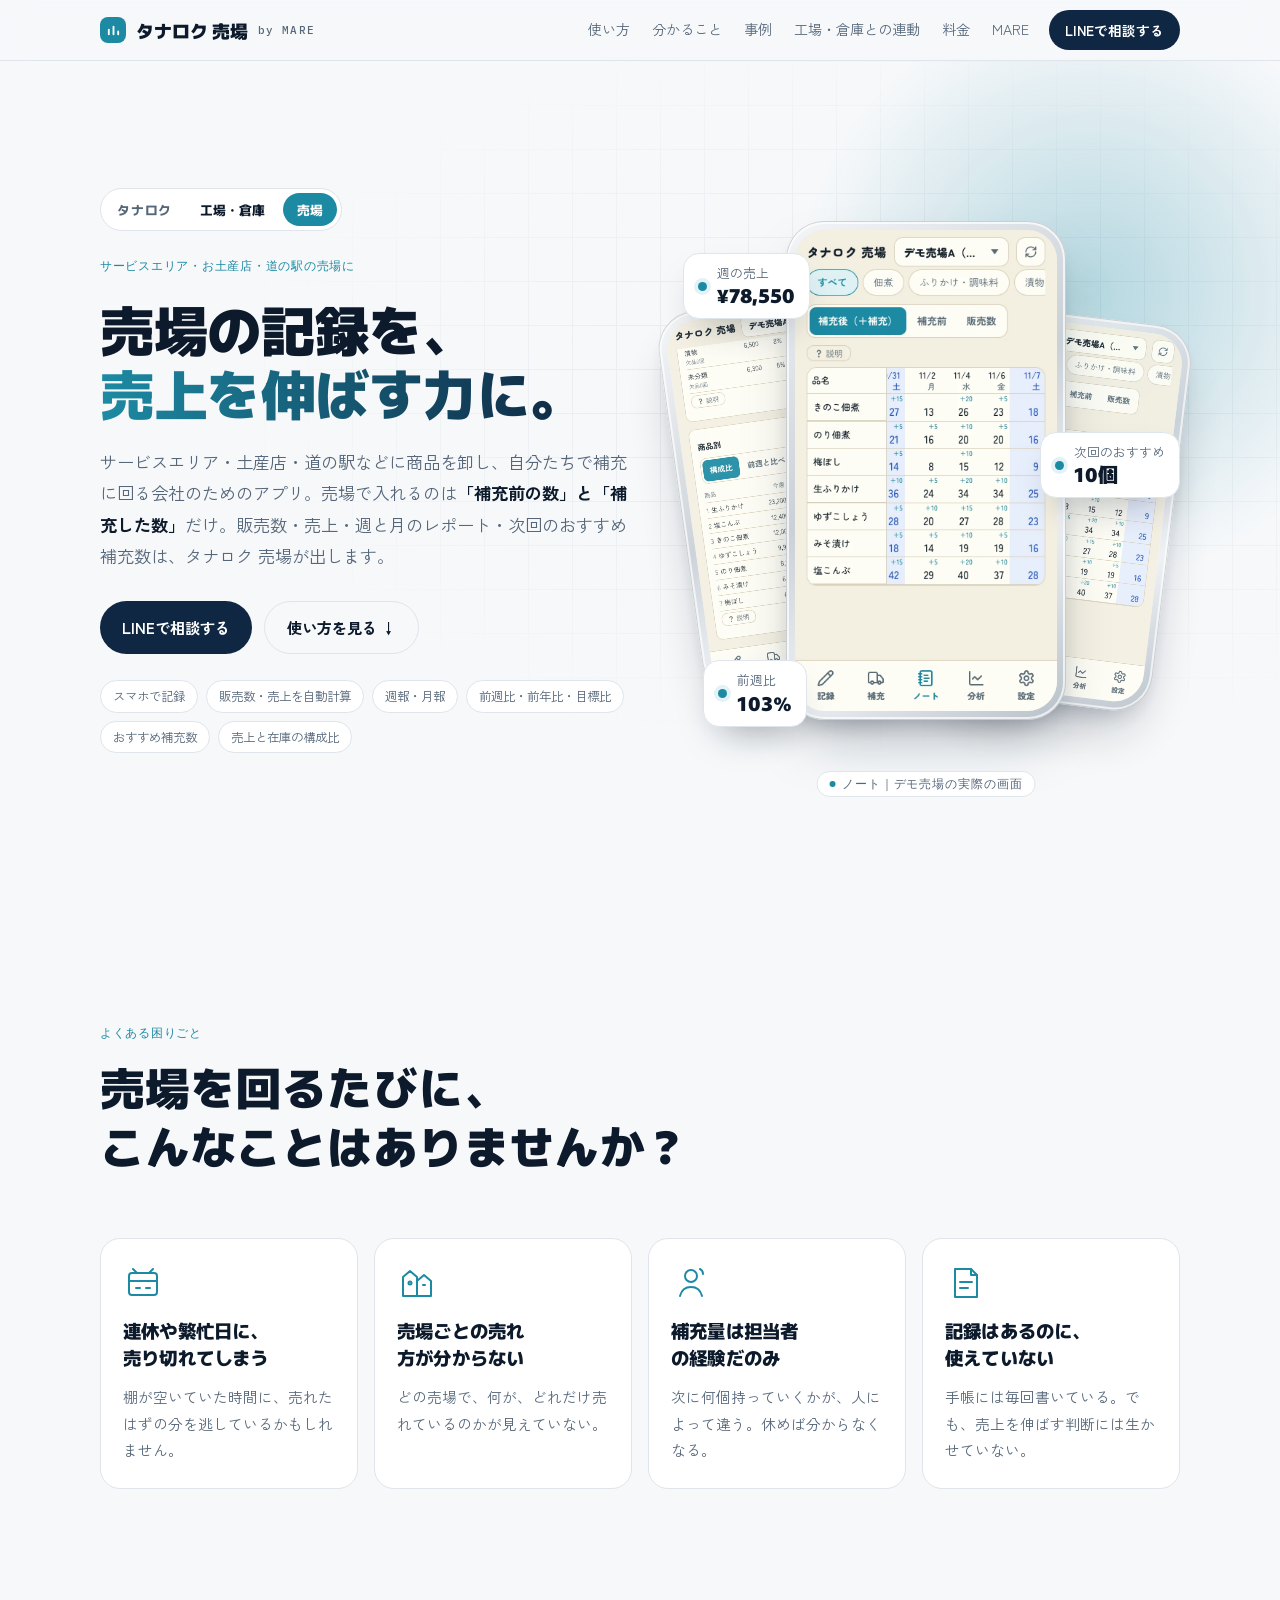
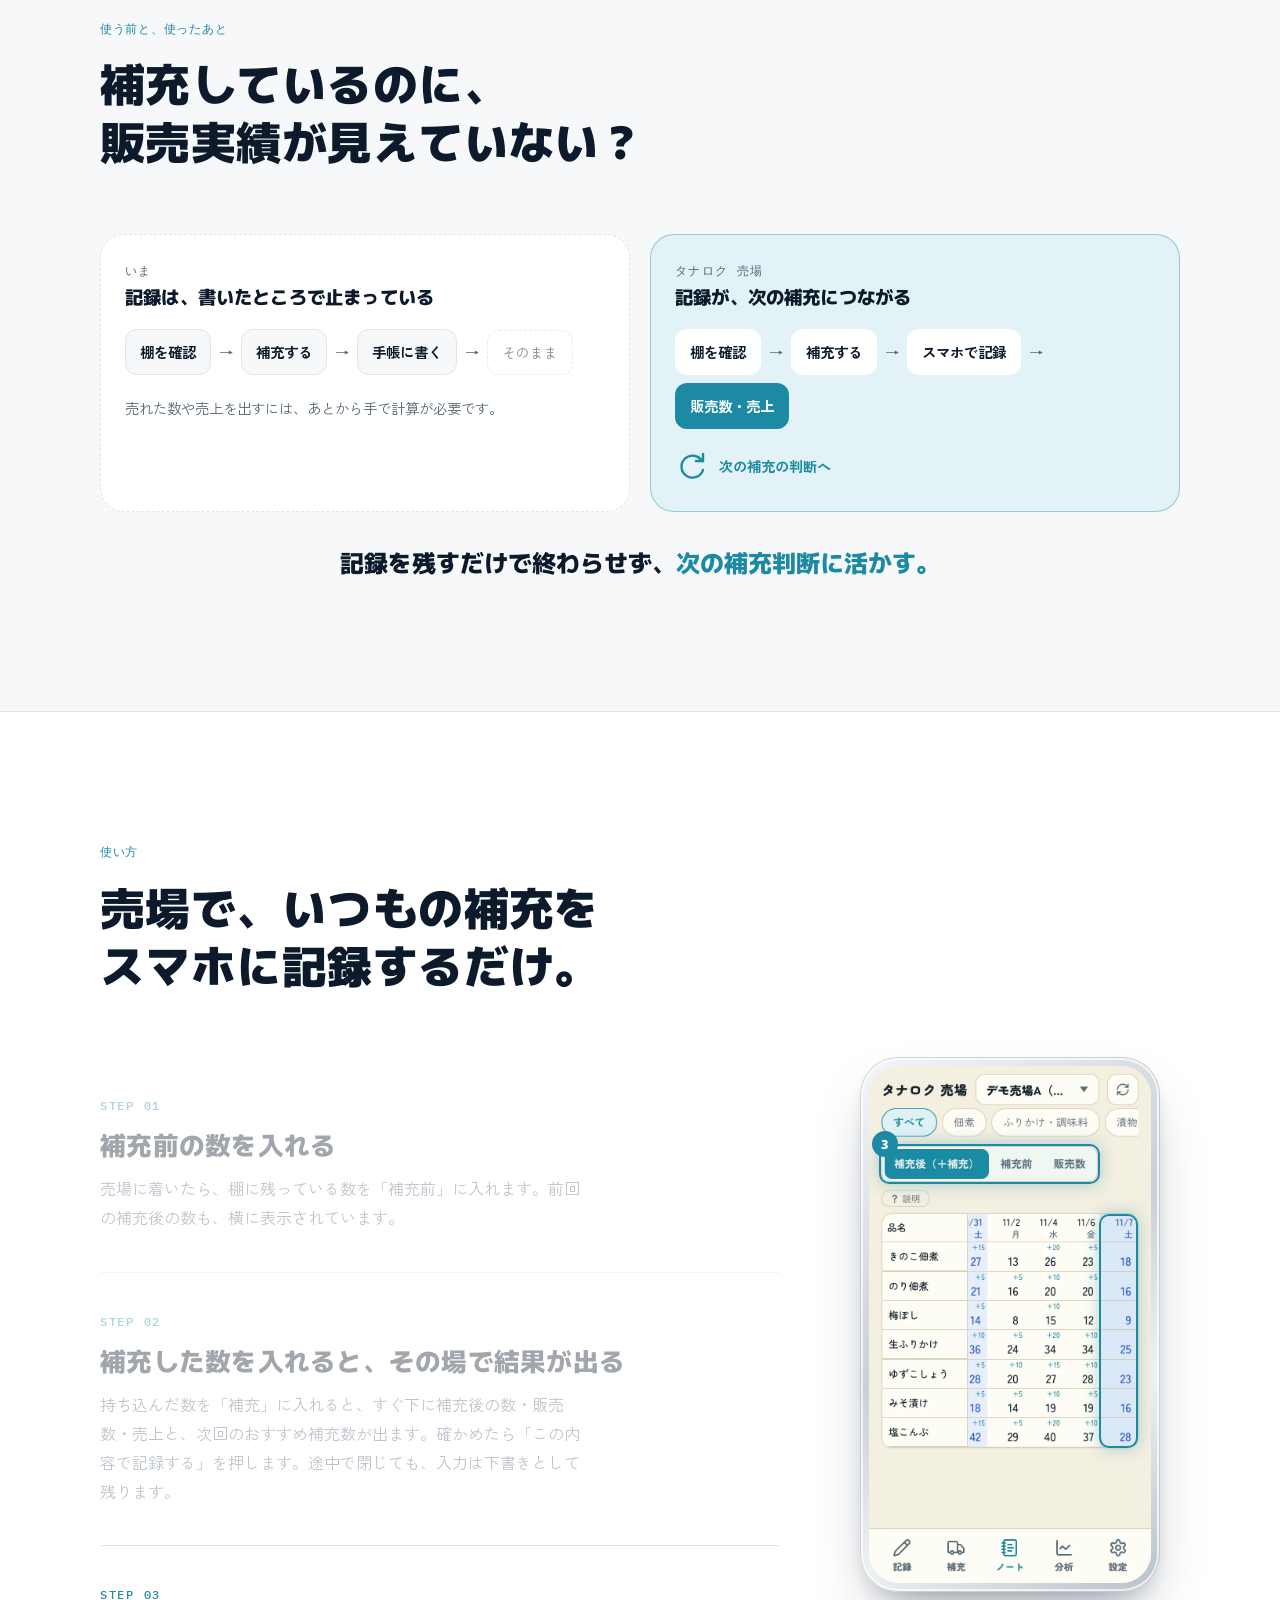
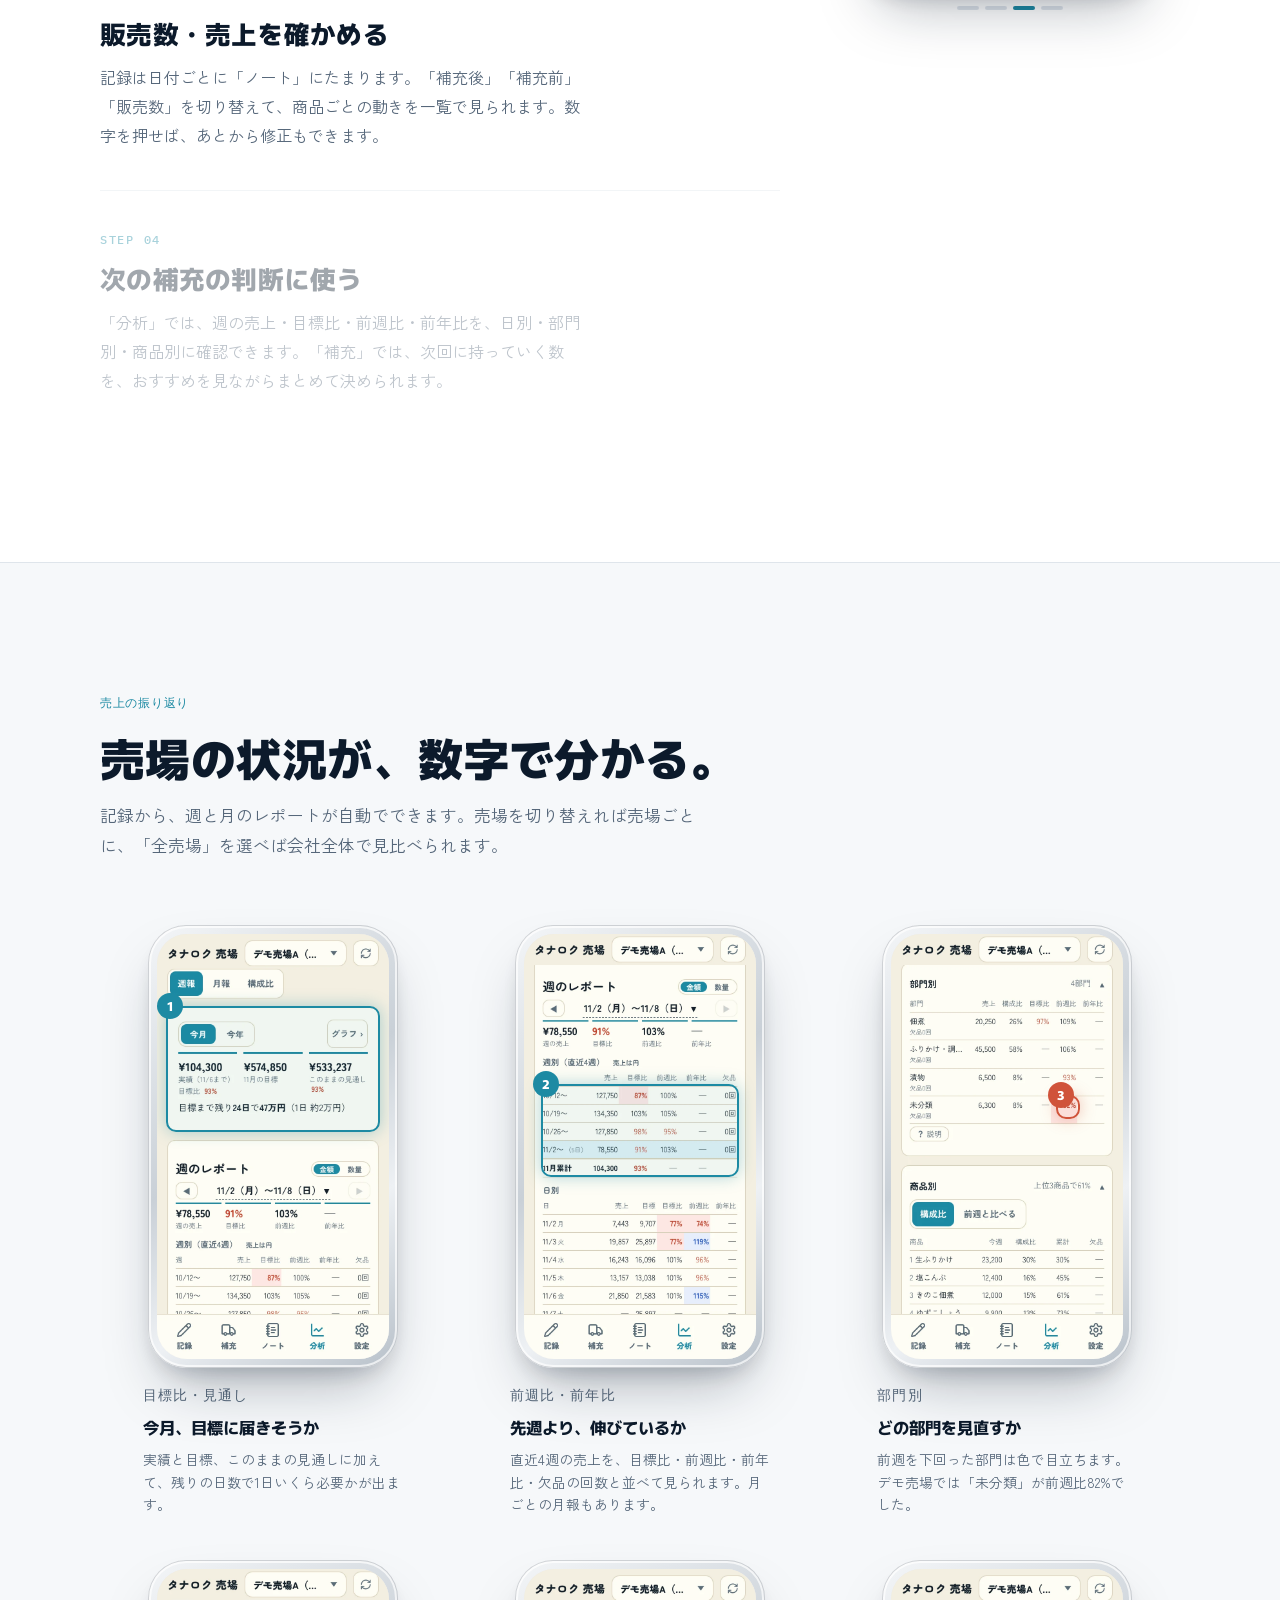
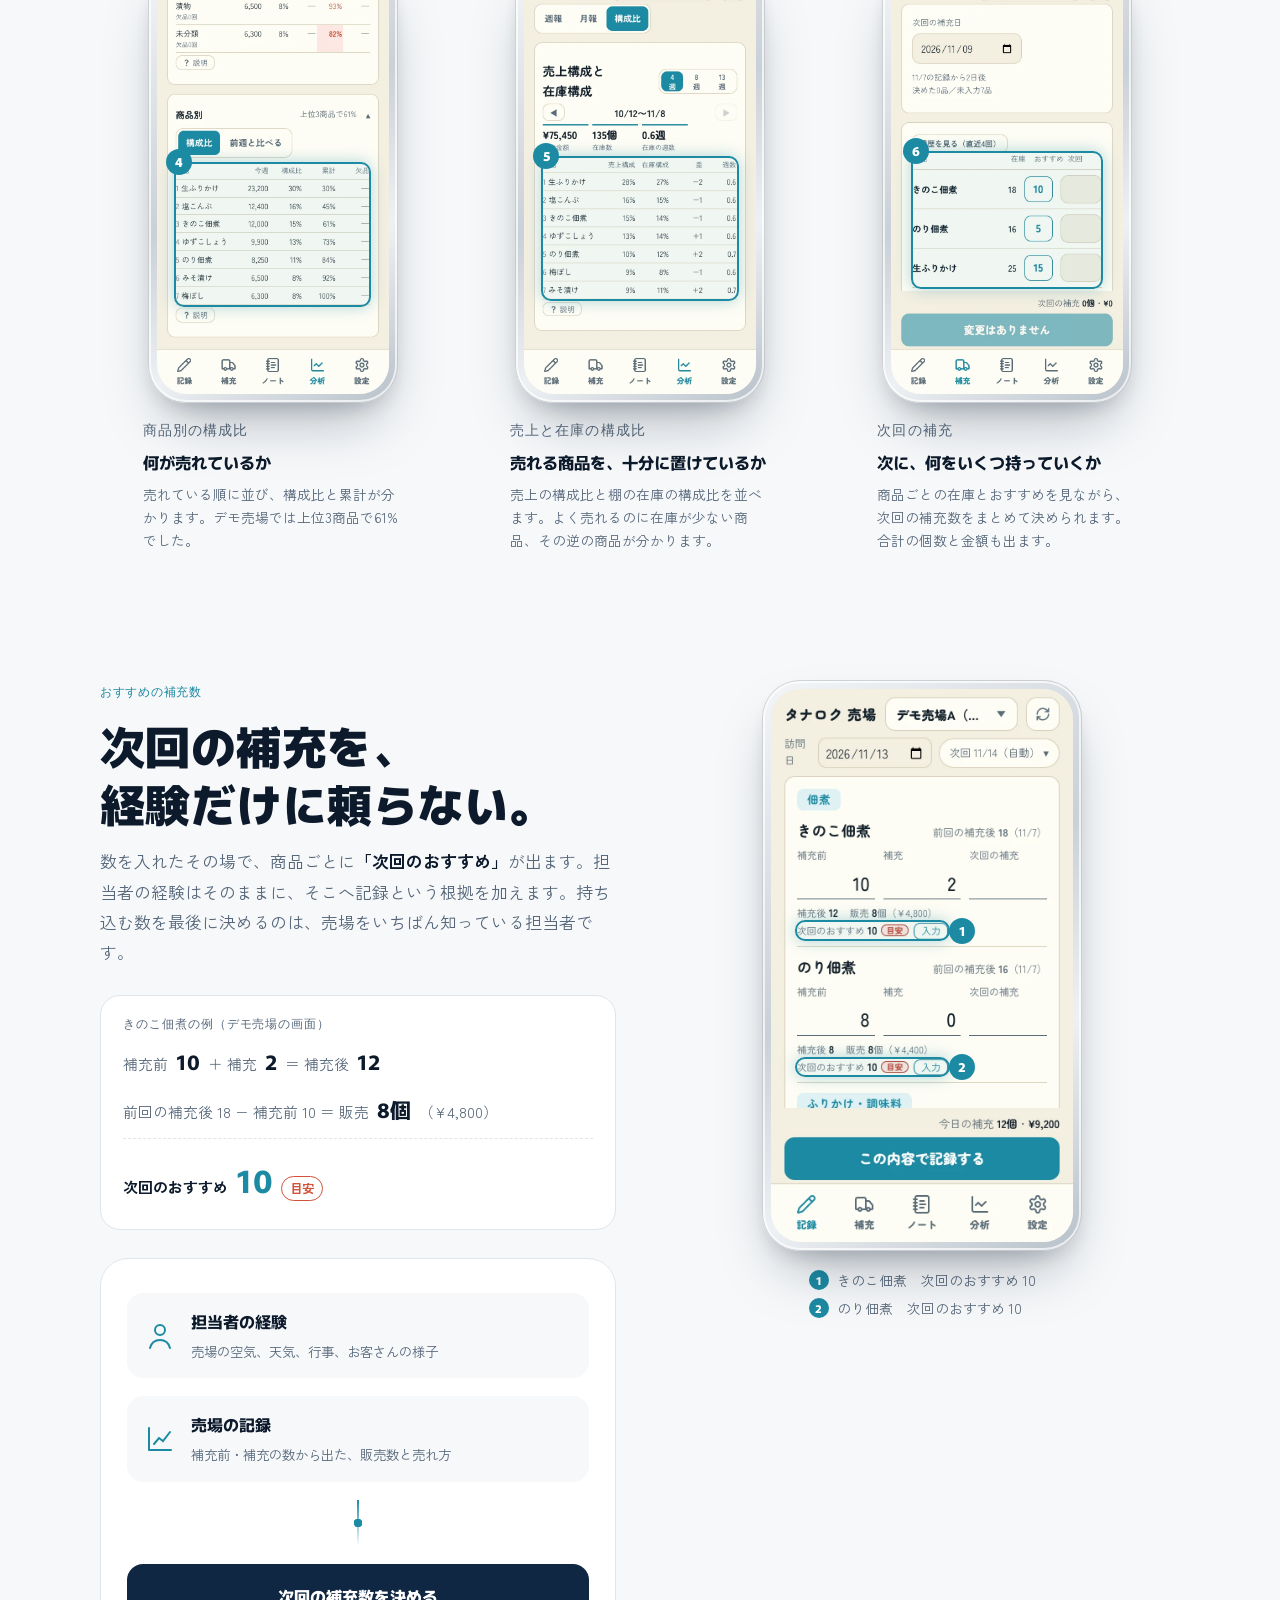
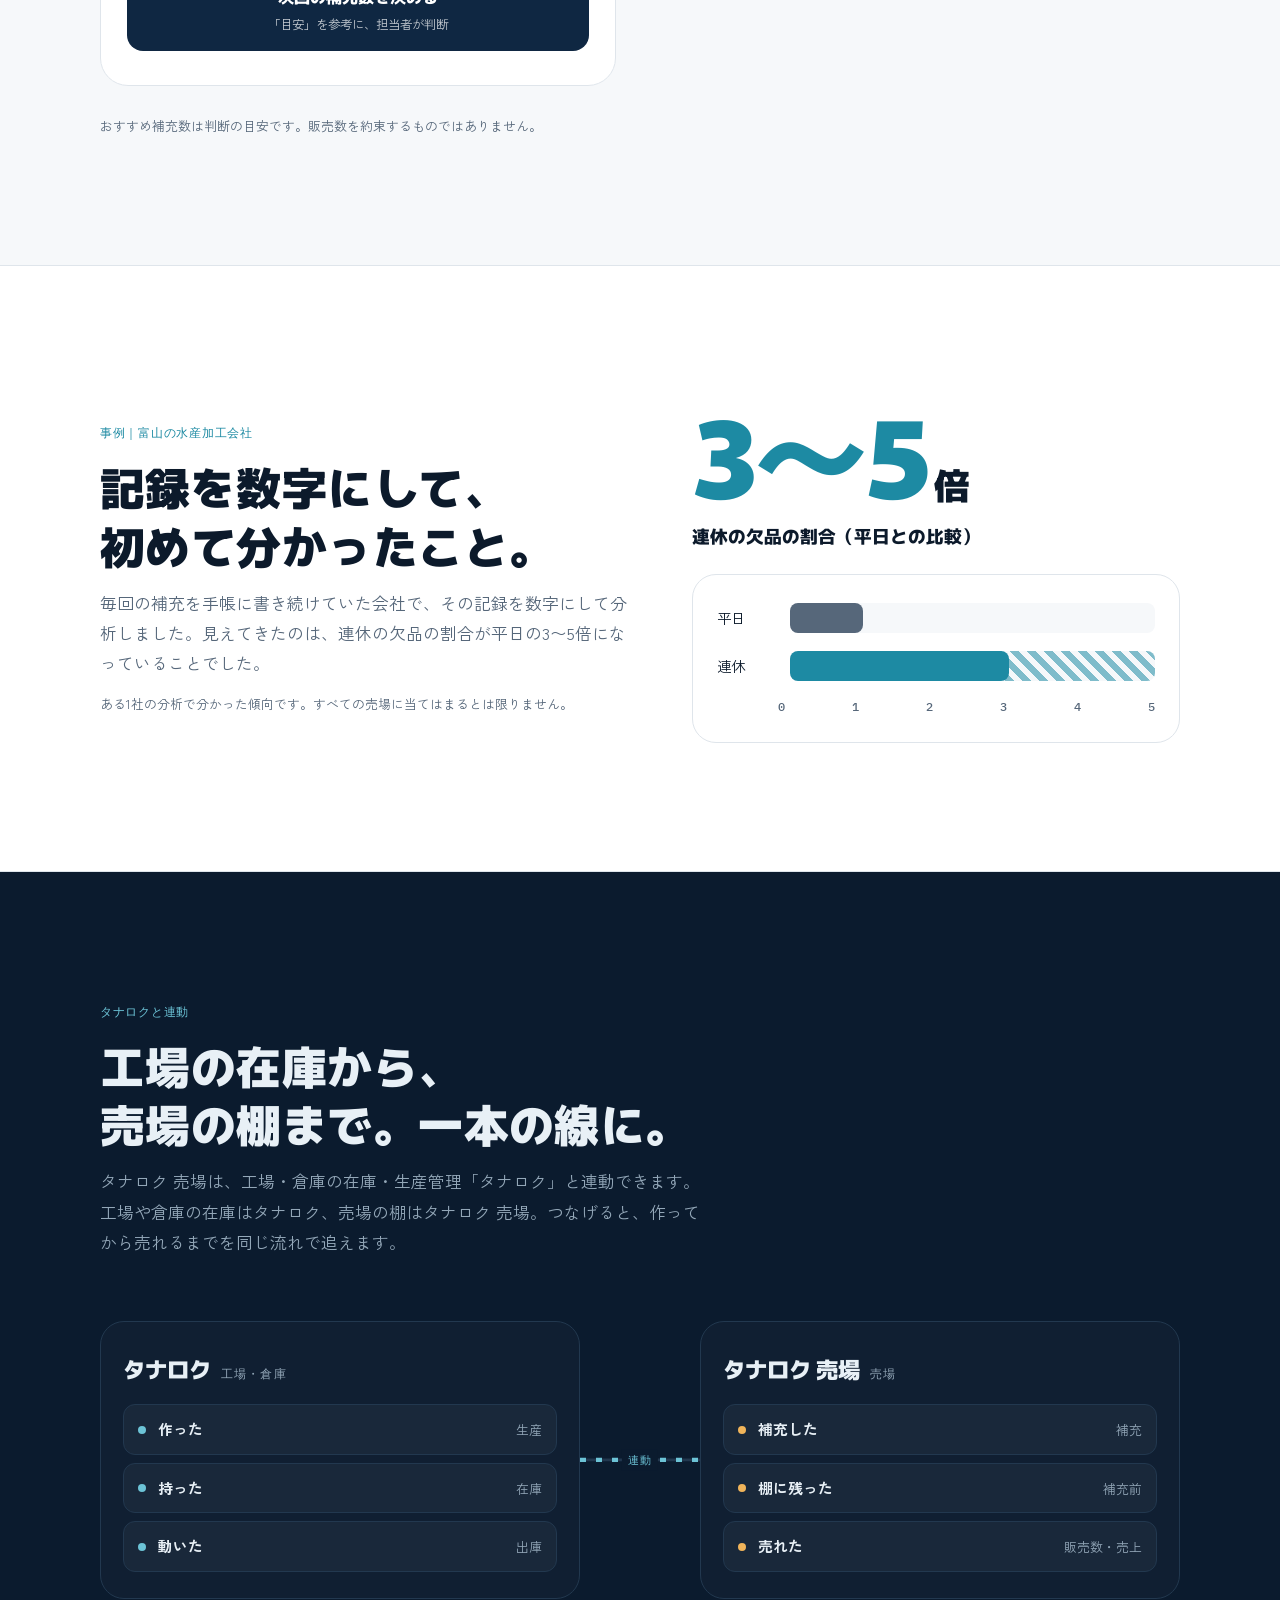
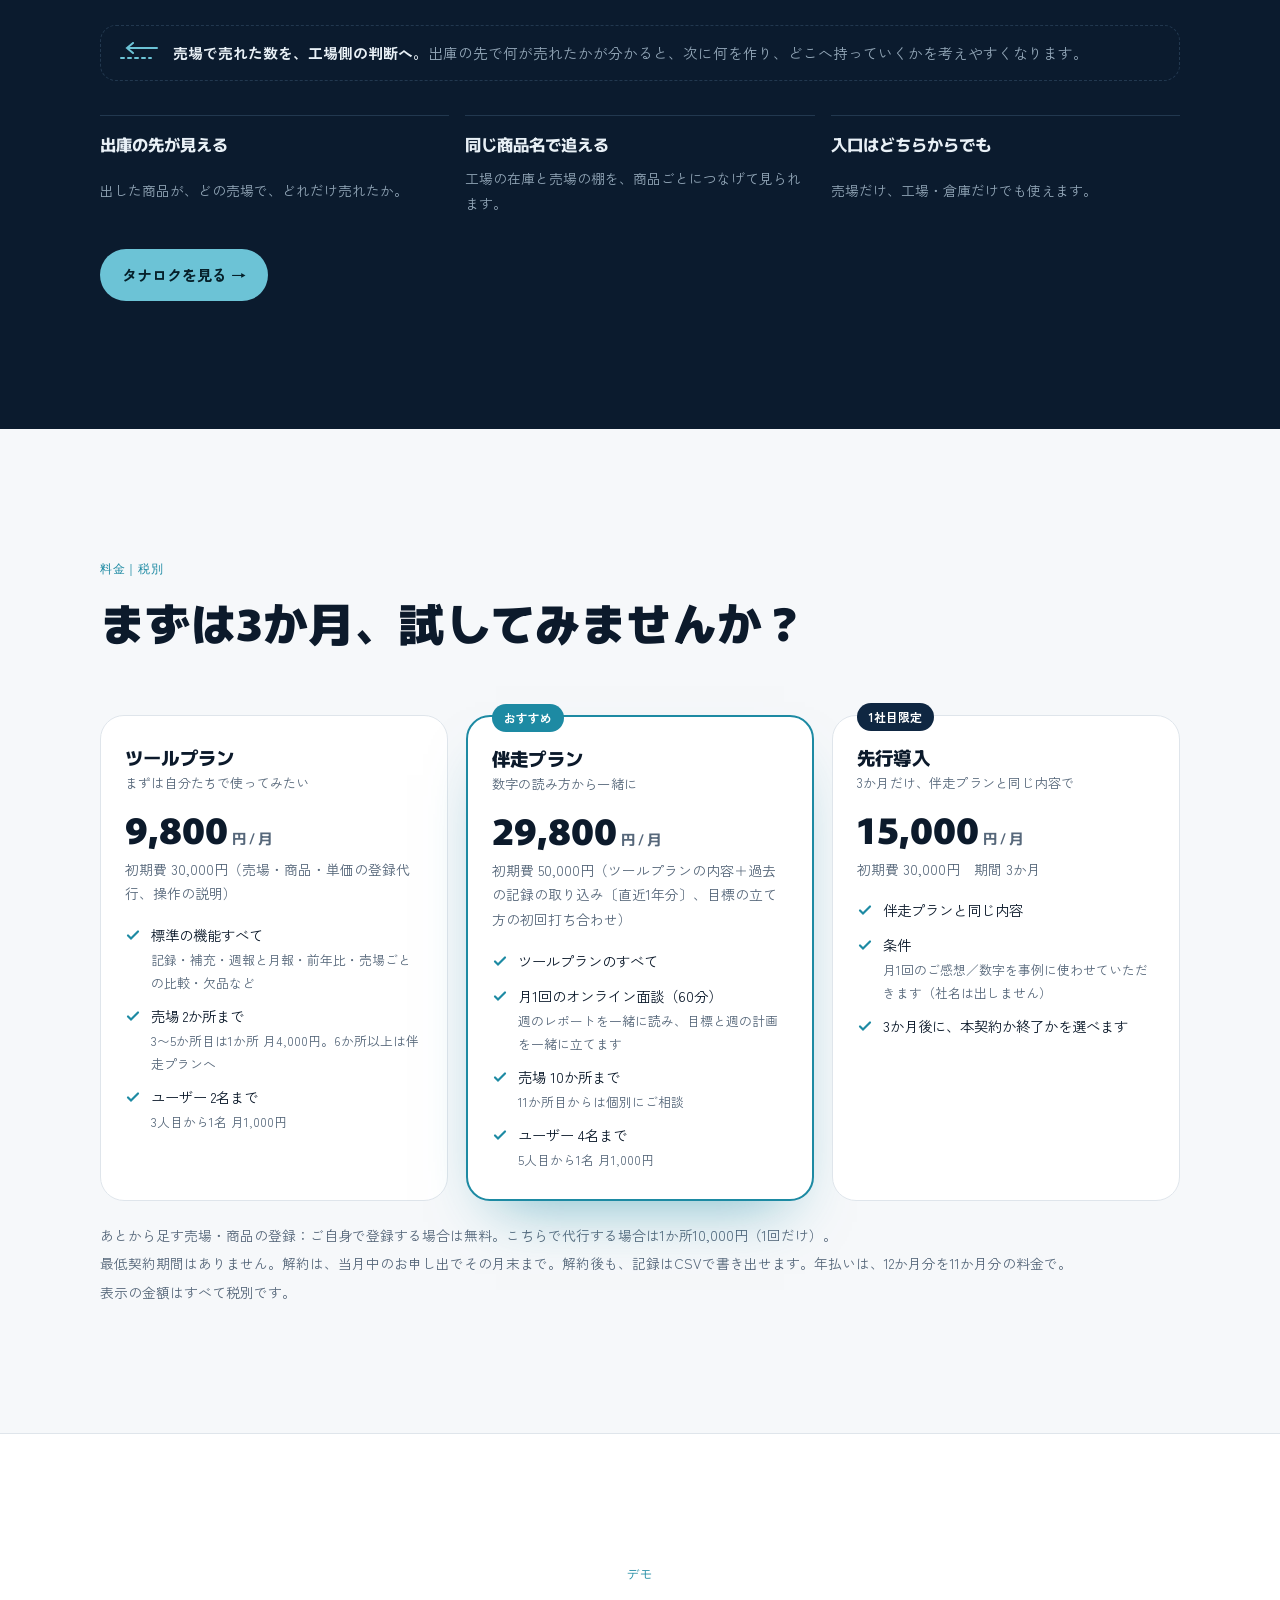
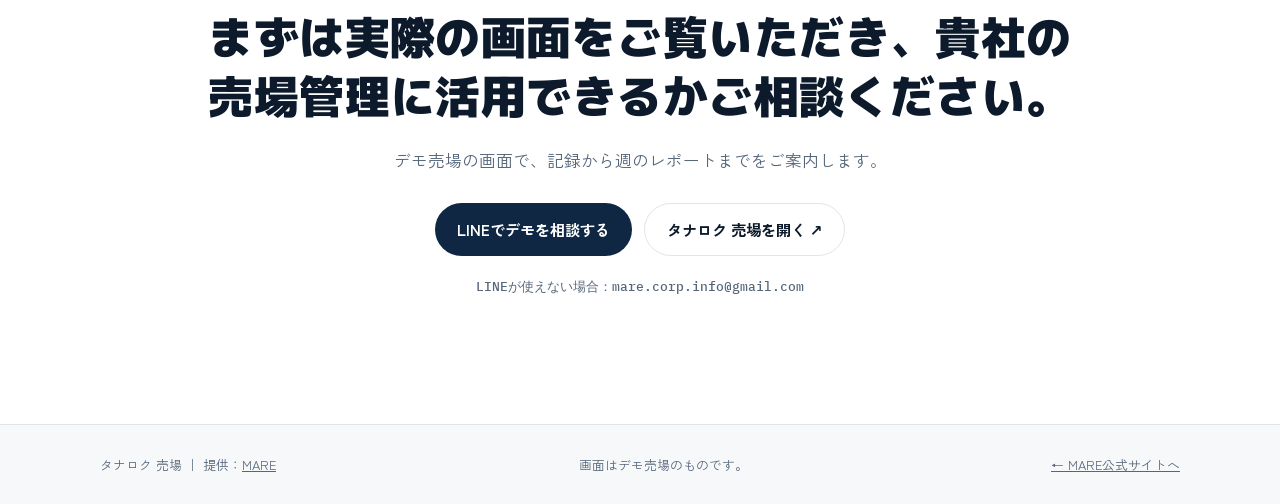
<file: tanaroku/uriba/index.html>
<!doctype html><html lang="ja"><head><meta charset="utf-8"><meta name="viewport" content="width=device-width,initial-scale=1,viewport-fit=cover">
<title>タナロク 売場｜売場の記録を、売上を伸ばす力に。</title>
<meta name="description" content="道の駅・サービスエリア向けの販売実績の見える化・補充支援アプリ。補充前の数と補充した数を記録するだけで、販売数・売上・週のレポート・次回のおすすめ補充数が分かります。">
<meta name="theme-color" content="#1d8aa3">
<meta property="og:type" content="website"><meta property="og:title" content="タナロク 売場｜売場の記録を、売上を伸ばす力に。"><meta property="og:description" content="補充の記録から、販売数・売上・次回のおすすめ補充数まで。道の駅・サービスエリア向けアプリ。">
<meta property="og:url" content="https://mare-corp-hp.mare-corp-info.workers.dev/tanaroku/uriba/"><meta property="og:image" content="https://mare-corp-hp.mare-corp-info.workers.dev/assets/uriba/rec.webp">
<link rel="canonical" href="https://mare-corp-hp.mare-corp-info.workers.dev/tanaroku/uriba/">
<link rel="preconnect" href="https://fonts.googleapis.com">
<link rel="preconnect" href="https://fonts.gstatic.com" crossorigin>
<link rel="stylesheet" href="https://fonts.googleapis.com/css2?family=Murecho:wght@400;600;800;900&family=Zen+Kaku+Gothic+New:wght@400;500;700&family=IBM+Plex+Mono:wght@500&display=swap">
<style>
/* 白地に濃紺。アプリと同じ青緑を一点のアクセントに。実画面のスマホを主役に、補充の流れを動きで見せる縦長LP */
:root{
  --bg:#f6f8fa; --paper:#ffffff; --ink:#0c1a2b; --soft:#56677a; --rule:#dfe5eb;
  --navy:#0f2742; --teal:#1d8aa3; --teal-2:#6cc3d6; --teal-bg:#e3f2f6; --warn:#d0533a;
  --band:#0b1b2e; --band-ink:#e8f0f6; --band-soft:#93a7b8; --band-rule:#22384f;
  --f-disp:"Murecho","Hiragino Sans","Noto Sans JP",system-ui,sans-serif;
  --f-body:"Zen Kaku Gothic New","Hiragino Sans","Noto Sans JP",system-ui,sans-serif;
  --f-mono:"IBM Plex Mono",ui-monospace,Menlo,monospace;
  --shadow:0 30px 60px -20px rgba(12,26,43,.35),0 12px 24px -12px rgba(12,26,43,.25);
}
@media (prefers-color-scheme:dark){:root:not([data-theme="light"]){
  --bg:#0a121b; --paper:#111c27; --ink:#e8eff5; --soft:#94a6b6; --rule:#223242;
  --navy:#cfe3f2; --teal:#6cc3d6; --teal-2:#8fd6e5; --teal-bg:#14303a; --warn:#ff8a73;
  --band:#060d15; --band-ink:#e8f0f6; --band-soft:#93a7b8; --band-rule:#1c2f42;
  --shadow:0 30px 60px -20px rgba(0,0,0,.7),0 12px 24px -12px rgba(0,0,0,.6); color-scheme:dark}}
:root[data-theme="dark"]{
  --bg:#0a121b; --paper:#111c27; --ink:#e8eff5; --soft:#94a6b6; --rule:#223242;
  --navy:#cfe3f2; --teal:#6cc3d6; --teal-2:#8fd6e5; --teal-bg:#14303a; --warn:#ff8a73;
  --band:#060d15; --band-ink:#e8f0f6; --band-soft:#93a7b8; --band-rule:#1c2f42;
  --shadow:0 30px 60px -20px rgba(0,0,0,.7),0 12px 24px -12px rgba(0,0,0,.6); color-scheme:dark}

*{box-sizing:border-box}
html{scroll-behavior:smooth}
img{max-width:100%}
body{margin:0;background:var(--bg);color:var(--ink);font-family:var(--f-body);font-size:16px;line-height:1.8;-webkit-font-smoothing:antialiased;overflow-x:hidden}
.w{max-width:1120px;margin:0 auto;padding-left:max(20px,env(safe-area-inset-left,0px));padding-right:max(20px,env(safe-area-inset-right,0px))}
section{padding-block:clamp(72px,10vw,128px)}
h1,h2,h3{font-family:var(--f-disp);margin:0;text-wrap:balance;letter-spacing:.01em}
h2{font-size:clamp(1.7rem,4.2vw,2.8rem);font-weight:900;line-height:1.3}
h3{font-size:1.15rem;font-weight:800;line-height:1.45}
p{margin:0}
.eyebrow{font-family:var(--f-mono);font-size:.78rem;letter-spacing:.06em;color:var(--teal);text-transform:uppercase}
.lead{color:var(--soft);font-size:1.05rem;max-width:36em}
.head{display:grid;gap:14px;margin-bottom:clamp(36px,6vw,64px)}
.num{font-variant-numeric:tabular-nums}
a{color:inherit}
:focus-visible{outline:3px solid var(--teal);outline-offset:3px;border-radius:6px}

/* ---------- phone ---------- */
.phone{position:relative;width:100%;max-width:300px;border-radius:38px;padding:9px;background:linear-gradient(145deg,#f4f6f8,#c9d0d7 45%,#eef1f4 70%,#b7c0c9);box-shadow:var(--shadow);}
.phone::after{content:"";position:absolute;inset:0;border-radius:38px;box-shadow:inset 0 0 0 1px rgba(12,26,43,.18),inset 0 0 0 3px rgba(255,255,255,.7);pointer-events:none}
.screen{position:relative;border-radius:30px;overflow:hidden;background:#ffffff;aspect-ratio:720/1320;box-shadow:inset 0 0 0 1px rgba(12,26,43,.08)}
.screen img{position:absolute;inset:0;width:100%;height:auto;display:block;transition:opacity .7s ease}
.screen img.off{opacity:0}
.hl{position:absolute;left:var(--x);top:var(--y);width:var(--w);height:var(--h);border:2px solid #1d8aa3;border-radius:10px;background:rgba(29,138,163,.06);box-shadow:0 0 16px rgba(29,138,163,.35);transition:all .6s cubic-bezier(.2,.8,.2,1);pointer-events:none}
.hl.warn{border-color:#d0533a;background:rgba(208,83,58,.06);box-shadow:0 0 16px rgba(208,83,58,.35)}
.pin{position:absolute;width:26px;height:26px;margin:-13px 0 0 -13px;border-radius:50%;background:#1d8aa3;color:#fff;font:800 .8rem/26px var(--f-disp);text-align:center;box-shadow:0 0 0 0 rgba(108,195,214,.6);animation:ping 2.4s infinite}
.pin.warn{background:#d0533a;color:#fff;animation-name:pingw}
@keyframes ping{0%{box-shadow:0 0 0 0 rgba(108,195,214,.65)}70%{box-shadow:0 0 0 14px rgba(108,195,214,0)}100%{box-shadow:0 0 0 0 rgba(108,195,214,0)}}
@keyframes pingw{0%{box-shadow:0 0 0 0 rgba(255,138,115,.65)}70%{box-shadow:0 0 0 14px rgba(255,138,115,0)}100%{box-shadow:0 0 0 0 rgba(255,138,115,0)}}

/* ---------- nav ---------- */
.nav{position:sticky;top:env(safe-area-inset-top,0px);z-index:20;background:color-mix(in srgb,var(--bg) 82%,transparent);backdrop-filter:blur(14px);-webkit-backdrop-filter:blur(14px);border-bottom:1px solid var(--rule)}
body::before{content:"";position:fixed;inset:0 0 auto;height:env(safe-area-inset-top,0px);z-index:21;background:var(--bg)}
.nav .w{display:flex;align-items:center;gap:20px;height:60px}
.logo{display:flex;align-items:center;gap:10px;font-family:var(--f-disp);font-weight:900;font-size:1.12rem;text-decoration:none;white-space:nowrap}
.logo i{width:26px;height:26px;border-radius:8px;background:var(--teal);display:grid;place-items:center}
.logo i svg{width:15px;height:15px}
.logo small{font:500 .7rem var(--f-mono);color:var(--soft);letter-spacing:.1em}
@media(max-width:420px){.logo small{display:none}}
.nav ul{display:flex;gap:22px;list-style:none;margin:0 0 0 auto;padding:0;font-size:.88rem;color:var(--soft)}
.nav ul a{text-decoration:none}.nav ul a:hover{color:var(--ink)}
.btn{display:inline-flex;align-items:center;gap:8px;border-radius:999px;padding:12px 22px;font-weight:700;font-size:.95rem;text-decoration:none;transition:transform .2s,background .2s,box-shadow .2s;white-space:nowrap}
.btn.pri{background:var(--navy);color:var(--paper)}
.btn.pri:hover{transform:translateY(-2px);box-shadow:0 10px 24px -10px var(--navy)}
.btn.ghost{border:1.5px solid var(--rule);color:var(--ink)}
.btn.ghost:hover{border-color:var(--teal);color:var(--teal)}
.nav .btn{padding:8px 16px;font-size:.85rem}
@media (max-width:820px){.nav ul{display:none}.nav .btn{margin-left:auto}}

/* ---------- hero ---------- */
.hero{position:relative;padding-block:clamp(48px,7vw,96px) clamp(64px,8vw,110px);overflow:hidden}
.grid-bg{position:absolute;inset:0;background-image:linear-gradient(var(--rule) 1px,transparent 1px),linear-gradient(90deg,var(--rule) 1px,transparent 1px);background-size:44px 44px;mask-image:radial-gradient(ellipse 70% 60% at 70% 40%,#000 20%,transparent 75%);-webkit-mask-image:radial-gradient(ellipse 70% 60% at 70% 40%,#000 20%,transparent 75%);opacity:.7}
.glow{position:absolute;width:620px;height:620px;right:-120px;top:-80px;border-radius:50%;background:radial-gradient(circle,color-mix(in srgb,var(--teal) 30%,transparent),transparent 65%);filter:blur(10px);animation:drift 14s ease-in-out infinite alternate}
@keyframes drift{to{transform:translate(-80px,60px) scale(1.1)}}
.hero .w{position:relative;display:grid;grid-template-columns:1.05fr 1fr;gap:40px;align-items:center}
.hero h1{font-size:clamp(1.9rem,4.4vw,3.4rem);font-weight:900;line-height:1.18;letter-spacing:-.005em;margin-block:18px 22px}
.hero h1 .ln{display:block;white-space:nowrap}
.hero h1 .ac{background:linear-gradient(90deg,var(--teal),var(--navy) 90%);-webkit-background-clip:text;background-clip:text;color:transparent}
.hero .lead{font-size:1.08rem}
.hero .lead b{color:var(--ink)}
.cta-row{display:flex;flex-wrap:wrap;gap:12px;margin-top:30px}
.tags{display:flex;flex-wrap:wrap;gap:8px;margin-top:26px}
.tags span{font-size:.78rem;border:1px solid var(--rule);background:var(--paper);border-radius:999px;padding:4px 12px;color:var(--soft)}
.stage{position:relative;height:clamp(500px,58vw,640px);display:grid;place-items:center}
.stage .phone{position:absolute;transition:transform .9s cubic-bezier(.2,.8,.2,1)}
.stage .p-main{z-index:3;max-width:280px;animation:float 7s ease-in-out infinite}
.stage .p-l{z-index:1;max-width:220px;transform:translate(-62%,6%) rotate(-8deg);opacity:.92}
.stage .p-r{z-index:2;max-width:220px;transform:translate(62%,10%) rotate(7deg);opacity:.92}
@keyframes float{0%,100%{transform:translateY(0)}50%{transform:translateY(-12px)}}
.chip{position:absolute;z-index:4;display:flex;align-items:center;gap:10px;background:var(--paper);border:1px solid var(--rule);border-radius:16px;padding:10px 14px;box-shadow:0 18px 40px -18px rgba(12,26,43,.4);font-size:.8rem;line-height:1.35;color:var(--soft);animation:float 6s ease-in-out infinite}
.chip b{display:block;font-family:var(--f-disp);font-size:1.25rem;color:var(--ink);font-weight:900}
.chip .dot{width:9px;height:9px;border-radius:50%;background:var(--teal);box-shadow:0 0 0 4px var(--teal-bg)}
.c1{left:2%;top:16%;animation-delay:-1s}.c2{right:0;top:44%;animation-delay:-3s}.c3{left:6%;bottom:10%;animation-delay:-2s}
.screen-label{position:absolute;z-index:5;left:50%;bottom:-6px;transform:translateX(-50%);font:500 .72rem var(--f-mono);letter-spacing:.08em;color:var(--soft);background:var(--paper);border:1px solid var(--rule);border-radius:999px;padding:4px 12px;white-space:nowrap}
.screen-label i{display:inline-block;width:6px;height:6px;border-radius:50%;background:var(--teal);margin-right:6px;vertical-align:1px;animation:blink 1.6s infinite}
@keyframes blink{50%{opacity:.25}}
@media (max-width:900px){.hero .w{grid-template-columns:1fr}.stage{height:560px}}
@media (max-width:480px){.stage{height:500px}.stage .p-main{max-width:230px}.stage .p-l,.stage .p-r{max-width:170px}.chip{font-size:.72rem;padding:8px 10px}.chip b{font-size:1.05rem}.c2{right:-4px}}

/* ---------- problems ---------- */
.probs{display:grid;grid-template-columns:repeat(4,minmax(0,1fr));gap:16px}
.prob{background:var(--paper);border:1px solid var(--rule);border-radius:20px;padding:24px 22px;display:grid;gap:14px;align-content:start;transition:transform .3s,border-color .3s}
.prob:hover{transform:translateY(-4px);border-color:var(--teal)}
.prob svg{width:40px;height:40px;color:var(--teal)}
.prob p{color:var(--soft);font-size:.92rem}
@media (max-width:900px){.probs{grid-template-columns:1fr 1fr}}
@media (max-width:520px){.probs{grid-template-columns:1fr}}

/* ---------- before / after flow ---------- */
.compare{display:grid;grid-template-columns:1fr 1fr;gap:20px}
.lane{border-radius:24px;padding:28px 24px;display:grid;gap:20px;align-content:start;min-width:0}
.lane.before{background:var(--paper);border:1px dashed var(--rule)}
.lane.after{background:var(--teal-bg);border:1px solid color-mix(in srgb,var(--teal) 40%,transparent)}
.lane h3 small{display:block;font:500 .72rem var(--f-mono);letter-spacing:.12em;color:var(--soft);margin-bottom:4px}
.flow{display:flex;flex-wrap:wrap;align-items:center;gap:8px}
.node{border-radius:12px;padding:9px 14px;font-weight:700;font-size:.9rem;background:var(--bg);border:1px solid var(--rule)}
.after .node{background:var(--paper);border-color:transparent}
.after .node.key{background:var(--teal);color:var(--paper)}
.arr{color:var(--soft);font-size:.9rem}
.end{color:var(--soft);font-size:.85rem;border:1px dashed var(--rule);border-radius:12px;padding:9px 14px;opacity:.75}
.loop{display:flex;align-items:center;gap:10px;font-size:.88rem;color:var(--teal);font-weight:700}
.loop svg{width:34px;height:34px;animation:spin 6s linear infinite}
@keyframes spin{to{transform:rotate(360deg)}}
.lane .say{font-size:.9rem;color:var(--soft)}
.punch{margin-top:28px;font-family:var(--f-disp);font-weight:800;font-size:clamp(1.15rem,2.6vw,1.5rem);text-align:center}
.punch em{font-style:normal;color:var(--teal)}
@media (max-width:760px){.compare{grid-template-columns:1fr}}

/* ---------- steps (scrolly) ---------- */
.steps-wrap{display:grid;grid-template-columns:minmax(0,1fr) 340px;gap:60px;align-items:start}
.steplist{display:grid;gap:0}
.step{padding-block:40px;border-top:1px solid var(--rule);display:grid;gap:12px;opacity:.38;transition:opacity .5s}
.step:first-child{border-top:0}
.step.on{opacity:1}
.step .sn{font:500 .78rem var(--f-mono);color:var(--teal);letter-spacing:.14em}
.step h3{font-size:clamp(1.25rem,2.6vw,1.6rem)}
.step p{color:var(--soft);max-width:30em}
.step ul{margin:4px 0 0;padding-left:1.1em;color:var(--soft);font-size:.92rem}
.step .mfig{display:none}
.sticky{position:sticky;top:120px;display:grid;justify-items:center;gap:14px}
.sticky .phone{max-width:300px}
.dots{display:flex;gap:6px}.dots i{width:22px;height:4px;border-radius:2px;background:var(--rule);transition:background .4s}.dots i.on{background:var(--teal)}
@media (max-width:900px){
  .steps-wrap{grid-template-columns:1fr}.sticky{display:none}.step{opacity:1}
  .step .mfig{display:block;margin-top:14px;justify-self:center;width:100%;max-width:260px}
}

/* ---------- report gallery ---------- */
.tnk-switch{display:flex;width:max-content;max-width:100%;align-items:center;gap:4px;margin-bottom:18px;padding:4px;border:1px solid var(--rule);border-radius:999px;background:var(--paper);font:700 .8rem var(--f-disp)}
.tnk-switch span{padding:0 10px 0 12px;color:var(--soft);letter-spacing:.06em}
.tnk-switch a{padding:7px 14px;border-radius:999px;color:var(--ink);text-decoration:none;white-space:nowrap}
.tnk-switch a[aria-current]{background:var(--teal);color:#fff}
.gal{display:grid;grid-template-columns:repeat(3,minmax(0,1fr));gap:44px 22px}
.card{display:grid;gap:16px;align-content:start;justify-items:center;min-width:0}
.card .phone{max-width:250px}
.card .cap{display:grid;gap:6px;width:100%;max-width:260px}
.card .cap b{font-family:var(--f-disp);font-size:1.02rem}
.card .cap span{font-size:.86rem;color:var(--soft);line-height:1.65}
.card .q{font:500 .72rem var(--f-mono);color:var(--teal);letter-spacing:.08em}
@media (max-width:1000px){.gal{grid-template-columns:1fr 1fr;row-gap:44px}}
@media (max-width:520px){.gal{grid-template-columns:1fr}}

/* ---------- recommend ---------- */
.rec{display:grid;grid-template-columns:1fr 1fr;gap:48px;align-items:center}
.balance{position:relative;background:var(--paper);border:1px solid var(--rule);border-radius:28px;padding:34px 26px;display:grid;gap:18px}
.src{display:grid;grid-template-columns:auto 1fr;gap:14px;align-items:center;border-radius:16px;padding:14px 16px;background:var(--bg)}
.src svg{width:34px;height:34px;color:var(--teal)}
.src b{display:block;font-family:var(--f-disp)}
.src span{font-size:.84rem;color:var(--soft)}
.merge{display:grid;place-items:center;height:46px;position:relative}
.merge::before{content:"";position:absolute;top:0;bottom:0;width:2px;background:linear-gradient(var(--teal),transparent);}
.merge i{position:absolute;width:8px;height:8px;border-radius:50%;background:var(--teal);animation:fall 1.8s linear infinite}
.merge i:nth-child(2){animation-delay:.6s}.merge i:nth-child(3){animation-delay:1.2s}
@keyframes fall{from{transform:translateY(-22px);opacity:0}30%{opacity:1}to{transform:translateY(22px);opacity:0}}
.decide{border-radius:16px;padding:18px;background:var(--navy);color:var(--paper);text-align:center;font-family:var(--f-disp);font-weight:800}
.decide small{display:block;font:400 .78rem var(--f-body);opacity:.75;margin-top:4px}
.note{font-size:.8rem;color:var(--soft)}
.rec{align-items:start}
.rec-phone{position:sticky;top:110px;display:grid;justify-items:center;gap:16px}
.rec-phone .phone{max-width:320px}
.tagline{font-size:.86rem;color:var(--soft);line-height:2}
.pin-s{display:inline-grid;place-items:center;width:20px;height:20px;border-radius:50%;background:var(--teal);color:var(--paper);font:800 .7rem var(--f-disp);margin-right:8px;vertical-align:1px}
.readout{background:var(--paper);border:1px solid var(--rule);border-radius:20px;padding:20px 22px;display:grid;gap:10px}
.ro-h{font:500 .74rem var(--f-mono);letter-spacing:.08em;color:var(--soft)}
.ro-row{display:flex;flex-wrap:wrap;align-items:baseline;gap:4px 8px;font-size:.92rem;color:var(--soft)}
.ro-row b{font-family:var(--f-disp);font-size:1.3rem;color:var(--ink)}
.ro-rec{border-top:1px dashed var(--rule);padding-top:12px;color:var(--ink);font-weight:700}
.ro-rec b{font-size:2rem;color:var(--teal)}
.ro-rec em{font-style:normal;font-size:.78rem;color:var(--warn);border:1.5px solid var(--warn);border-radius:999px;padding:0 8px}
@media (max-width:820px){.rec{grid-template-columns:1fr}.rec-phone{position:static}}

/* ---------- case ---------- */
.case{display:grid;grid-template-columns:1.1fr 1fr;gap:56px;align-items:center}
.big{font-family:var(--f-disp);font-weight:900;font-size:clamp(3.6rem,11vw,7rem);line-height:1;letter-spacing:-.02em;color:var(--teal)}
.big small{font-size:.32em;color:var(--ink);margin-left:.15em}
.bars{display:grid;gap:18px;background:var(--paper);border:1px solid var(--rule);border-radius:24px;padding:28px 24px}
.bar{display:grid;grid-template-columns:4.2em 1fr;gap:12px;align-items:center;font-size:.9rem}
.track{position:relative;height:30px;border-radius:8px;background:var(--bg)}
.fill{position:absolute;left:0;top:0;bottom:0;border-radius:8px;background:var(--soft);width:20%}
.range{position:absolute;top:0;bottom:0;left:0;border-radius:8px;background:var(--teal);width:60%;transform-origin:left;animation:grow 2.4s cubic-bezier(.2,.8,.2,1) both}
.range::after{content:"";position:absolute;left:60%;right:-66.7%;top:0;bottom:0;border-radius:0 8px 8px 0;background:repeating-linear-gradient(45deg,var(--teal) 0 6px,transparent 6px 12px);opacity:.55}
@keyframes grow{from{transform:scaleX(.33)}to{transform:scaleX(1)}}
.scale{display:grid;grid-template-columns:4.2em 1fr;gap:12px;font:500 .72rem var(--f-mono);color:var(--soft)}
.scale div{display:flex;justify-content:space-between}
@media (max-width:820px){.case{grid-template-columns:1fr}}

/* ---------- link band ---------- */
.band{background:var(--band);color:var(--band-ink);position:relative;overflow:hidden}
.band .lead{color:var(--band-soft)}
.band .eyebrow{color:#6cc3d6}
.link{display:grid;grid-template-columns:1fr 120px 1fr;gap:0;align-items:stretch;margin-top:20px}
.sys{border:1px solid var(--band-rule);border-radius:24px;padding:26px 22px;background:rgba(255,255,255,.02);display:grid;gap:16px;align-content:start}
.sys .nm{display:flex;align-items:baseline;gap:10px;font-family:var(--f-disp);font-weight:900;font-size:1.4rem}
.sys .nm small{font:500 .72rem var(--f-mono);color:var(--band-soft);letter-spacing:.1em}
.chain{display:grid;gap:8px}
.lk{display:flex;align-items:center;gap:12px;border-radius:12px;padding:11px 14px;background:rgba(255,255,255,.04);border:1px solid var(--band-rule);font-weight:700;font-size:.92rem}
.lk span{font-weight:400;color:var(--band-soft);font-size:.8rem;margin-left:auto}
.lk i{width:8px;height:8px;border-radius:50%;background:#6cc3d6;flex:none}
.sys.us .lk i{background:#f0b45a}
.pipe{position:relative;display:grid;place-items:center}
.pipe svg{width:100%;height:100%;min-height:200px;overflow:visible}
.pipe .lbl{position:absolute;top:50%;left:50%;transform:translate(-50%,-50%);font:500 .68rem var(--f-mono);color:#6cc3d6;background:var(--band);padding:3px 6px;letter-spacing:.1em;white-space:nowrap}
.flowline{stroke-dasharray:6 10;animation:dash 1.4s linear infinite}
@keyframes dash{to{stroke-dashoffset:-32}}
.back{margin-top:26px;display:flex;align-items:center;gap:14px;border:1px dashed var(--band-rule);border-radius:16px;padding:14px 18px;color:var(--band-soft);font-size:.92rem}
.back svg{width:40px;height:22px;flex:none}
.back b{color:var(--band-ink)}
.gains{display:grid;grid-template-columns:repeat(3,minmax(0,1fr));gap:16px;margin-top:34px}
.gains div{border-top:1px solid var(--band-rule);padding-top:14px;display:grid;gap:6px}
.gains b{font-family:var(--f-disp);font-size:1.02rem}
.gains span{font-size:.86rem;color:var(--band-soft)}
@media (max-width:860px){.link{grid-template-columns:1fr}.pipe{height:90px}.pipe svg{min-height:0;transform:rotate(90deg);width:90px}.gains{grid-template-columns:1fr}}

/* ---------- pricing ---------- */
.plans{display:grid;grid-template-columns:repeat(3,minmax(0,1fr));gap:18px;align-items:stretch}
.plan{position:relative;background:var(--paper);border:1px solid var(--rule);border-radius:24px;padding:28px 24px;display:grid;gap:16px;align-content:start}
.plan.hot{border:2px solid var(--teal);box-shadow:0 30px 60px -30px color-mix(in srgb,var(--teal) 60%,transparent)}
.plan .badge{position:absolute;top:-13px;left:24px;background:var(--teal);color:var(--paper);font-size:.74rem;font-weight:700;border-radius:999px;padding:3px 12px}
.plan .badge.alt{background:var(--navy)}
.plan h3 small{display:block;font:400 .82rem var(--f-body);color:var(--soft);margin-top:2px}
.price{font-family:var(--f-disp);font-weight:900;font-size:2.3rem;line-height:1.1}
.price small{font-size:.9rem;font-weight:600;color:var(--soft);margin-left:4px}
.init{font-size:.86rem;color:var(--soft);margin-top:-8px}
.plan ul{list-style:none;margin:0;padding:0;display:grid;gap:9px;font-size:.9rem}
.plan li{display:grid;grid-template-columns:18px 1fr;gap:8px;align-items:start}
.plan li svg{width:16px;height:16px;margin-top:5px;color:var(--teal)}
.plan li span small{display:block;color:var(--soft);font-size:.8rem}
.common{margin-top:22px;font-size:.86rem;color:var(--soft);display:grid;gap:4px}
@media (max-width:900px){.plans{grid-template-columns:1fr}}

/* ---------- final cta ---------- */
.final{text-align:center;display:grid;gap:22px;justify-items:center}
.final h2{max-width:20em}
.final .cta-row{justify-content:center;margin-top:6px}
.url{font:500 .82rem var(--f-mono);color:var(--soft);word-break:break-all}
footer{border-top:1px solid var(--rule);padding-block:28px;font-size:.8rem;color:var(--soft)}
footer .w{display:flex;flex-wrap:wrap;gap:12px;justify-content:space-between}

/* ---------- reveal (visible at rest) ---------- */
.rv{transition:transform .9s cubic-bezier(.2,.8,.2,1)}
.js .rv:not(.in){transform:translateY(26px)}
@media (prefers-reduced-motion:reduce){
  *,*::before,*::after{animation:none!important;transition:none!important}
  .js .rv:not(.in){transform:none}
}
</style></head><body>

<nav class="nav" aria-label="ページ内">
  <div class="w">
    <a class="logo" href="/tanaroku/uriba/"><i><svg viewBox="0 0 16 16" fill="none" stroke="#fff" stroke-width="2" stroke-linecap="round"><path d="M3 12V7M8 12V4M13 12V9"/></svg></i>タナロク 売場 <small>by MARE</small></a>
    <ul>
      <li><a href="#how">使い方</a></li>
      <li><a href="#report">分かること</a></li>
      <li><a href="#case">事例</a></li>
      <li><a href="#tanaroku">工場・倉庫との連動</a></li>
      <li><a href="#price">料金</a></li>
      <li><a href="/">MARE</a></li>
    </ul>
    <a class="btn pri" href="https://lin.ee/n3A1B0A" target="_blank" rel="noopener noreferrer">LINEで相談する</a>
  </div>
</nav>

<!-- HERO -->
<header class="hero" id="top">
  <div class="grid-bg" aria-hidden="true"></div>
  <div class="glow" aria-hidden="true"></div>
  <div class="w">
    <div>
      <div class="tnk-switch" role="navigation" aria-label="タナロクの2つの製品"><span>タナロク</span><a href="/tanaroku/">工場・倉庫</a><a href="/tanaroku/uriba/" aria-current="page">売場</a></div>
      <span class="eyebrow">サービスエリア・お土産店・道の駅の売場に</span>
      <h1><span class="ln">売場の記録を、</span><span class="ln ac">売上を伸ばす力に。</span></h1>
      <p class="lead">サービスエリア・土産店・道の駅などに商品を卸し、自分たちで補充に回る会社のためのアプリ。売場で入れるのは<b>「補充前の数」と「補充した数」</b>だけ。販売数・売上・週と月のレポート・次回のおすすめ補充数は、タナロク 売場が出します。</p>
      <div class="cta-row">
        <a class="btn pri" href="https://lin.ee/n3A1B0A" target="_blank" rel="noopener noreferrer">LINEで相談する</a>
        <a class="btn ghost" href="#how">使い方を見る ↓</a>
      </div>
      <div class="tags"><span>スマホで記録</span><span>販売数・売上を自動計算</span><span>週報・月報</span><span>前週比・前年比・目標比</span><span>おすすめ補充数</span><span>売上と在庫の構成比</span></div>
    </div>
    <div class="stage" aria-label="タナロク 売場の実際の画面（デモ売場）">
      <div class="phone p-l"><div class="screen"><img src="/assets/uriba/item.webp" data-shot="item" width="720" height="1320" loading="lazy" decoding="async" alt="商品別の構成比の画面"></div></div>
      <div class="phone p-r"><div class="screen"><img src="/assets/uriba/note.webp" data-shot="note" width="720" height="1320" loading="lazy" decoding="async" alt="ノートの画面。日付ごとの補充後の数"></div></div>
      <div class="phone p-main"><div class="screen" id="heroScreen">
        <img src="/assets/uriba/rec.webp" data-shot="rec" width="720" height="1320" decoding="async" alt="記録の画面。次回のおすすめ補充数が出ている">
        <img src="/assets/uriba/note.webp" data-shot="note" width="720" height="1320" loading="lazy" decoding="async" class="off" alt="">
        <img src="/assets/uriba/week.webp" data-shot="week" width="720" height="1320" loading="lazy" decoding="async" class="off" alt="">
        <img src="/assets/uriba/month.webp" data-shot="month" width="720" height="1320" loading="lazy" decoding="async" class="off" alt="">
      </div></div>
      <div class="chip c1"><span class="dot"></span><div>週の売上<b class="num">¥78,550</b></div></div>
      <div class="chip c2"><span class="dot"></span><div>次回のおすすめ<b class="num">10個</b></div></div>
      <div class="chip c3"><span class="dot"></span><div>前週比<b class="num">103%</b></div></div>
      <span class="screen-label"><i></i><span id="heroLabel">記録とおすすめ</span>｜デモ売場の実際の画面</span>
    </div>
  </div>
</header>

<!-- PROBLEMS -->
<section id="problem">
  <div class="w">
    <div class="head rv">
      <span class="eyebrow">よくある困りごと</span>
      <h2>売場を回るたびに、<br>こんなことはありませんか？</h2>
    </div>
    <div class="probs">
      <div class="prob rv"><svg viewBox="0 0 40 40" fill="none" stroke="currentColor" stroke-width="2" stroke-linecap="round" stroke-linejoin="round"><rect x="6" y="10" width="28" height="22" rx="3"/><path d="M6 18h28M13 25h4M23 25h4"/><path d="M30 6l-4 4M10 6l4 4"/></svg><h3>連休や繁忙日に、売り切れてしまう</h3><p>棚が空いていた時間に、売れたはずの分を逃しているかもしれません。</p></div>
      <div class="prob rv"><svg viewBox="0 0 40 40" fill="none" stroke="currentColor" stroke-width="2" stroke-linecap="round" stroke-linejoin="round"><path d="M6 33V14l7-6 7 6v19M20 33V18l7-6 7 6v15M6 33h28"/><circle cx="13" cy="20" r="1.5"/><path d="M26 22h2"/></svg><h3>売場ごとの売れ方が分からない</h3><p>どの売場で、何が、どれだけ売れているのかが見えていない。</p></div>
      <div class="prob rv"><svg viewBox="0 0 40 40" fill="none" stroke="currentColor" stroke-width="2" stroke-linecap="round" stroke-linejoin="round"><circle cx="20" cy="13" r="6"/><path d="M9 33c1.5-6 6-9 11-9s9.5 3 11 9"/><path d="M29 6c2 1 3 3 3 5"/></svg><h3>補充量は担当者の経験だのみ</h3><p>次に何個持っていくかが、人によって違う。休めば分からなくなる。</p></div>
      <div class="prob rv"><svg viewBox="0 0 40 40" fill="none" stroke="currentColor" stroke-width="2" stroke-linecap="round" stroke-linejoin="round"><path d="M10 6h16l6 6v22H10z"/><path d="M26 6v6h6M15 19h12M15 25h8"/></svg><h3>記録はあるのに、使えていない</h3><p>手帳には毎回書いている。でも、売上を伸ばす判断には生かせていない。</p></div>
    </div>
  </div>
</section>

<!-- BEFORE / AFTER -->
<section style="padding-top:0">
  <div class="w">
    <div class="head rv">
      <span class="eyebrow">使う前と、使ったあと</span>
      <h2>補充しているのに、<br>販売実績が見えていない？</h2>
    </div>
    <div class="compare">
      <div class="lane before rv">
        <h3><small>いま</small>記録は、書いたところで止まっている</h3>
        <div class="flow"><span class="node">棚を確認</span><span class="arr">→</span><span class="node">補充する</span><span class="arr">→</span><span class="node">手帳に書く</span><span class="arr">→</span><span class="end">そのまま</span></div>
        <p class="say">売れた数や売上を出すには、あとから手で計算が必要です。</p>
      </div>
      <div class="lane after rv">
        <h3><small>タナロク 売場</small>記録が、次の補充につながる</h3>
        <div class="flow"><span class="node">棚を確認</span><span class="arr">→</span><span class="node">補充する</span><span class="arr">→</span><span class="node">スマホで記録</span><span class="arr">→</span><span class="node key">販売数・売上</span></div>
        <div class="loop"><svg viewBox="0 0 34 34" fill="none" stroke="currentColor" stroke-width="2.4" stroke-linecap="round"><path d="M27 12a11 11 0 1 0 1 9"/><path d="M28 5v7h-7"/></svg>次の補充の判断へ</div>
      </div>
    </div>
    <p class="punch rv">記録を残すだけで終わらせず、<em>次の補充判断に活かす。</em></p>
  </div>
</section>

<!-- HOW -->
<section id="how" style="background:var(--paper);border-block:1px solid var(--rule)">
  <div class="w">
    <div class="head rv">
      <span class="eyebrow">使い方</span>
      <h2>売場で、いつもの補充を<br>スマホに記録するだけ。</h2>
    </div>
    <div class="steps-wrap">
      <div class="steplist">
        <article class="step on" data-i="0">
          <span class="sn">STEP 01</span>
          <h3>補充前の数を入れる</h3>
          <p>売場に着いたら、棚に残っている数を「補充前」に入れます。前回の補充後の数も、横に表示されています。</p>
          <div class="mfig"><div class="phone"><div class="screen"><img src="/assets/uriba/record.webp" data-shot="record" width="720" height="1320" loading="lazy" decoding="async" alt="記録画面の補充前の欄"><div class="hl" style="--x:7.5%;--y:28.1%;--w:28%;--h:10.6%"></div><span class="pin" style="left:9.5%;top:28.1%">1</span><div class="hl" style="--x:52.7%;--y:24.1%;--w:39.5%;--h:3.9%"></div></div></div></div>
        </article>
        <article class="step" data-i="1">
          <span class="sn">STEP 02</span>
          <h3>補充した数を入れると、その場で結果が出る</h3>
          <p>持ち込んだ数を「補充」に入れると、すぐ下に補充後の数・販売数・売上と、次回のおすすめ補充数が出ます。確かめたら「この内容で記録する」を押します。途中で閉じても、入力は下書きとして残ります。</p>
          <div class="mfig"><div class="phone"><div class="screen"><img src="/assets/uriba/rec.webp" data-shot="rec" width="720" height="1320" loading="lazy" decoding="async" alt="記録画面。補充前10・補充2を入れると、補充後12・販売8個・次回のおすすめ10が出る"><div class="hl" style="--x:8.1%;--y:38.6%;--w:83.9%;--h:6.9%"></div><span class="pin" style="left:10.1%;top:38.6%">2</span></div></div></div>
        </article>
        <article class="step" data-i="2">
          <span class="sn">STEP 03</span>
          <h3>販売数・売上を確かめる</h3>
          <p>記録は日付ごとに「ノート」にたまります。「補充後」「補充前」「販売数」を切り替えて、商品ごとの動きを一覧で見られます。数字を押せば、あとから修正もできます。</p>
          <div class="mfig"><div class="phone"><div class="screen"><img src="/assets/uriba/note.webp" data-shot="note" width="720" height="1320" loading="lazy" decoding="async" alt="ノート画面"><div class="hl" style="--x:3.6%;--y:15%;--w:78.4%;--h:7.8%"></div><span class="pin" style="left:5.6%;top:15%">3</span><div class="hl" style="--x:81.6%;--y:28.5%;--w:13.9%;--h:45.4%"></div></div></div></div>
        </article>
        <article class="step" data-i="3">
          <span class="sn">STEP 04</span>
          <h3>次の補充の判断に使う</h3>
          <p>「分析」では、週の売上・目標比・前週比・前年比を、日別・部門別・商品別に確認できます。「補充」では、次回に持っていく数を、おすすめを見ながらまとめて決められます。</p>
          <div class="mfig"><div class="phone"><div class="screen"><img src="/assets/uriba/week.webp" data-shot="week" width="720" height="1320" loading="lazy" decoding="async" alt="週のレポート画面"><div class="hl" style="--x:7.2%;--y:20.8%;--w:85.6%;--h:6.4%"></div><span class="pin" style="left:9.2%;top:20.8%">4</span><div class="hl" style="--x:7.5%;--y:35.3%;--w:85%;--h:21.9%"></div></div></div></div>
        </article>
      </div>
      <div class="sticky" aria-hidden="true">
        <div class="phone"><div class="screen" id="stScreen">
          <img src="/assets/uriba/record.webp" data-shot="record" width="720" height="1320" loading="lazy" decoding="async"><img src="/assets/uriba/note.webp" data-shot="note" width="720" height="1320" loading="lazy" decoding="async" class="off"><img src="/assets/uriba/week.webp" data-shot="week" width="720" height="1320" loading="lazy" decoding="async" class="off"><img src="/assets/uriba/rec.webp" data-shot="rec" width="720" height="1320" loading="lazy" decoding="async" class="off">
          <div class="hl" id="stHl1"></div><div class="hl" id="stHl2"></div><span class="pin" id="stPin">1</span>
        </div></div>
        <div class="dots" id="stDots"><i class="on"></i><i></i><i></i><i></i></div>
      </div>
    </div>
  </div>
</section>

<!-- REPORT -->
<section id="report">
  <div class="w">
    <div class="head rv">
      <span class="eyebrow">売上の振り返り</span>
      <h2>売場の状況が、数字で分かる。</h2>
      <p class="lead">記録から、週と月のレポートが自動でできます。売場を切り替えれば売場ごとに、「全売場」を選べば会社全体で見比べられます。</p>
    </div>
    <div class="gal">
      <div class="card rv">
        <div class="phone"><div class="screen"><img src="/assets/uriba/month.webp" data-shot="month" width="720" height="1320" loading="lazy" decoding="async" alt="今月の実績・目標・見通し"><div class="hl" style="--x:3.9%;--y:17%;--w:92.2%;--h:29.6%"></div><span class="pin" style="left:5.9%;top:17%">1</span></div></div>
        <div class="cap"><span class="q">目標比・見通し</span><b>今月、目標に届きそうか</b><span>実績と目標、このままの見通しに加えて、残りの日数で1日いくら必要かが出ます。</span></div>
      </div>
      <div class="card rv">
        <div class="phone"><div class="screen"><img src="/assets/uriba/week.webp" data-shot="week" width="720" height="1320" loading="lazy" decoding="async" alt="週のレポート"><div class="hl" style="--x:7.5%;--y:35.3%;--w:85%;--h:21.9%"></div><span class="pin" style="left:9.5%;top:35.3%">2</span></div></div>
        <div class="cap"><span class="q">前週比・前年比</span><b>先週より、伸びているか</b><span>直近4週の売上を、目標比・前週比・前年比・欠品の回数と並べて見られます。月ごとの月報もあります。</span></div>
      </div>
      <div class="card rv">
        <div class="phone"><div class="screen"><img src="/assets/uriba/dept.webp" data-shot="dept" width="720" height="1320" loading="lazy" decoding="async" alt="部門別の売上"><div class="hl warn" style="--x:71%;--y:38%;--w:10.5%;--h:5.6%"></div><span class="pin warn" style="left:73%;top:38%">3</span></div></div>
        <div class="cap"><span class="q">部門別</span><b>どの部門を見直すか</b><span>前週を下回った部門は色で目立ちます。デモ売場では「未分類」が前週比82%でした。</span></div>
      </div>
      <div class="card rv">
        <div class="phone"><div class="screen"><img src="/assets/uriba/item.webp" data-shot="item" width="720" height="1320" loading="lazy" decoding="async" alt="商品別の構成比"><div class="hl" style="--x:7.5%;--y:45.3%;--w:85%;--h:34.2%"></div><span class="pin" style="left:9.5%;top:45.3%">4</span></div></div>
        <div class="cap"><span class="q">商品別の構成比</span><b>何が売れているか</b><span>売れている順に並び、構成比と累計が分かります。デモ売場では上位3商品で61%でした。</span></div>
      </div>
      <div class="card rv">
        <div class="phone"><div class="screen"><img src="/assets/uriba/mix.webp" data-shot="mix" width="720" height="1320" loading="lazy" decoding="async" alt="売上構成と在庫構成の画面"><div class="hl" style="--x:7.5%;--y:43.9%;--w:85%;--h:34.2%"></div><span class="pin" style="left:9.5%;top:43.9%">5</span></div></div>
        <div class="cap"><span class="q">売上と在庫の構成比</span><b>売れる商品を、十分に置けているか</b><span>売上の構成比と棚の在庫の構成比を並べます。よく売れるのに在庫が少ない商品、その逆の商品が分かります。</span></div>
      </div>
      <div class="card rv">
        <div class="phone"><div class="screen"><img src="/assets/uriba/plan.webp" data-shot="plan" width="720" height="1320" loading="lazy" decoding="async" alt="次回の補充の画面"><div class="hl" style="--x:8.6%;--y:42.8%;--w:82.8%;--h:32.5%"></div><span class="pin" style="left:10.6%;top:42.8%">6</span></div></div>
        <div class="cap"><span class="q">次回の補充</span><b>次に、何をいくつ持っていくか</b><span>商品ごとの在庫とおすすめを見ながら、次回の補充数をまとめて決められます。合計の個数と金額も出ます。</span></div>
      </div>
    </div>
  </div>
</section>

<!-- RECOMMEND -->
<section style="padding-top:0">
  <div class="w rec">
    <div style="display:grid;gap:28px;min-width:0">
      <div class="head rv" style="margin:0">
        <span class="eyebrow">おすすめの補充数</span>
        <h2>次回の補充を、<br>経験だけに頼らない。</h2>
        <p class="lead">数を入れたその場で、商品ごとに<b style="color:var(--ink)">「次回のおすすめ」</b>が出ます。担当者の経験はそのままに、そこへ記録という根拠を加えます。持ち込む数を最後に決めるのは、売場をいちばん知っている担当者です。</p>
      </div>
      <div class="readout rv" aria-label="画面の読み方の例">
        <div class="ro-h">きのこ佃煮の例（デモ売場の画面）</div>
        <div class="ro-row"><span>補充前</span><b class="num">10</b><span>＋ 補充</span><b class="num">2</b><span>＝ 補充後</span><b class="num">12</b></div>
        <div class="ro-row"><span>前回の補充後 18 − 補充前 10 ＝ 販売</span><b class="num">8個</b><span>（¥4,800）</span></div>
        <div class="ro-row ro-rec"><span>次回のおすすめ</span><b class="num">10</b><em>目安</em></div>
      </div>
      <div class="balance rv" aria-label="担当者の経験と売場の記録を合わせて補充数を決める図">
        <div class="src"><svg viewBox="0 0 34 34" fill="none" stroke="currentColor" stroke-width="2" stroke-linecap="round"><circle cx="17" cy="11" r="5"/><path d="M7 29c1.3-5 5-8 10-8s8.7 3 10 8"/></svg><div><b>担当者の経験</b><span>売場の空気、天気、行事、お客さんの様子</span></div></div>
        <div class="src"><svg viewBox="0 0 34 34" fill="none" stroke="currentColor" stroke-width="2" stroke-linecap="round"><path d="M6 28V6M6 28h22M11 22l5-6 4 3 7-9"/></svg><div><b>売場の記録</b><span>補充前・補充の数から出た、販売数と売れ方</span></div></div>
        <div class="merge" aria-hidden="true"><i></i><i></i><i></i></div>
        <div class="decide">次回の補充数を決める<small>「目安」を参考に、担当者が判断</small></div>
      </div>
      <p class="note rv">おすすめ補充数は判断の目安です。販売数を約束するものではありません。</p>
    </div>
    <div class="rv rec-phone">
      <div class="phone"><div class="screen"><img src="/assets/uriba/rec.webp" data-shot="rec" width="720" height="1320" loading="lazy" decoding="async" alt="記録画面。きのこ佃煮とのり佃煮に、次回のおすすめ10（目安）が表示されている">
        <div class="hl" style="--x:8.1%;--y:41.9%;--w:51.2%;--h:3.7%"></div><span class="pin" style="left:63.300000000000004%;top:43.8%">1</span>
        <div class="hl" style="--x:8.1%;--y:66.5%;--w:51.2%;--h:3.7%"></div><span class="pin" style="left:63.300000000000004%;top:68.4%">2</span>
      </div></div>
      <div class="tagline"><span class="pin-s">1</span>きのこ佃煮　次回のおすすめ 10<br><span class="pin-s">2</span>のり佃煮　次回のおすすめ 10</div>
    </div>
  </div>
</section>

<!-- CASE -->
<section id="case" style="background:var(--paper);border-block:1px solid var(--rule)">
  <div class="w case">
    <div class="head rv" style="margin:0">
      <span class="eyebrow">事例｜富山の水産加工会社</span>
      <h2>記録を数字にして、<br>初めて分かったこと。</h2>
      <p class="lead">毎回の補充を手帳に書き続けていた会社で、その記録を数字にして分析しました。見えてきたのは、連休の欠品の割合が平日の3〜5倍になっていることでした。</p>
      <p class="note">ある1社の分析で分かった傾向です。すべての売場に当てはまるとは限りません。</p>
    </div>
    <div class="rv" style="display:grid;gap:22px">
      <div class="big num">3〜5<small>倍</small></div>
      <p style="font-family:var(--f-disp);font-weight:800;font-size:1.1rem;margin-top:-8px">連休の欠品の割合（平日との比較）</p>
      <div class="bars" role="img" aria-label="平日を1としたとき、連休は3から5">
        <div class="bar"><span>平日</span><div class="track"><div class="fill"></div></div></div>
        <div class="bar"><span>連休</span><div class="track"><div class="range"></div></div></div>
        <div class="scale"><span></span><div><span>0</span><span>1</span><span>2</span><span>3</span><span>4</span><span>5</span></div></div>
      </div>
    </div>
  </div>
</section>

<!-- TANAROKU LINK -->
<section class="band" id="tanaroku">
  <div class="w">
    <div class="head rv">
      <span class="eyebrow">タナロクと連動</span>
      <h2>工場の在庫から、<br>売場の棚まで。一本の線に。</h2>
      <p class="lead">タナロク 売場は、工場・倉庫の在庫・生産管理「タナロク」と連動できます。工場や倉庫の在庫はタナロク、売場の棚はタナロク 売場。つなげると、作ってから売れるまでを同じ流れで追えます。</p>
    </div>
    <div class="link rv">
      <div class="sys">
        <div class="nm">タナロク <small>工場・倉庫</small></div>
        <div class="chain">
          <div class="lk"><i></i>作った<span>生産</span></div>
          <div class="lk"><i></i>持った<span>在庫</span></div>
          <div class="lk"><i></i>動いた<span>出庫</span></div>
        </div>
      </div>
      <div class="pipe" aria-hidden="true">
        <svg viewBox="0 0 120 200" preserveAspectRatio="none"><path d="M0 100 H120" stroke="#22384f" stroke-width="2" fill="none"/><path class="flowline" d="M0 100 H120" stroke="#6cc3d6" stroke-width="3" fill="none"/></svg>
        <span class="lbl">連動</span>
      </div>
      <div class="sys us">
        <div class="nm">タナロク 売場 <small>売場</small></div>
        <div class="chain">
          <div class="lk"><i></i>補充した<span>補充</span></div>
          <div class="lk"><i></i>棚に残った<span>補充前</span></div>
          <div class="lk"><i></i>売れた<span>販売数・売上</span></div>
        </div>
      </div>
    </div>
    <div class="back rv"><svg viewBox="0 0 40 22" fill="none" stroke="#6cc3d6" stroke-width="2" stroke-linecap="round"><path d="M38 6H8M14 1 8 6l6 5"/><path d="M2 16h30" stroke-dasharray="3 4"/></svg><p><b>売場で売れた数を、工場側の判断へ。</b>出庫の先で何が売れたかが分かると、次に何を作り、どこへ持っていくかを考えやすくなります。</p></div>
    <div class="gains">
      <div class="rv"><b>出庫の先が見える</b><span>出した商品が、どの売場で、どれだけ売れたか。</span></div>
      <div class="rv"><b>同じ商品名で追える</b><span>工場の在庫と売場の棚を、商品ごとにつなげて見られます。</span></div>
      <div class="rv"><b>入口はどちらからでも</b><span>売場だけ、工場・倉庫だけでも使えます。</span></div>
    </div>
    <div class="cta-row rv" style="margin-top:34px"><a class="btn" href="/tanaroku/" style="background:#6cc3d6;color:#06202a">タナロクを見る →</a></div>
  </div>
</section>

<!-- PRICE -->
<section id="price">
  <div class="w">
    <div class="head rv">
      <span class="eyebrow">料金｜税別</span>
      <h2>まずは3か月、試してみませんか？</h2>
    </div>
    <div class="plans">
      <div class="plan rv">
        <h3>ツールプラン<small>まずは自分たちで使ってみたい</small></h3>
        <div class="price num">9,800<small>円 / 月</small></div>
        <p class="init">初期費 30,000円（売場・商品・単価の登録代行、操作の説明）</p>
        <ul>
          <li><svg viewBox="0 0 16 16" fill="none" stroke="currentColor" stroke-width="2.2" stroke-linecap="round"><path d="M3 8.5l3 3 7-7"/></svg><span>標準の機能すべて<small>記録・補充・週報と月報・前年比・売場ごとの比較・欠品など</small></span></li>
          <li><svg viewBox="0 0 16 16" fill="none" stroke="currentColor" stroke-width="2.2" stroke-linecap="round"><path d="M3 8.5l3 3 7-7"/></svg><span>売場 2か所まで<small>3〜5か所目は1か所 月4,000円。6か所以上は伴走プランへ</small></span></li>
          <li><svg viewBox="0 0 16 16" fill="none" stroke="currentColor" stroke-width="2.2" stroke-linecap="round"><path d="M3 8.5l3 3 7-7"/></svg><span>ユーザー 2名まで<small>3人目から1名 月1,000円</small></span></li>
        </ul>
      </div>
      <div class="plan hot rv">
        <span class="badge">おすすめ</span>
        <h3>伴走プラン<small>数字の読み方から一緒に</small></h3>
        <div class="price num">29,800<small>円 / 月</small></div>
        <p class="init">初期費 50,000円（ツールプランの内容＋過去の記録の取り込み〔直近1年分〕、目標の立て方の初回打ち合わせ）</p>
        <ul>
          <li><svg viewBox="0 0 16 16" fill="none" stroke="currentColor" stroke-width="2.2" stroke-linecap="round"><path d="M3 8.5l3 3 7-7"/></svg><span>ツールプランのすべて</span></li>
          <li><svg viewBox="0 0 16 16" fill="none" stroke="currentColor" stroke-width="2.2" stroke-linecap="round"><path d="M3 8.5l3 3 7-7"/></svg><span>月1回のオンライン面談（60分）<small>週のレポートを一緒に読み、目標と週の計画を一緒に立てます</small></span></li>
          <li><svg viewBox="0 0 16 16" fill="none" stroke="currentColor" stroke-width="2.2" stroke-linecap="round"><path d="M3 8.5l3 3 7-7"/></svg><span>売場 10か所まで<small>11か所目からは個別にご相談</small></span></li>
          <li><svg viewBox="0 0 16 16" fill="none" stroke="currentColor" stroke-width="2.2" stroke-linecap="round"><path d="M3 8.5l3 3 7-7"/></svg><span>ユーザー 4名まで<small>5人目から1名 月1,000円</small></span></li>
        </ul>
      </div>
      <div class="plan rv">
        <span class="badge alt">1社目限定</span>
        <h3>先行導入<small>3か月だけ、伴走プランと同じ内容で</small></h3>
        <div class="price num">15,000<small>円 / 月</small></div>
        <p class="init">初期費 30,000円　期間 3か月</p>
        <ul>
          <li><svg viewBox="0 0 16 16" fill="none" stroke="currentColor" stroke-width="2.2" stroke-linecap="round"><path d="M3 8.5l3 3 7-7"/></svg><span>伴走プランと同じ内容</span></li>
          <li><svg viewBox="0 0 16 16" fill="none" stroke="currentColor" stroke-width="2.2" stroke-linecap="round"><path d="M3 8.5l3 3 7-7"/></svg><span>条件<small>月1回のご感想／数字を事例に使わせていただきます（社名は出しません）</small></span></li>
          <li><svg viewBox="0 0 16 16" fill="none" stroke="currentColor" stroke-width="2.2" stroke-linecap="round"><path d="M3 8.5l3 3 7-7"/></svg><span>3か月後に、本契約か終了かを選べます</span></li>
        </ul>
      </div>
    </div>
    <div class="common rv">
      <p>あとから足す売場・商品の登録：ご自身で登録する場合は無料。こちらで代行する場合は1か所10,000円（1回だけ）。</p>
      <p>最低契約期間はありません。解約は、当月中のお申し出でその月末まで。解約後も、記録はCSVで書き出せます。年払いは、12か月分を11か月分の料金で。</p>
      <p>表示の金額はすべて税別です。</p>
    </div>
  </div>
</section>

<!-- CONTACT -->
<section id="contact" style="background:var(--paper);border-top:1px solid var(--rule)">
  <div class="w final rv">
    <span class="eyebrow">デモ</span>
    <h2>まずは実際の画面をご覧いただき、貴社の売場管理に活用できるかご相談ください。</h2>
    <p class="lead">デモ売場の画面で、記録から週のレポートまでをご案内します。</p>
    <div class="cta-row">
      <a class="btn pri" href="https://lin.ee/n3A1B0A" target="_blank" rel="noopener noreferrer">LINEでデモを相談する</a>
      <a class="btn ghost" href="https://uriba.tanaroku.com/" target="_blank" rel="noopener">タナロク 売場を開く ↗</a>
    </div>
    <p class="url">LINEが使えない場合：mare.corp.info@gmail.com</p>
  </div>
</section>

<footer><div class="w"><span>タナロク 売場 ｜ 提供：<a href="/">MARE</a></span><span>画面はデモ売場のものです。</span><a href="/">← MARE公式サイトへ</a></div></footer>

<script>
document.documentElement.classList.add('js');
var RM=window.matchMedia('(prefers-reduced-motion: reduce)').matches;

// hero: cycle the main phone
(function(){
  var imgs=[].slice.call(document.querySelectorAll('#heroScreen img')),lab=document.getElementById('heroLabel');
  var names=['記録とおすすめ','ノート','週のレポート','今月の実績'],k=0;
  if(RM)return;
  setInterval(function(){imgs[k].classList.add('off');k=(k+1)%imgs.length;imgs[k].classList.remove('off');lab.textContent=names[k];},3200);
})();

// steps: sticky phone follows the active step
(function(){
  var steps=[].slice.call(document.querySelectorAll('.step')),sc=document.getElementById('stScreen');
  if(!sc)return;
  var imgs=sc.querySelectorAll('img'),h1=document.getElementById('stHl1'),h2=document.getElementById('stHl2'),pin=document.getElementById('stPin'),dots=document.querySelectorAll('#stDots i');
  // [image, hl1, hl2, pin]
  var S=[
    [0,[7.5,28.1,28,10.6],[52.7,24.1,39.5,3.9],[9.5,28.1]],
    [3,[8.1,38.6,83.9,6.9],[8.1,41.9,51.2,3.7],[10.1,38.6]],
    [1,[3.6,15,78.4,7.8],[81.6,28.5,13.9,45.4],[5.6,15]],
    [2,[7.2,20.8,85.6,6.4],[7.5,35.3,85,21.9],[9.2,20.8]]
  ];
  function box(el,b){el.style.setProperty('--x',b[0]+'%');el.style.setProperty('--y',b[1]+'%');el.style.setProperty('--w',b[2]+'%');el.style.setProperty('--h',b[3]+'%');}
  function set(i){var s=S[i];imgs.forEach(function(im,j){im.classList.toggle('off',j!==s[0])});box(h1,s[1]);box(h2,s[2]);pin.style.left=s[3][0]+'%';pin.style.top=s[3][1]+'%';pin.textContent=i+1;
    steps.forEach(function(st,j){st.classList.toggle('on',j===i)});dots.forEach(function(d,j){d.classList.toggle('on',j===i)});}
  set(0);
  if(!('IntersectionObserver' in window))return;
  var io=new IntersectionObserver(function(es){es.forEach(function(e){if(e.isIntersecting)set(+e.target.dataset.i)})},{rootMargin:'-45% 0px -45% 0px'});
  steps.forEach(function(s){io.observe(s)});
})();

// gentle rise-in; content is visible without it
(function(){
  var els=document.querySelectorAll('.rv');
  if(RM||!('IntersectionObserver' in window)){els.forEach(function(e){e.classList.add('in')});return;}
  var io=new IntersectionObserver(function(es){es.forEach(function(e){if(e.isIntersecting){e.target.classList.add('in');io.unobserve(e.target)}})},{rootMargin:'0px 0px -8% 0px'});
  els.forEach(function(e){var r=e.getBoundingClientRect();if(r.top<innerHeight)e.classList.add('in');else io.observe(e)});
})();
</script>
</body></html>
</file>
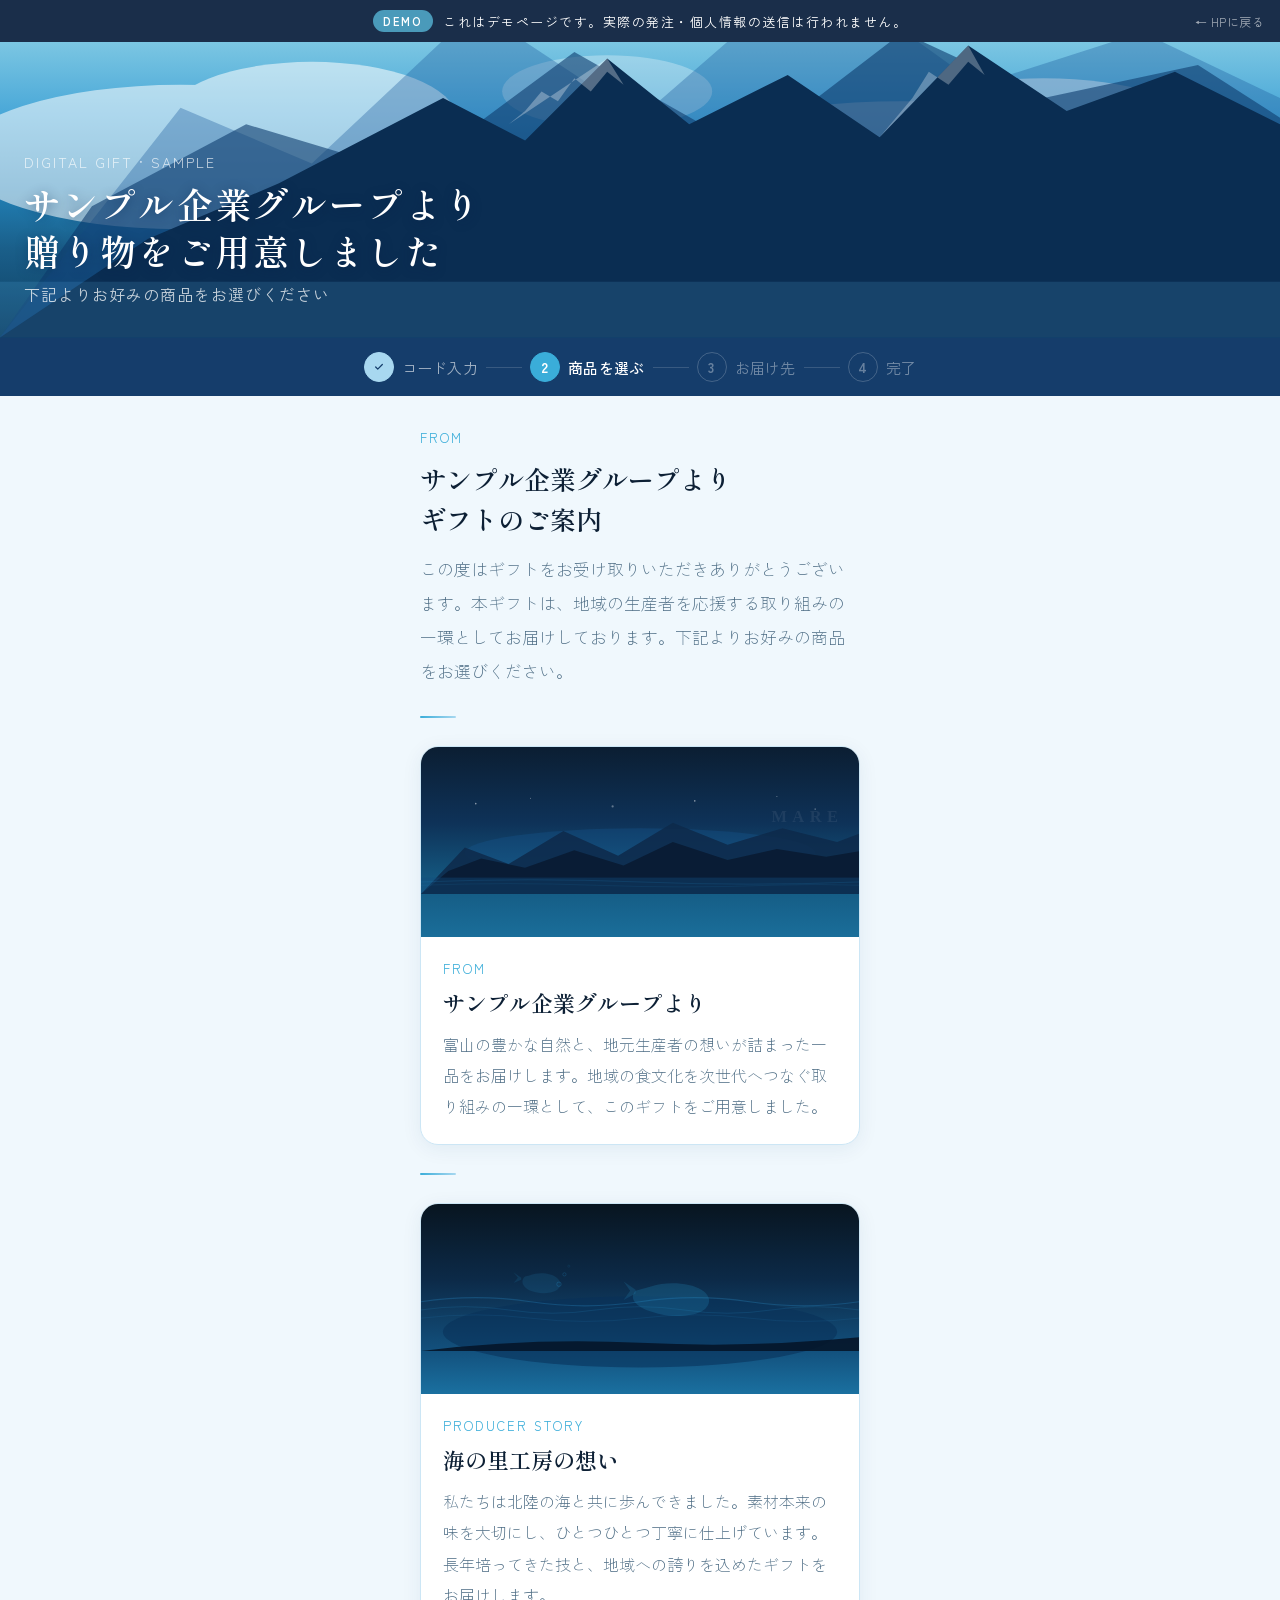
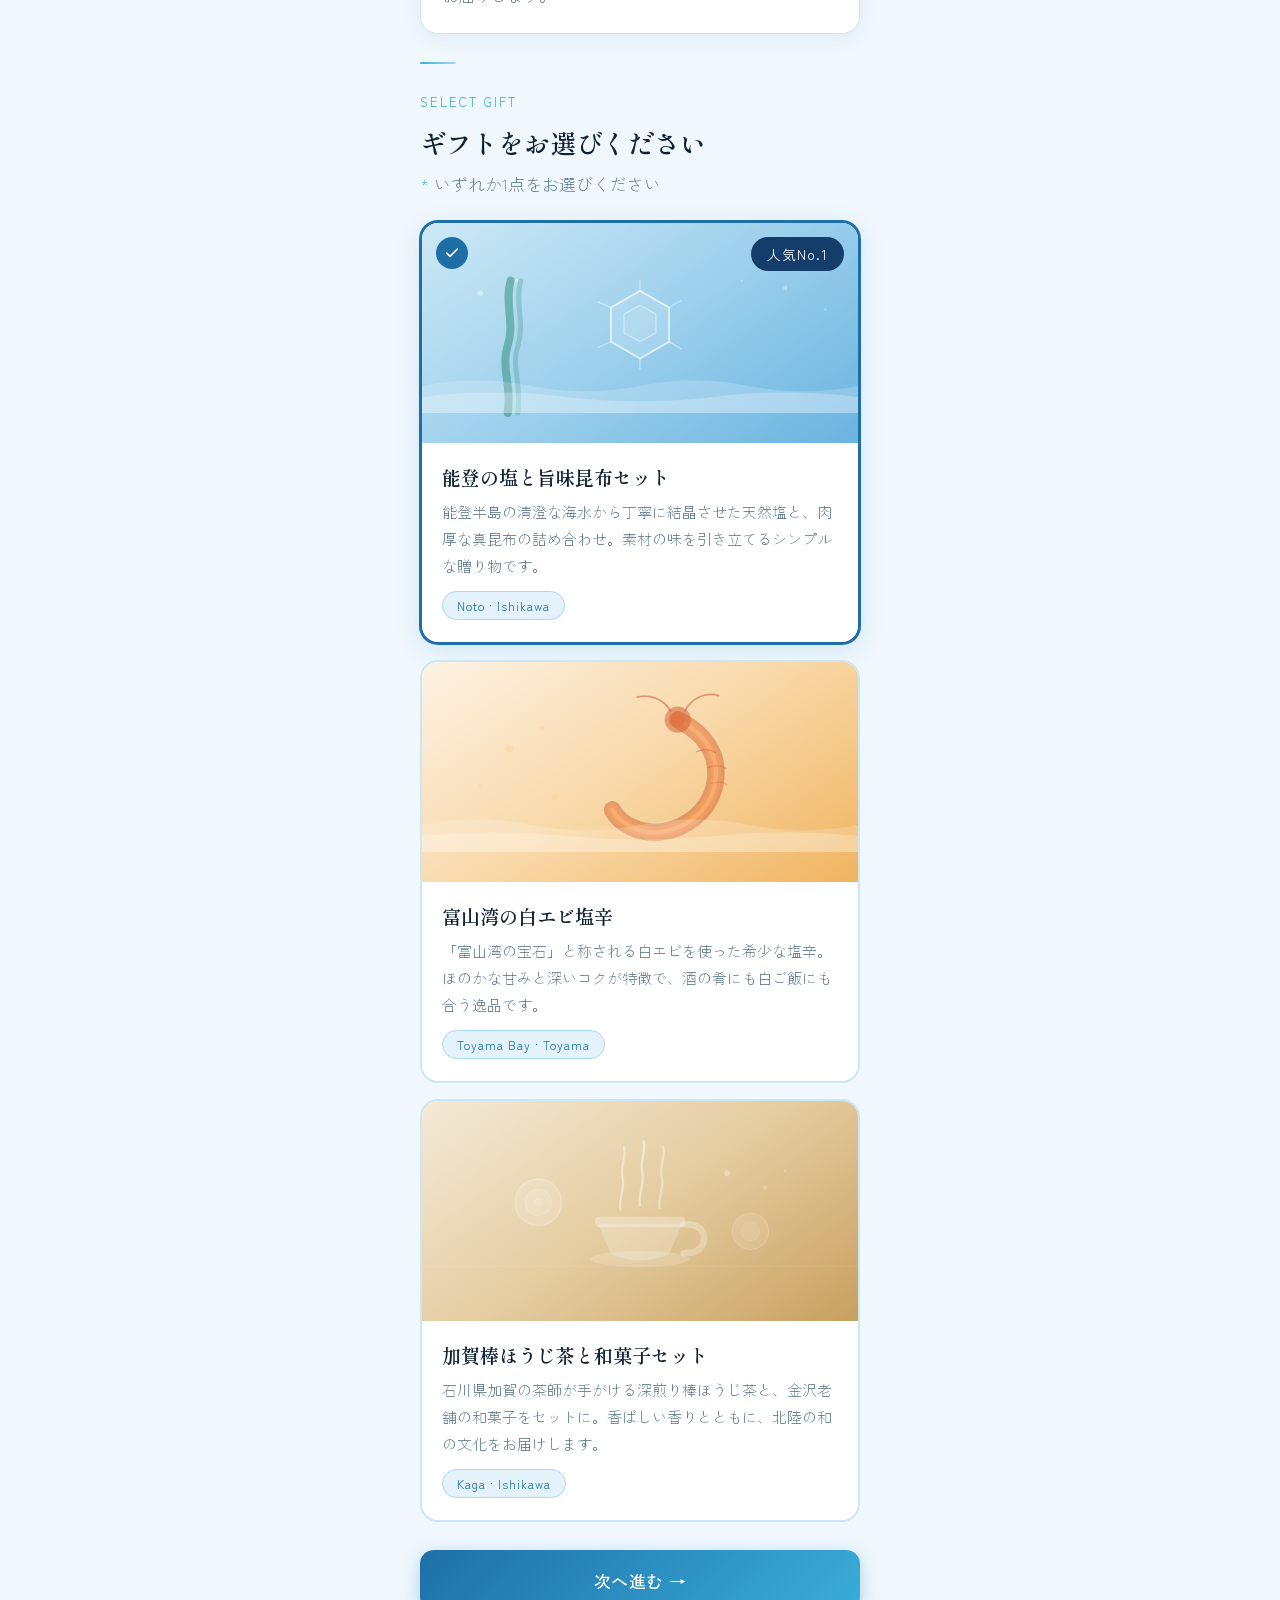
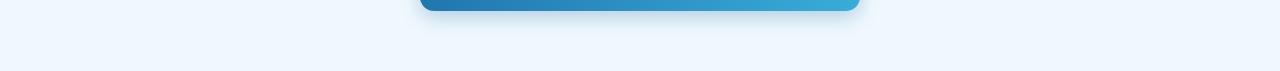
<file: demo.html>
<!DOCTYPE html>
<html lang="ja">
<head>
  <meta charset="UTF-8">
  <meta name="viewport" content="width=device-width, initial-scale=1.0">
  <title>デモ | デジタルギフト体験 | MARE</title>
  <link href="https://fonts.googleapis.com/css2?family=Shippori+Mincho:wght@400;600&family=Zen+Kaku+Gothic+New:wght@300;400;500&display=swap" rel="stylesheet">
  <style>
    :root {
      --deep:  #0b2540;
      --navy:  #153d6b;
      --ocean: #1e6fa8;
      --sky:   #3aadd9;
      --mist:  #a8d8f0;
      --pale:  #e4f3fb;
      --white: #ffffff;
      --ink:   #0d2035;
      --soft:  #4a6a82;
      --line:  #cce6f5;
      --bg:    #f0f8fd;
    }

    * { box-sizing: border-box; margin: 0; padding: 0; }
    html { font-size: 18px; scroll-behavior: smooth; }

    body {
      font-family: 'Zen Kaku Gothic New', sans-serif;
      background: var(--bg);
      color: var(--ink);
      -webkit-font-smoothing: antialiased;
      -webkit-text-size-adjust: 100%;
      text-size-adjust: 100%;
    }

    /* ─── Demo Banner ─── */
    .demo-banner {
      position: fixed;
      top: 0; left: 0; right: 0;
      z-index: 200;
      background: #1a2e4a;
      color: #fff;
      text-align: center;
      padding: 10px 16px;
      font-size: 13px;
      letter-spacing: 1.5px;
      display: flex;
      align-items: center;
      justify-content: center;
      gap: 10px;
    }

    .demo-banner-badge {
      background: #4a9aba;
      color: #fff;
      font-size: 11px;
      font-weight: 600;
      letter-spacing: 2px;
      padding: 3px 10px;
      border-radius: 20px;
      text-transform: uppercase;
      flex-shrink: 0;
    }

    .demo-banner-back {
      position: absolute;
      right: 16px;
      font-size: 12px;
      color: rgba(255,255,255,0.6);
      text-decoration: none;
      letter-spacing: 0.5px;
      transition: color 0.2s;
    }

    .demo-banner-back:hover { color: #fff; }

    /* ─── Hero ─── */
    .hero {
      position: relative;
      width: 100%;
      height: 300px;
      overflow: hidden;
      margin-top: 38px; /* demo banner height */
      background: linear-gradient(180deg, #7ec8e3 0%, #4aa8d8 25%, #2282b8 50%, #1a5f8a 70%, #0e3d60 100%);
    }

    .hero-clouds {
      position: absolute;
      top: 14px; left: 0;
      width: 100%;
      opacity: 0.55;
    }

    .hero-mountain {
      position: absolute;
      bottom: 0; left: 0;
      width: 100%;
    }

    .hero-content {
      position: absolute;
      bottom: 32px; left: 24px; right: 24px;
      z-index: 10;
    }

    .hero-label {
      font-size: 14px;
      letter-spacing: 2px;
      color: rgba(255,255,255,0.7);
      text-transform: uppercase;
      margin-bottom: 8px;
    }

    .hero-title {
      font-family: 'Shippori Mincho', serif;
      font-size: 36px;
      font-weight: 600;
      color: #fff;
      line-height: 1.3;
      letter-spacing: 0.06em;
      text-shadow: 0 2px 12px rgba(0,30,70,0.45);
    }

    .hero-subtitle {
      font-size: 16px;
      color: rgba(255,255,255,0.75);
      margin-top: 8px;
      letter-spacing: 1px;
    }

    /* ─── Step bar ─── */
    .step-bar {
      display: flex;
      align-items: center;
      justify-content: center;
      padding: 14px 24px;
      background: var(--navy);
      gap: 8px;
    }

    .step-item {
      display: flex; align-items: center; gap: 8px;
      font-size: 15px;
      color: rgba(255,255,255,0.4);
      letter-spacing: 0.3px;
    }

    .step-item.active { color: #fff; font-weight: 500; }
    .step-item.done   { color: rgba(255,255,255,0.6); }

    .step-dot {
      width: 30px; height: 30px;
      border-radius: 50%;
      border: 1.5px solid rgba(255,255,255,0.2);
      display: flex; align-items: center; justify-content: center;
      font-size: 14px; font-weight: 600;
      color: rgba(255,255,255,0.35);
      flex-shrink: 0;
    }

    .step-item.active .step-dot { background: var(--sky); border-color: var(--sky); color: #fff; }
    .step-item.done .step-dot   { background: var(--mist); border-color: var(--mist); color: var(--navy); }

    .step-line { flex: 1; max-width: 36px; height: 1px; background: rgba(255,255,255,0.15); }

    /* ─── Layout ─── */
    .container { max-width: 480px; margin: 0 auto; padding: 0 20px 60px; }

    .section { padding: 32px 0 0; }

    .section-label {
      font-size: 13px; letter-spacing: 2px;
      text-transform: uppercase; color: var(--sky); margin-bottom: 12px;
    }

    .section-title {
      font-family: 'Shippori Mincho', serif;
      font-size: 26px; font-weight: 600;
      line-height: 1.55; margin-bottom: 12px; color: var(--ink);
    }

    .section-text { font-size: 17px; line-height: 2.0; color: var(--soft); font-weight: 300; }

    .divider {
      width: 36px; height: 2px;
      background: linear-gradient(90deg, var(--sky), var(--mist));
      margin: 28px 0; border-radius: 2px;
    }

    /* ─── Brand card ─── */
    .brand-card {
      background: var(--white);
      border-radius: 18px; overflow: hidden;
      margin-top: 20px;
      border: 1px solid var(--line);
      box-shadow: 0 4px 20px rgba(14,61,96,0.07);
    }

    .brand-card-image { width: 100%; height: 190px; object-fit: cover; display: block; }
    .brand-card-body { padding: 22px; }

    .brand-card-eyebrow {
      font-size: 13px; letter-spacing: 2px;
      color: var(--sky); text-transform: uppercase; margin-bottom: 8px;
    }

    .brand-card-title {
      font-family: 'Shippori Mincho', serif;
      font-size: 22px; font-weight: 600;
      margin-bottom: 10px; line-height: 1.5; color: var(--ink);
    }

    .brand-card-text { font-size: 16px; line-height: 1.95; color: var(--soft); font-weight: 300; }

    /* ─── Product cards ─── */
    .product-grid { display: flex; flex-direction: column; gap: 16px; margin-top: 20px; }

    .product-card {
      background: var(--white); border-radius: 18px; overflow: hidden;
      border: 2px solid var(--line);
      cursor: pointer;
      transition: border-color 0.2s, box-shadow 0.2s, transform 0.15s;
      position: relative;
    }

    .product-card:active { transform: scale(0.985); }

    .product-card.selected {
      border-color: var(--ocean);
      box-shadow: 0 0 0 1px var(--ocean), 0 6px 24px rgba(30,111,168,0.15);
    }

    .product-card input[type="radio"] { position: absolute; opacity: 0; width: 0; height: 0; }

    .product-image-wrap {
      position: relative; width: 100%; height: 220px;
      overflow: hidden; background: var(--pale);
    }

    .product-image-wrap img {
      width: 100%; height: 100%; object-fit: cover; display: block;
      transition: transform 0.4s ease;
    }

    .product-card:hover .product-image-wrap img { transform: scale(1.04); }

    .product-badge {
      position: absolute; top: 14px; right: 14px;
      background: var(--navy); color: #fff;
      font-size: 14px; letter-spacing: 1px;
      padding: 7px 16px; border-radius: 20px;
    }

    .selected-check {
      position: absolute; top: 14px; left: 14px;
      width: 32px; height: 32px; border-radius: 50%;
      background: var(--ocean);
      display: none; align-items: center; justify-content: center;
    }

    .product-card.selected .selected-check { display: flex; }
    .selected-check svg { width: 16px; height: 16px; }

    .product-body { padding: 20px 20px 22px; }

    .product-name {
      font-family: 'Shippori Mincho', serif;
      font-size: 19px; font-weight: 600; margin-bottom: 8px; color: var(--ink);
    }

    .product-desc { font-size: 15px; color: var(--soft); line-height: 1.8; font-weight: 300; }

    .product-tag {
      display: inline-block; margin-top: 12px;
      font-size: 12px; letter-spacing: 1px;
      color: var(--ocean); border: 1px solid var(--mist);
      border-radius: 20px; padding: 5px 14px;
      background: var(--pale);
    }

    /* ─── Buttons ─── */
    .btn {
      width: 100%; padding: 18px; border-radius: 14px; border: none;
      font-size: 17px; font-family: 'Zen Kaku Gothic New', sans-serif;
      font-weight: 500; cursor: pointer; letter-spacing: 0.5px;
      transition: opacity 0.2s, transform 0.15s, box-shadow 0.2s;
    }

    .btn:active { transform: scale(0.98); }

    .btn-primary {
      background: linear-gradient(135deg, var(--ocean) 0%, var(--sky) 100%);
      color: #fff;
      box-shadow: 0 6px 20px rgba(30,111,168,0.3);
    }

    .btn-primary:hover { box-shadow: 0 8px 28px rgba(30,111,168,0.4); }

    .btn-stack { margin-top: 28px; display: flex; flex-direction: column; gap: 10px; }

    /* ─── Demo popup overlay ─── */
    .demo-overlay {
      display: none;
      position: fixed;
      inset: 0;
      background: rgba(10, 25, 45, 0.6);
      backdrop-filter: blur(4px);
      z-index: 300;
      align-items: center;
      justify-content: center;
      padding: 24px;
    }

    .demo-overlay.show { display: flex; }

    .demo-popup {
      background: var(--white);
      border-radius: 20px;
      padding: 40px 32px;
      max-width: 380px;
      width: 100%;
      text-align: center;
      box-shadow: 0 24px 60px rgba(10,25,45,0.25);
      animation: popupIn 0.3s cubic-bezier(0.34, 1.56, 0.64, 1);
    }

    @keyframes popupIn {
      from { opacity: 0; transform: scale(0.88) translateY(16px); }
      to   { opacity: 1; transform: scale(1) translateY(0); }
    }

    .demo-popup-icon {
      width: 60px; height: 60px;
      background: var(--pale);
      border-radius: 50%;
      display: flex; align-items: center; justify-content: center;
      margin: 0 auto 20px;
    }

    .demo-popup-icon svg { width: 28px; height: 28px; stroke: var(--ocean); }

    .demo-popup-title {
      font-family: 'Shippori Mincho', serif;
      font-size: 20px; font-weight: 600;
      color: var(--ink); margin-bottom: 12px;
    }

    .demo-popup-text {
      font-size: 15px; line-height: 1.9;
      color: var(--soft); font-weight: 300;
      margin-bottom: 28px;
    }

    .demo-popup-btn {
      width: 100%; padding: 14px;
      background: var(--navy); color: #fff;
      border: none; border-radius: 12px;
      font-size: 15px; font-family: 'Zen Kaku Gothic New', sans-serif;
      font-weight: 500; cursor: pointer;
      letter-spacing: 0.5px;
    }

    .demo-popup-link {
      display: block; margin-top: 14px;
      font-size: 13px; color: var(--ocean);
      text-decoration: none; letter-spacing: 0.5px;
    }

    .demo-popup-link:hover { text-decoration: underline; }

    @keyframes fadeUp {
      from { opacity: 0; transform: translateY(14px); }
      to   { opacity: 1; transform: translateY(0); }
    }
    .fade-up { animation: fadeUp 0.45s ease both; }

    /* ─── Product illustration images ─── */
    .brand-card-image-div {
      width: 100%; height: 190px;
      display: block; position: relative; overflow: hidden;
    }
    .product-illust {
      position: absolute; inset: 0;
      width: 100%; height: 100%;
    }
    .product-img-salt   { background: linear-gradient(145deg, #cde8f6 0%, #9dd0ec 50%, #6ab4e0 100%); }
    .product-img-shrimp { background: linear-gradient(145deg, #fdf2e4 0%, #f8d8a8 50%, #f0b460 100%); }
    .product-img-tea    { background: linear-gradient(145deg, #f4ead8 0%, #e4cca0 50%, #c8a060 100%); }
    .brand-img-company  { background: linear-gradient(180deg, #0b1e32 0%, #0e3258 40%, #145880 70%, #1a6e9a 100%); }
    .brand-img-producer { background: linear-gradient(180deg, #081520 0%, #0c2a48 40%, #124e7a 75%, #1a70a0 100%); }

    /* ─── Banner responsive fix ─── */
    @media (max-width: 600px) {
      .demo-banner > span:not(.demo-banner-badge) {
        flex: 1; min-width: 0;
        overflow: hidden; text-overflow: ellipsis; white-space: nowrap;
        font-size: 12px;
      }
      .demo-banner-back {
        position: static; flex-shrink: 0;
        white-space: nowrap; color: rgba(255,255,255,0.7);
      }
    }
  </style>
</head>
<body>

<!-- ═══ Demo Banner ═══ -->
<div class="demo-banner">
  <span class="demo-banner-badge">Demo</span>
  <span>これはデモページです。実際の発注・個人情報の送信は行われません。</span>
  <a href="index.html" class="demo-banner-back">← HPに戻る</a>
</div>

<!-- ═══ Hero ═══ -->
<div class="hero">
  <svg class="hero-clouds" viewBox="0 0 390 70" fill="none" xmlns="http://www.w3.org/2000/svg" preserveAspectRatio="none">
    <ellipse cx="55"  cy="32" rx="68" ry="22" fill="white"/>
    <ellipse cx="95"  cy="20" rx="44" ry="17" fill="white"/>
    <ellipse cx="275" cy="36" rx="75" ry="21" fill="white"/>
    <ellipse cx="318" cy="24" rx="48" ry="16" fill="white"/>
    <ellipse cx="185" cy="12" rx="32" ry="11" fill="white" opacity="0.55"/>
  </svg>

  <svg class="hero-mountain" viewBox="0 0 390 165" fill="none" xmlns="http://www.w3.org/2000/svg" preserveAspectRatio="none">
    <path d="M0 165 L55 95 L95 112 L145 65 L195 98 L248 52 L298 88 L348 72 L390 92 L390 165 Z"
      fill="#1a5a9a" opacity="0.35"/>
    <path d="M0 165 L28 125 L75 100 L125 115 L175 78 L228 108 L275 72 L318 92 L365 82 L390 98 L390 165 Z"
      fill="#0e3d6e" opacity="0.6"/>
    <path d="M0 165 L45 135 L85 118 L135 92 L160 105 L185 80 L210 100 L240 85 L268 104 L295 76 L325 96 L358 84 L390 100 L390 165 Z"
      fill="#0a2d52"/>
    <path d="M185 80 L190 88 L185 84 L180 90 L175 86 L170 93 L165 90 L160 96 L155 100" fill="rgba(255,255,255,0.3)"/>
    <path d="M295 76 L300 85 L295 81 L289 88 L283 84 L278 92 L268 104" fill="rgba(255,255,255,0.28)"/>
    <rect x="0" y="148" width="390" height="17" fill="rgba(100,200,255,0.14)"/>
  </svg>

  <div class="hero-content">
    <div class="hero-label">Digital Gift · SAMPLE</div>
    <div class="hero-title">サンプル企業グループより<br>贈り物をご用意しました</div>
    <div class="hero-subtitle">下記よりお好みの商品をお選びください</div>
  </div>
</div>

<!-- ═══ Step bar ═══ -->
<div class="step-bar">
  <div class="step-item done">
    <div class="step-dot">
      <svg width="10" height="10" viewBox="0 0 24 24" fill="none" stroke="currentColor" stroke-width="3" stroke-linecap="round" stroke-linejoin="round"><polyline points="20 6 9 17 4 12"></polyline></svg>
    </div>
    <span>コード入力</span>
  </div>
  <div class="step-line"></div>
  <div class="step-item active">
    <div class="step-dot">2</div><span>商品を選ぶ</span>
  </div>
  <div class="step-line"></div>
  <div class="step-item">
    <div class="step-dot">3</div><span>お届け先</span>
  </div>
  <div class="step-line"></div>
  <div class="step-item">
    <div class="step-dot">4</div><span>完了</span>
  </div>
</div>

<div class="container">

  <!-- From セクション -->
  <div class="section fade-up">
    <div class="section-label">From</div>
    <div class="section-title">サンプル企業グループより<br>ギフトのご案内</div>
    <p class="section-text">この度はギフトをお受け取りいただきありがとうございます。本ギフトは、地域の生産者を応援する取り組みの一環としてお届けしております。下記よりお好みの商品をお選びください。</p>
  </div>

  <div class="divider"></div>

  <!-- ブランドカード -->
  <div class="brand-card fade-up">
    <div class="brand-card-image brand-card-image-div brand-img-company">
      <svg viewBox="0 0 800 190" fill="none" xmlns="http://www.w3.org/2000/svg" width="100%" height="100%">
        <circle cx="100" cy="25" r="1.5" fill="rgba(255,255,255,0.5)"/>
        <circle cx="200" cy="15" r="1" fill="rgba(255,255,255,0.4)"/>
        <circle cx="350" cy="30" r="2" fill="rgba(255,255,255,0.35)"/>
        <circle cx="500" cy="20" r="1.5" fill="rgba(255,255,255,0.5)"/>
        <circle cx="650" cy="12" r="1" fill="rgba(255,255,255,0.4)"/>
        <circle cx="720" cy="35" r="1.5" fill="rgba(255,255,255,0.3)"/>
        <ellipse cx="400" cy="115" rx="320" ry="45" fill="rgba(25,90,150,0.3)"/>
        <path d="M0 190 L80 105 L160 135 L260 75 L360 120 L460 60 L560 100 L660 70 L760 95 L800 80 L800 190Z" fill="rgba(14,42,75,0.85)"/>
        <path d="M0 190 L50 148 L110 125 L190 142 L280 110 L370 138 L460 95 L560 128 L650 108 L740 122 L800 112 L800 190Z" fill="rgba(9,28,52,0.95)"/>
        <rect x="0" y="160" width="800" height="30" fill="rgba(18,75,125,0.4)"/>
        <path d="M0 168 Q200 160 400 168 Q600 176 800 168" stroke="rgba(40,140,200,0.3)" stroke-width="1" fill="none"/>
        <path d="M0 174 Q160 168 320 174 Q480 180 640 174 Q720 171 800 174" stroke="rgba(40,140,200,0.2)" stroke-width="1" fill="none"/>
        <text x="640" y="58" font-family="Georgia, serif" font-size="30" letter-spacing="10" fill="rgba(255,255,255,0.07)" font-weight="bold">MARE</text>
      </svg>
    </div>
    <div class="brand-card-body">
      <div class="brand-card-eyebrow">From</div>
      <div class="brand-card-title">サンプル企業グループより</div>
      <p class="brand-card-text">富山の豊かな自然と、地元生産者の想いが詰まった一品をお届けします。地域の食文化を次世代へつなぐ取り組みの一環として、このギフトをご用意しました。</p>
    </div>
  </div>

  <div class="divider"></div>

  <!-- 生産者カード -->
  <div class="brand-card fade-up">
    <div class="brand-card-image brand-card-image-div brand-img-producer">
      <svg viewBox="0 0 800 190" fill="none" xmlns="http://www.w3.org/2000/svg" width="100%" height="100%">
        <ellipse cx="400" cy="155" rx="360" ry="65" fill="rgba(8,48,88,0.55)"/>
        <path d="M0 100 Q100 85 200 100 Q300 115 400 100 Q500 85 600 100 Q700 115 800 100" stroke="rgba(40,140,200,0.3)" stroke-width="2" fill="none"/>
        <path d="M0 115 Q80 103 160 115 Q240 127 320 115 Q400 103 480 115 Q560 127 640 115 Q720 103 800 115" stroke="rgba(40,140,200,0.22)" stroke-width="1.5" fill="none"/>
        <path d="M0 130 Q100 118 200 130 Q300 142 400 130 Q500 118 600 130 Q700 142 800 130" stroke="rgba(40,140,200,0.15)" stroke-width="1.5" fill="none"/>
        <path d="M420,72 C452,62 492,66 512,78 C532,90 530,108 512,118 C492,128 452,130 420,118 C390,108 380,93 392,80Z" fill="rgba(40,150,200,0.22)"/>
        <path d="M392,78 L370,63 L382,80 L370,97 L392,85Z" fill="rgba(40,150,200,0.18)"/>
        <path d="M198,52 C216,45 238,48 248,56 C258,64 256,74 246,80 C234,86 212,86 196,78 C183,70 183,60 190,54Z" fill="rgba(40,150,200,0.15)"/>
        <path d="M183,56 L169,46 L177,56 L169,66 L183,60Z" fill="rgba(40,150,200,0.14)"/>
        <circle cx="252" cy="68" r="4" stroke="rgba(40,160,220,0.28)" stroke-width="1.5" fill="none"/>
        <circle cx="262" cy="50" r="3" stroke="rgba(40,160,220,0.22)" stroke-width="1.5" fill="none"/>
        <circle cx="270" cy="35" r="2" stroke="rgba(40,160,220,0.16)" stroke-width="1" fill="none"/>
        <path d="M0 190 Q200 165 400 175 Q600 185 800 165 L800 190Z" fill="rgba(5,22,42,0.9)"/>
      </svg>
    </div>
    <div class="brand-card-body">
      <div class="brand-card-eyebrow">Producer Story</div>
      <div class="brand-card-title">海の里工房の想い</div>
      <p class="brand-card-text">私たちは北陸の海と共に歩んできました。素材本来の味を大切にし、ひとつひとつ丁寧に仕上げています。長年培ってきた技と、地域への誇りを込めたギフトをお届けします。</p>
    </div>
  </div>

  <div class="divider"></div>

  <div class="section-label fade-up">Select Gift</div>
  <div class="section-title fade-up" style="margin-bottom:4px;">ギフトをお選びください</div>
  <p class="section-text fade-up" style="margin-bottom:0;"><span style="color:var(--sky);">*</span> いずれか1点をお選びください</p>

  <!-- 商品グリッド（ハードコード） -->
  <div class="product-grid" id="productGrid">

    <label class="product-card fade-up selected" onclick="selectProduct(this)">
      <input type="radio" name="selected_product" value="能登の塩と旨味昆布セット" checked>
      <div class="product-image-wrap product-img-salt">
        <svg class="product-illust" viewBox="0 0 600 220" fill="none" xmlns="http://www.w3.org/2000/svg">
          <circle cx="80" cy="55" r="4" fill="rgba(255,255,255,0.4)"/>
          <circle cx="130" cy="38" r="2.5" fill="rgba(255,255,255,0.3)"/>
          <circle cx="500" cy="48" r="3" fill="rgba(255,255,255,0.35)"/>
          <circle cx="555" cy="78" r="2" fill="rgba(255,255,255,0.28)"/>
          <circle cx="440" cy="38" r="1.5" fill="rgba(255,255,255,0.3)"/>
          <polygon points="300,52 340,75 340,122 300,145 260,122 260,75" stroke="rgba(255,255,255,0.68)" stroke-width="2.5" fill="rgba(255,255,255,0.12)"/>
          <polygon points="300,72 322,84 322,110 300,122 278,110 278,84" stroke="rgba(255,255,255,0.45)" stroke-width="1.5" fill="rgba(255,255,255,0.08)"/>
          <line x1="300" y1="37" x2="300" y2="52" stroke="rgba(255,255,255,0.5)" stroke-width="1.5"/>
          <line x1="300" y1="145" x2="300" y2="160" stroke="rgba(255,255,255,0.5)" stroke-width="1.5"/>
          <line x1="242" y1="67" x2="260" y2="75" stroke="rgba(255,255,255,0.5)" stroke-width="1.5"/>
          <line x1="340" y1="122" x2="357" y2="132" stroke="rgba(255,255,255,0.5)" stroke-width="1.5"/>
          <line x1="242" y1="130" x2="260" y2="122" stroke="rgba(255,255,255,0.4)" stroke-width="1.5"/>
          <line x1="340" y1="75" x2="357" y2="65" stroke="rgba(255,255,255,0.4)" stroke-width="1.5"/>
          <path d="M118,220 C124,182 108,157 118,127 C128,97 113,68 122,38" stroke="rgba(0,110,75,0.38)" stroke-width="11" fill="none" stroke-linecap="round"/>
          <path d="M132,220 C138,182 122,157 132,127 C142,97 127,68 136,38" stroke="rgba(0,130,88,0.22)" stroke-width="7" fill="none" stroke-linecap="round"/>
          <path d="M0 183 Q75 168 150 183 Q225 198 300 183 Q375 168 450 183 Q525 198 600 183 L600 220 L0 220Z" fill="rgba(255,255,255,0.18)"/>
          <path d="M0 198 Q100 186 200 198 Q300 210 400 198 Q500 186 600 198 L600 220 L0 220Z" fill="rgba(255,255,255,0.24)"/>
        </svg>
        <div class="selected-check">
          <svg viewBox="0 0 24 24" fill="none" stroke="white" stroke-width="2.5" stroke-linecap="round" stroke-linejoin="round"><polyline points="20 6 9 17 4 12"></polyline></svg>
        </div>
        <span class="product-badge">人気No.1</span>
      </div>
      <div class="product-body">
        <div class="product-name">能登の塩と旨味昆布セット</div>
        <p class="product-desc">能登半島の清澄な海水から丁寧に結晶させた天然塩と、肉厚な真昆布の詰め合わせ。素材の味を引き立てるシンプルな贈り物です。</p>
        <span class="product-tag">Noto · Ishikawa</span>
      </div>
    </label>

    <label class="product-card fade-up" onclick="selectProduct(this)">
      <input type="radio" name="selected_product" value="富山湾の白エビ塩辛">
      <div class="product-image-wrap product-img-shrimp">
        <svg class="product-illust" viewBox="0 0 600 220" fill="none" xmlns="http://www.w3.org/2000/svg">
          <circle cx="120" cy="78" r="5" fill="rgba(255,200,130,0.3)"/>
          <circle cx="165" cy="50" r="3.5" fill="rgba(255,200,130,0.25)"/>
          <circle cx="182" cy="145" r="4" fill="rgba(255,200,130,0.2)"/>
          <circle cx="80" cy="130" r="3" fill="rgba(255,200,130,0.2)"/>
          <path d="M352,38 C392,58 412,90 402,132 C392,167 362,187 332,192 C302,197 272,182 262,162" stroke="rgba(200,85,40,0.45)" stroke-width="24" fill="none" stroke-linecap="round"/>
          <path d="M352,38 C392,58 412,90 402,132 C392,167 362,187 332,192 C302,197 272,182 262,162" stroke="rgba(255,160,90,0.55)" stroke-width="15" fill="none" stroke-linecap="round"/>
          <path d="M352,38 C392,58 412,90 402,132 C392,167 362,187 332,192 C302,197 272,182 262,162" stroke="rgba(255,210,160,0.3)" stroke-width="6" fill="none" stroke-linecap="round"/>
          <circle cx="352" cy="38" r="18" fill="rgba(210,90,50,0.5)"/>
          <circle cx="352" cy="38" r="10" fill="rgba(230,110,60,0.6)"/>
          <path d="M342,26 C332,8 312,3 296,7" stroke="rgba(200,80,40,0.5)" stroke-width="2.5" fill="none" stroke-linecap="round"/>
          <path d="M362,26 C372,6 393,0 408,5" stroke="rgba(200,80,40,0.5)" stroke-width="2.5" fill="none" stroke-linecap="round"/>
          <path d="M378,82 Q394,76 404,83" stroke="rgba(200,80,40,0.38)" stroke-width="2" fill="none" stroke-linecap="round"/>
          <path d="M393,104 Q409,98 418,105" stroke="rgba(200,80,40,0.3)" stroke-width="2" fill="none" stroke-linecap="round"/>
          <path d="M398,126 Q413,121 420,128" stroke="rgba(200,80,40,0.24)" stroke-width="2" fill="none" stroke-linecap="round"/>
          <path d="M0 183 Q75 168 150 183 Q225 198 300 183 Q375 168 450 183 Q525 198 600 183 L600 220 L0 220Z" fill="rgba(255,255,255,0.18)"/>
          <path d="M0 198 Q100 188 200 198 Q300 208 400 198 Q500 188 600 198 L600 220 L0 220Z" fill="rgba(255,255,255,0.22)"/>
        </svg>
        <div class="selected-check">
          <svg viewBox="0 0 24 24" fill="none" stroke="white" stroke-width="2.5" stroke-linecap="round" stroke-linejoin="round"><polyline points="20 6 9 17 4 12"></polyline></svg>
        </div>
      </div>
      <div class="product-body">
        <div class="product-name">富山湾の白エビ塩辛</div>
        <p class="product-desc">「富山湾の宝石」と称される白エビを使った希少な塩辛。ほのかな甘みと深いコクが特徴で、酒の肴にも白ご飯にも合う逸品です。</p>
        <span class="product-tag">Toyama Bay · Toyama</span>
      </div>
    </label>

    <label class="product-card fade-up" onclick="selectProduct(this)">
      <input type="radio" name="selected_product" value="加賀棒ほうじ茶と和菓子セット">
      <div class="product-image-wrap product-img-tea">
        <svg class="product-illust" viewBox="0 0 600 220" fill="none" xmlns="http://www.w3.org/2000/svg">
          <circle cx="160" cy="98" r="32" fill="rgba(255,255,255,0.14)" stroke="rgba(255,255,255,0.24)" stroke-width="2"/>
          <circle cx="160" cy="98" r="18" fill="rgba(255,255,255,0.1)" stroke="rgba(255,255,255,0.18)" stroke-width="1.5"/>
          <circle cx="160" cy="98" r="6" fill="rgba(255,255,255,0.12)"/>
          <circle cx="452" cy="138" r="25" fill="rgba(255,255,255,0.11)" stroke="rgba(255,255,255,0.18)" stroke-width="1.5"/>
          <circle cx="452" cy="138" r="13" fill="rgba(255,255,255,0.08)" stroke="rgba(255,255,255,0.14)" stroke-width="1"/>
          <circle cx="420" cy="58" r="4" fill="rgba(255,255,255,0.28)"/>
          <circle cx="472" cy="78" r="3" fill="rgba(255,255,255,0.22)"/>
          <circle cx="500" cy="55" r="2" fill="rgba(255,255,255,0.2)"/>
          <path d="M273,108 C270,92 280,80 276,64 C272,48 282,37 278,22" stroke="rgba(255,255,255,0.42)" stroke-width="3" fill="none" stroke-linecap="round"/>
          <path d="M300,102 C297,85 307,73 303,56 C299,40 309,29 305,14" stroke="rgba(255,255,255,0.48)" stroke-width="3" fill="none" stroke-linecap="round"/>
          <path d="M327,106 C324,90 334,79 330,63 C326,47 336,36 332,21" stroke="rgba(255,255,255,0.38)" stroke-width="3" fill="none" stroke-linecap="round"/>
          <path d="M242,128 L260,170 Q300,186 340,170 L358,128Z" fill="rgba(255,255,255,0.22)"/>
          <rect x="238" y="118" width="124" height="14" rx="5" fill="rgba(255,255,255,0.28)"/>
          <ellipse cx="300" cy="176" rx="68" ry="11" fill="rgba(255,255,255,0.18)"/>
          <path d="M360,128 Q388,128 388,147 Q388,168 360,168" stroke="rgba(255,255,255,0.28)" stroke-width="9" fill="none" stroke-linecap="round"/>
          <line x1="0" y1="186" x2="600" y2="186" stroke="rgba(255,255,255,0.12)" stroke-width="1"/>
        </svg>
        <div class="selected-check">
          <svg viewBox="0 0 24 24" fill="none" stroke="white" stroke-width="2.5" stroke-linecap="round" stroke-linejoin="round"><polyline points="20 6 9 17 4 12"></polyline></svg>
        </div>
      </div>
      <div class="product-body">
        <div class="product-name">加賀棒ほうじ茶と和菓子セット</div>
        <p class="product-desc">石川県加賀の茶師が手がける深煎り棒ほうじ茶と、金沢老舗の和菓子をセットに。香ばしい香りとともに、北陸の和の文化をお届けします。</p>
        <span class="product-tag">Kaga · Ishikawa</span>
      </div>
    </label>

  </div>

  <div class="btn-stack">
    <button type="button" class="btn btn-primary" onclick="showDemoPopup()">
      次へ進む →
    </button>
  </div>

</div>

<!-- ═══ Demo Popup ═══ -->
<div class="demo-overlay" id="demoOverlay" onclick="closeDemoPopup(event)">
  <div class="demo-popup">
    <div class="demo-popup-icon">
      <svg viewBox="0 0 24 24" fill="none" stroke-width="1.5" stroke-linecap="round" stroke-linejoin="round">
        <circle cx="12" cy="12" r="10"/>
        <line x1="12" y1="8" x2="12" y2="12"/>
        <line x1="12" y1="16" x2="12.01" y2="16"/>
      </svg>
    </div>
    <div class="demo-popup-title">これはデモページです</div>
    <p class="demo-popup-text">
      実際の発注・お届け先の入力は行われません。<br>
      このページは「こんなギフト体験が作れます」という提案用デモです。
    </p>
    <button class="demo-popup-btn" onclick="closeDemoPopup()">わかりました</button>
    <a href="index.html" class="demo-popup-link">← MAREのHPに戻る</a>
  </div>
</div>

<script>
  const checkSvg = `<svg viewBox="0 0 24 24" fill="none" stroke="white" stroke-width="2.5" stroke-linecap="round" stroke-linejoin="round"><polyline points="20 6 9 17 4 12"></polyline></svg>`;

  function selectProduct(label) {
    document.querySelectorAll('.product-card').forEach(c => c.classList.remove('selected'));
    label.classList.add('selected');
    label.querySelector('input[type="radio"]').checked = true;
  }

  function showDemoPopup() {
    document.getElementById('demoOverlay').classList.add('show');
  }

  function closeDemoPopup(event) {
    if (!event || event.target === document.getElementById('demoOverlay')) {
      document.getElementById('demoOverlay').classList.remove('show');
    }
  }
</script>

</body>
</html>
</file>
<file: assets/home.css>
/* トップページ専用。会社案内（名刺）として読めることを優先し、飾りは置かない。
   色：紙 #f6f8f7／墨紺 #12283a／海 #1f5f7a／淡海 #e3ecee／罫 #cdd7da */
:root{--paper:#f6f8f7;--ink:#12283a;--sea:#1f5f7a;--mist:#e3ecee;--rule:#cdd7da;--soft:#51646f;--mincho:'Shippori Mincho',serif;--gothic:'Zen Kaku Gothic New',sans-serif}
*{box-sizing:border-box}
html{scroll-behavior:smooth;-webkit-text-size-adjust:100%}
body{margin:0;background:var(--paper);color:var(--ink);font:400 16px/1.95 var(--gothic);-webkit-font-smoothing:antialiased}
img{max-width:100%;height:auto;display:block}
a{color:var(--sea);text-underline-offset:.22em;text-decoration-thickness:1px}
a:hover{text-decoration-thickness:2px}
a:focus-visible{outline:2px solid var(--sea);outline-offset:3px;border-radius:2px}
/* 文節の途中で折り返さない（「つな／ぐ、」のような改行を防ぐ） */
.ph{display:inline-block}
.w{width:min(1080px,100% - 48px);margin-inline:auto}

.top{display:flex;align-items:baseline;justify-content:space-between;gap:16px;padding:22px 0;border-bottom:1px solid var(--rule)}
.top .name{font:600 22px/1 var(--mincho);letter-spacing:.24em;color:var(--ink);text-decoration:none}
.top nav{display:flex;gap:22px;font-size:14px}
.top nav a{color:var(--ink);text-decoration:none;white-space:nowrap}
.top nav a:hover{text-decoration:underline}

.lead{display:grid;grid-template-columns:minmax(0,1.05fr) minmax(0,.95fr);gap:56px;align-items:center;padding:72px 0 80px}
.lead h1{margin:0;font:600 clamp(22px,2.75vw,36px)/1.6 var(--mincho);letter-spacing:.04em}
.lead h1 .ln{display:block;white-space:nowrap}
.lead h1 .hang{text-indent:-.5em}
.lead p{margin:26px 0 0;max-width:30em;color:var(--soft)}
.lead .go{margin-top:30px;display:flex;flex-wrap:wrap;gap:10px 26px;font-weight:500}
.screens{position:relative;padding-bottom:6%}
.screens .pc{border:1px solid var(--rule);border-radius:10px;box-shadow:0 24px 50px -30px rgba(18,40,58,.45)}
.screens .sp{position:absolute;right:-2%;bottom:0;width:27%;border:5px solid #fff;border-radius:18px;box-shadow:0 18px 40px -18px rgba(18,40,58,.55)}
.screens figcaption,.shot figcaption{margin-top:14px;font-size:12.5px;color:var(--soft)}
.screens figcaption{max-width:68%}

section{padding:76px 0;border-top:1px solid var(--rule)}
h2{margin:0 0 40px;font:600 clamp(21px,2.4vw,26px)/1.6 var(--mincho);letter-spacing:.08em}

.biz{display:grid;grid-template-columns:minmax(0,300px) minmax(0,1fr);gap:28px 56px;padding:44px 0;border-top:1px solid var(--rule)}
.biz:first-of-type{border-top:0;padding-top:0}
.biz:last-of-type{padding-bottom:0}
.biz h3{margin:0;font:600 clamp(22px,2.6vw,28px)/1.5 var(--mincho);letter-spacing:.06em}
.biz .kind{margin:6px 0 0;font-size:14px;color:var(--soft)}
.biz .say{margin:0 0 14px;font:600 clamp(18px,2vw,21px)/1.7 var(--mincho)}
.biz p{margin:0 0 14px}
.biz ul{margin:0 0 18px;padding:0;list-style:none}
.biz li{padding:9px 0;border-bottom:1px solid var(--rule);font-size:15px}
.biz li:first-child{border-top:1px solid var(--rule)}
.biz .eg{font-size:14px;color:var(--soft)}
.biz .go{display:flex;flex-wrap:wrap;gap:8px 26px;font-weight:500}
.biz .shot{grid-column:2;margin:8px 0 0}
.shot.pc img{border:1px solid var(--rule);border-radius:8px}
.shot.sp{display:flex;gap:16px;align-items:flex-end;flex-wrap:wrap}
.shot.sp img{width:min(190px,44%);border:1px solid var(--rule);border-radius:16px}
.shot.sp figcaption{flex-basis:100%}
.biz li b{font-weight:500}
.case dl,.can{margin:0}
.case dt{margin-top:14px;font-size:13px;color:var(--soft)}
.case dd{margin:2px 0 0}
.can{display:grid;grid-template-columns:minmax(0,11em) minmax(0,1fr);border-top:1px solid var(--rule)}
.can dt,.can dd{margin:0;padding:12px 0;border-bottom:1px solid var(--rule)}
.can dt{font-weight:500;padding-right:16px}
.can dd{font-size:15px}
.askq{margin:0 0 20px;padding-left:1.4em}
.lead.solo{grid-template-columns:1fr;padding-bottom:64px}
.lead.solo p{max-width:36em}
.lead .crumb{margin:0 0 22px;font-size:13px}
.intro{margin:-18px 0 40px;color:var(--soft)}
.pair{margin:0 0 44px;padding:18px 22px;background:var(--mist);border-radius:8px;font-size:15px}

.about{display:grid;grid-template-columns:minmax(0,300px) minmax(0,1fr);gap:28px 56px}
.about h2{margin:0}
.about p{margin:0 0 18px;max-width:34em}
.about .line{margin-top:28px;padding-top:22px;border-top:1px solid var(--rule);font:600 18px/1.8 var(--mincho)}

.ask{display:grid;grid-template-columns:minmax(0,300px) minmax(0,1fr);gap:28px 56px}
.ask h2{margin:0}
.ask p{margin:0 0 20px;max-width:34em}
.btn{display:inline-block;padding:14px 30px;border-radius:6px;background:var(--ink);color:#fff;font-weight:600;text-decoration:none}
.btn:hover{background:var(--sea)}
.ask small{display:block;margin-top:16px;color:var(--soft);font-size:13.5px}

footer{border-top:1px solid var(--rule);padding:30px 0 44px;font-size:13.5px;color:var(--soft)}
footer .w{display:flex;flex-wrap:wrap;gap:10px 26px;justify-content:space-between}
footer nav{display:flex;flex-wrap:wrap;gap:8px 20px}
footer a{color:var(--soft)}

@media (max-width:820px){
  .w{width:calc(100% - 40px)}
  .top{padding:18px 0}
  .top nav{gap:16px;font-size:13.5px}
  .lead{grid-template-columns:1fr;gap:40px;padding:44px 0 56px}
  .lead h1{font-size:clamp(18px,5.8vw,36px)}
  section{padding:54px 0}
  h2{margin-bottom:28px}
  .biz,.about,.ask{grid-template-columns:1fr;gap:18px}
  .biz{padding:36px 0}
  .biz .shot{grid-column:1}
  .can{grid-template-columns:1fr}
  .can dt{border-bottom:0;padding-bottom:0}
  .can dd{padding-top:2px}
  .intro{margin-top:-8px}
}
@media (prefers-reduced-motion:reduce){html{scroll-behavior:auto}}
@media (max-width:360px){.top .name{letter-spacing:.14em}.top nav{gap:11px;font-size:12.5px}}
</file>
<file: assets/mare.css>
:root{--navy:#1a2e4a;--ocean:#4a9aba;--sky:#7bbfd4;--mist:#b8dce8;--pale:#eaf4f8;--white:#fff;--ink:#1a2e4a;--soft:#4a6478;--line:#d6e8f0;--bg:#f7fbfd;--lime:#c8de70;--shadow:0 22px 70px rgba(24,53,75,.11)}*{box-sizing:border-box}html{scroll-behavior:smooth}body{margin:0;color:var(--ink);font-family:'Zen Kaku Gothic New',sans-serif;line-height:1.8}a{color:inherit;text-decoration:none}.shell{width:min(1160px,calc(100% - 48px));margin:auto}.skip-link{position:fixed;top:-60px;left:16px;z-index:99;background:#fff;padding:10px}.skip-link:focus{top:10px}.sr-only{position:absolute;width:1px;height:1px;overflow:hidden;clip:rect(0,0,0,0)}.site-header{position:absolute;inset:0 0 auto;z-index:20;color:#fff}.header-inner{height:88px;display:flex;align-items:center}.logo{font:600 28px/1 'Shippori Mincho',serif;letter-spacing:.22em}.site-header nav{display:flex;align-items:center;gap:34px;margin-left:auto;font-size:14px}.site-header nav a{padding:12px 0}.nav-contact{border:1px solid rgba(255,255,255,.5);padding:8px 18px!important;border-radius:99px}.menu-button{display:none;margin-left:auto;width:46px;height:46px;border:0;background:transparent}.menu-button span:not(.sr-only){display:block;width:24px;height:1px;background:#fff;margin:6px auto}.hero{min-height:760px;padding:165px 0 110px;color:#fff;background:linear-gradient(135deg,#132a46,#1d4b69 55%,#3983a1);position:relative;overflow:hidden;display:flex;align-items:center}.hero:after{content:'';position:absolute;inset:auto 0 0;height:32%;background:linear-gradient(160deg,transparent 49.7%,rgba(255,255,255,.09) 50%)}.hero-orb{position:absolute;border-radius:50%;border:1px solid rgba(255,255,255,.1)}.hero-orb.one{width:520px;height:520px;right:-120px;top:70px}.hero-orb.two{width:260px;height:260px;right:100px;top:200px}.hero-inner{position:relative;z-index:2}.eyebrow{margin:0 0 20px;text-transform:uppercase;letter-spacing:.2em;color:var(--ocean);font-size:12px;font-weight:600}.hero .eyebrow,.cordx-band .eyebrow{color:var(--sky)}.hero h1{margin:0;font:600 clamp(44px,6vw,76px)/1.4 'Shippori Mincho',serif;letter-spacing:.04em}.hero h1 span{color:#dceef3}.hero-copy{max-width:720px;margin:28px 0 0;color:#d7e7ec;font-size:17px}.hero-actions{display:flex;gap:14px;flex-wrap:wrap;margin-top:38px}.button{min-height:52px;padding:0 25px;display:inline-flex;align-items:center;justify-content:center;border-radius:2px;font-weight:600;border:1px solid transparent;transition:.2s}.button:hover{transform:translateY(-2px)}.primary{background:var(--ocean);color:#fff}.ghost{border-color:rgba(255,255,255,.5);color:#fff}.ghost.dark{color:var(--navy);border-color:#91a8b6}.section{padding:112px 0}.split{display:grid;grid-template-columns:.9fr 1.1fr;gap:100px}.section h2{font:600 clamp(32px,4vw,48px)/1.5 'Shippori Mincho',serif;margin:0}.about-copy{font-size:17px;color:var(--soft)}.about-copy p{margin:0 0 22px}.principle{margin-top:35px!important;padding:22px 0;border-block:1px solid var(--line);color:var(--navy)}.principle strong{color:var(--ocean)}.services{background:var(--bg)}.center-heading{text-align:center;max-width:760px;margin:0 auto 56px}.center-heading>p:last-child{color:var(--soft)}.service-grid{display:grid;grid-template-columns:repeat(3,1fr);gap:20px}.service-card{position:relative;min-height:480px;padding:38px 32px;background:#fff;border:1px solid var(--line);box-shadow:0 12px 35px rgba(30,70,90,.05);transition:.25s}.service-card:hover{transform:translateY(-6px);box-shadow:var(--shadow)}.service-number{font:600 52px/1 'Shippori Mincho';color:var(--pale)}.service-action{display:inline-block;margin:24px 0 7px;padding:4px 12px;border-radius:99px;background:var(--pale);color:var(--ocean);font-size:12px;font-weight:600}.service-card h3{font:600 30px/1.2 'Shippori Mincho';letter-spacing:.1em;margin:6px 0 24px}.service-card h4{font:600 19px/1.6 'Shippori Mincho';margin:0 0 14px}.service-card>p:not(.service-action):not(.cordx-message){font-size:14px;color:var(--soft)}.service-card.cordx{background:var(--navy);color:#fff;border-color:var(--navy)}.cordx .service-number{color:rgba(255,255,255,.08)}.cordx .service-action{background:rgba(200,222,112,.12);color:var(--lime)}.cordx>p:not(.service-action):not(.cordx-message){color:#b9cbd3}.cordx-message{color:var(--lime);font-weight:600}.text-link{position:absolute;left:32px;bottom:32px;font-weight:600;color:var(--ocean)}.cordx .text-link{color:var(--lime)}.detail-grid{display:grid;grid-template-columns:1fr 1fr;gap:85px;align-items:center}.detail-visual{aspect-ratio:1.15;display:grid;place-items:center;position:relative;overflow:hidden}.detail-visual:before,.detail-visual:after{content:'';position:absolute;border-radius:50%;border:1px solid rgba(255,255,255,.35)}.detail-visual:before{width:74%;height:74%}.detail-visual:after{width:45%;height:45%}.detail-visual span{z-index:1;color:#fff;font:600 clamp(38px,6vw,72px)/1 'Shippori Mincho';letter-spacing:.15em}.gift-visual{background:linear-gradient(145deg,#4a9aba,#9bcbd9)}.oem-visual{background:linear-gradient(145deg,#213a58,#4a718a)}.detail-copy>p:not(.eyebrow){color:var(--soft)}.detail-copy ul{list-style:none;padding:0;margin:26px 0 34px}.detail-copy li{padding:9px 0;border-bottom:1px solid var(--line)}.detail-copy li:before{content:'—';color:var(--ocean);margin-right:12px}.detail.alt{background:var(--bg)}.cordx-band{background:var(--navy);color:#fff}.cordx-band-grid{display:grid;grid-template-columns:1.05fr .95fr;gap:70px;align-items:center}.cordx-band h2{color:#fff}.cordx-band p:not(.eyebrow){color:#bfd0d6}.lime{background:var(--lime);color:var(--navy)}.outline-light{border-color:rgba(255,255,255,.4);color:#fff}.mini-product{display:flex;align-items:center;justify-content:center;gap:20px}.mini-phone{width:185px;min-height:310px;border:7px solid #071a29;border-radius:26px;background:#fff;color:var(--navy);padding:55px 18px 22px;display:flex;flex-direction:column;align-items:center;text-align:center;box-shadow:0 25px 60px rgba(0,0,0,.25)}.mini-phone .mic{width:55px;height:55px;border-radius:50%;display:grid;place-items:center;background:#e6f5f6;color:var(--ocean);margin-bottom:25px}.mini-phone small{margin-top:18px;color:var(--soft)}.mini-arrow{color:var(--lime);font-size:32px}.mini-stock{width:210px;background:#fff;color:var(--navy);border-radius:8px;padding:15px}.mini-stock span{display:flex;justify-content:space-between;padding:12px 5px;border-bottom:1px solid var(--line);font-size:13px}.mini-stock b{color:#248d83}.contact-box{text-align:center;padding:75px 30px;background:var(--bg);border:1px solid var(--line)}.contact-box p:not(.eyebrow){color:var(--soft);margin-bottom:30px}footer{background:#10253d;color:#b7c8d0;padding:58px 0}.footer-grid{display:grid;grid-template-columns:1fr auto;gap:40px}.footer-grid .logo{color:#fff}.footer-grid p{font-size:13px}.footer-links{display:flex;gap:24px;font-size:13px}.footer-grid small{grid-column:1/-1;border-top:1px solid rgba(255,255,255,.1);padding-top:24px}.reveal{opacity:0;transform:translateY(22px);transition:.7s}.reveal.visible{opacity:1;transform:none}:focus-visible{outline:3px solid #f2c94c;outline-offset:4px}
@media(max-width:820px){.shell{width:min(1160px,calc(100% - 32px))}.menu-button{display:block}.site-header nav{display:none;position:absolute;top:72px;left:16px;right:16px;padding:16px;background:#fff;color:var(--navy);flex-direction:column;align-items:stretch;gap:0;box-shadow:var(--shadow)}.site-header nav.open{display:flex}.site-header nav a{padding:13px}.hero{min-height:720px;padding-top:135px}.hero-copy br{display:none}.split,.detail-grid,.cordx-band-grid{grid-template-columns:1fr;gap:50px}.service-grid{grid-template-columns:1fr}.service-card{min-height:420px}.detail.alt .detail-copy{order:2}.detail.alt .detail-visual{order:1}.section{padding:82px 0}}
@media(max-width:480px){.hero h1{font-size:40px}.hero-actions{display:grid}.button{width:100%}.section{padding:70px 0}.section h2{font-size:31px}.service-card{padding:30px 24px}.text-link{left:24px}.mini-product{gap:8px}.mini-phone{width:145px;min-height:270px;padding:40px 12px}.mini-stock{width:155px}.mini-arrow{font-size:22px}.footer-grid{grid-template-columns:1fr}.footer-links{flex-wrap:wrap}.contact-box{padding:54px 20px}}
@media(prefers-reduced-motion:reduce){html{scroll-behavior:auto}.reveal{opacity:1;transform:none;transition:none}}

.service-card.uriba{border-top:3px solid #1d8aa3}.uriba .service-action{background:#e3f2f6;color:#1d8aa3}.service-card.uriba>p.uriba-message{color:#1d8aa3;font-weight:600;font-size:16px}.uriba .text-link{color:#1d8aa3}
.uriba-band{background:var(--bg);overflow:hidden}.uriba-grid{display:grid;grid-template-columns:.95fr 1.05fr;gap:80px;align-items:center}.uriba-band h2{margin-bottom:22px!important}.uriba-band p:not(.eyebrow){color:var(--soft)}
.uriba-points{list-style:none;padding:0;margin:26px 0 34px}.uriba-points li{padding:9px 0;border-bottom:1px solid var(--line)}.uriba-points li:before{content:'—';color:#1d8aa3;margin-right:12px}
.uriba-stage{position:relative;height:560px}.u-phone{position:absolute;width:250px;border-radius:36px;padding:8px;background:linear-gradient(145deg,#f4f6f8,#c9d0d7 45%,#eef1f4 70%,#b7c0c9);box-shadow:0 30px 60px -22px rgba(24,53,75,.38),inset 0 0 0 1px rgba(26,46,74,.15)}.u-phone img,.u-screen{display:block;width:100%;border-radius:29px;background:#fff}.u-phone img{height:auto}.u-phone.back{left:46%;top:56px;transform:rotate(6deg);opacity:.95;width:220px}.u-phone.front{left:8%;top:0;animation:ufloat 7s ease-in-out infinite}
.u-screen{position:relative;overflow:hidden;aspect-ratio:720/1320}.u-screen img{position:absolute;inset:0;border-radius:0;transition:opacity .8s}.u-screen img.off{opacity:0}
.u-chip{position:absolute;background:#fff;border:1px solid var(--line);border-radius:14px;padding:10px 16px;box-shadow:0 18px 40px -18px rgba(24,53,75,.4);display:grid;animation:ufloat 6s ease-in-out infinite}.u-chip small{font-size:11px;color:var(--soft)}.u-chip b{font:600 24px/1.2 'Shippori Mincho',serif;color:var(--navy)}.u-chip.c1{left:0;top:62%;animation-delay:-2s}.u-chip.c1 b{color:#1d8aa3}.u-chip.c2{right:0;top:12%;animation-delay:-4s}
@keyframes ufloat{0%,100%{transform:translateY(0)}50%{transform:translateY(-12px)}}
.link-strip{margin-top:70px;display:grid;grid-template-columns:1fr 120px 1fr;align-items:center;gap:0}.link-strip span{background:#fff;border:1px solid var(--line);padding:16px 20px;font-size:14px;color:var(--soft);display:flex;gap:14px;align-items:baseline;flex-wrap:wrap}.link-strip b{font:600 18px 'Shippori Mincho',serif;color:var(--navy)}.link-strip i{height:2px;background:repeating-linear-gradient(90deg,#1d8aa3 0 8px,transparent 8px 16px);background-size:32px 2px;animation:udash 1.2s linear infinite}@keyframes udash{to{background-position:32px 0}}
@media(max-width:820px){.uriba-grid{grid-template-columns:1fr;gap:40px}.uriba-stage{height:500px;max-width:420px;margin:0 auto;width:100%}.u-phone{width:215px}.u-phone.back{width:185px;left:44%}.link-strip{grid-template-columns:1fr;margin-top:50px}.link-strip i{width:2px;height:34px;margin:0 auto;background:repeating-linear-gradient(180deg,#1d8aa3 0 8px,transparent 8px 16px)}}
@media(max-width:480px){.uriba-stage{height:430px}.u-phone{width:185px}.u-phone.back{width:160px;left:42%;top:40px}.u-chip b{font-size:20px}}
@media(prefers-reduced-motion:reduce){.u-phone.front,.u-chip,.link-strip i{animation:none}}
.service-card{padding-bottom:88px}@media(max-width:820px){.service-card{min-height:0}}
/* 事業は2つ：GIFT と タナロク（工場・倉庫／売場） */
.service-grid{grid-template-columns:minmax(0,1fr) minmax(0,2fr)}
.service-card.tnk{background:var(--navy);color:#fff;border-color:var(--navy)}
.service-card.tnk .service-number{color:rgba(255,255,255,.08)}
.service-card.tnk .service-action{background:rgba(200,222,112,.12);color:var(--lime)}
.service-card.tnk>p:not(.service-action){color:rgba(255,255,255,.72)}
.tnk-pair{display:grid;grid-template-columns:1fr 1fr;gap:14px;margin-top:26px}
.tnk-part{display:grid;gap:8px;align-content:start;padding:20px 18px;border-radius:14px;background:rgba(255,255,255,.06);border:1px solid rgba(255,255,255,.14);color:#fff;text-decoration:none;transition:.25s}
.tnk-part:hover{background:rgba(255,255,255,.11);transform:translateY(-3px)}
.tnk-part small{justify-self:start;padding:3px 11px;border-radius:99px;font-size:12px;font-weight:600;background:rgba(200,222,112,.14);color:var(--lime)}
.tnk-part.uriba small{background:rgba(108,195,214,.18);color:#8fd6e6}
.tnk-part b{font:600 17px/1.6 'Shippori Mincho'}
.tnk-part span{font-size:13.5px;line-height:1.8;color:rgba(255,255,255,.72)}
.tnk-part i{font-style:normal;font-size:13px;font-weight:600;color:var(--lime);margin-top:4px}
.tnk-part.uriba i{color:#8fd6e6}
@media (max-width:900px){.service-grid{grid-template-columns:1fr}}
@media (max-width:560px){.tnk-pair{grid-template-columns:1fr}}
</file>
<file: assets/tanaroku.css>
:root{--deep:#112f39;--ink:#19343c;--muted:#60777d;--teal:#168e86;--mint:#dff4ed;--lime:#c9df73;--paper:#f5f9f7;--line:#d9e7e3;--white:#fff;--orange:#e99a4e;--shadow:0 22px 60px rgba(22,65,70,.12)}*{box-sizing:border-box}html{scroll-behavior:smooth}body{margin:0;color:var(--ink);font-family:'Zen Kaku Gothic New',sans-serif;line-height:1.7;background:#fff}a{color:inherit;text-decoration:none}button,input,select{font:inherit}.cx-shell{width:min(1160px,calc(100% - 40px));margin:auto}.skip{position:fixed;top:-60px;left:12px;z-index:99;background:#fff;padding:10px}.skip:focus{top:10px}.cx-header{height:76px;position:absolute;inset:0 0 auto;z-index:20}.header-row{height:76px;display:flex;align-items:center}.cx-logo{font-weight:800;font-size:24px;letter-spacing:.12em}.cx-logo small{font-size:10px;letter-spacing:.08em;color:var(--muted)}.cx-header nav{margin-left:auto;display:flex;align-items:center;gap:26px;font-size:13px;font-weight:600}.cx-header .pill{padding:10px 18px;border-radius:99px;background:var(--deep);color:#fff}.cx-menu{display:none}.cx-hero{min-height:790px;padding:140px 0 90px;background:linear-gradient(120deg,#eff9f5,#fff 60%,#e7f5f2);display:flex;align-items:center;overflow:hidden}.hero-grid{display:grid;grid-template-columns:.9fr 1.1fr;gap:55px;align-items:center}.cx-kicker{color:var(--teal);font-size:12px;font-weight:700;letter-spacing:.16em}.hero-text h1{font-size:clamp(45px,5.8vw,70px);line-height:1.25;letter-spacing:-.05em;margin:18px 0 23px}.hero-text h1 em{font-style:normal;color:var(--teal)}.hero-lead{font-size:17px;color:var(--muted);max-width:610px}.cx-actions{display:flex;flex-wrap:wrap;gap:13px;margin-top:32px}.cx-button{min-height:52px;padding:0 24px;border-radius:7px;border:1px solid transparent;display:inline-flex;align-items:center;justify-content:center;font-weight:700;cursor:pointer;transition:.2s}.cx-button:hover{transform:translateY(-2px)}.cx-button.primary{background:var(--teal);color:#fff;box-shadow:0 10px 25px rgba(22,142,134,.2)}.cx-button.secondary{background:#fff;border-color:#aacbc7}.safe-note{font-size:12px;color:var(--muted)}.devices{position:relative;min-height:500px}.desktop{position:absolute;left:0;right:0;top:45px;background:#fff;border:1px solid var(--line);border-radius:16px;overflow:hidden;box-shadow:var(--shadow);transform:rotate(1deg)}.desk-bar{height:55px;padding:0 18px;display:flex;align-items:center;gap:20px;border-bottom:1px solid var(--line);font-size:12px}.desk-bar b{color:var(--teal);letter-spacing:.1em}.desk-body{display:grid;grid-template-columns:125px 1fr;min-height:335px}.desk-body aside{background:var(--deep);color:#c5d5d7;padding:20px 10px;font-size:11px}.desk-body aside span{display:block;padding:9px;border-radius:5px}.desk-body aside .active{background:rgba(255,255,255,.1);color:#fff}.dash{padding:24px}.dash-cards{display:grid;grid-template-columns:repeat(3,1fr);gap:9px;margin:18px 0}.dash-cards span{padding:12px;border:1px solid var(--line);border-radius:7px;font-size:9px;color:var(--muted)}.dash-cards strong{display:block;color:var(--ink);font-size:17px}.stock-row{display:flex;justify-content:space-between;border-bottom:1px solid var(--line);padding:12px 4px;font-size:11px}.stock-row b{color:var(--teal)}.phone{position:absolute;right:-12px;bottom:-8px;width:170px;min-height:300px;background:#fff;border:7px solid #0c282f;border-radius:26px;padding:35px 16px 18px;text-align:center;box-shadow:0 20px 45px rgba(18,51,58,.25);display:flex;flex-direction:column;align-items:center}.phone-label{font-size:11px;font-weight:700}.fake-mic{margin:35px 0 20px;width:64px;height:64px;border:0;border-radius:50%;background:var(--teal);color:#fff;cursor:pointer}.fake-mic.listening{animation:pulse 1s infinite}.phone p{font-size:12px;font-weight:700}.phone small{font-size:9px;color:var(--muted)}.cx-section{padding:105px 0}.cx-heading{text-align:center;max-width:780px;margin:0 auto 50px}.cx-heading h2,.cx-section h2,.cx-final h2{font-size:clamp(32px,4vw,48px);line-height:1.4;margin:12px 0 18px;letter-spacing:-.03em}.cx-heading>p:last-child{color:var(--muted)}.problems{background:var(--deep);color:#fff}.problems .cx-kicker{color:var(--lime)}.problems .cx-heading>p:last-child{color:#bfd1d4}.problem-grid{display:grid;grid-template-columns:repeat(3,1fr);gap:14px}.problem-grid span{padding:25px;background:rgba(255,255,255,.06);border:1px solid rgba(255,255,255,.12);border-radius:8px}.problem-grid span:before{content:'×';color:var(--lime);font-weight:800;margin-right:10px}.compare{background:var(--paper)}.compare-grid{display:grid;grid-template-columns:1fr 1fr;gap:22px}.compare article{padding:38px;border-radius:12px;background:#fff;border:1px solid var(--line);text-align:center}.compare .after{border:2px solid var(--teal);box-shadow:var(--shadow)}.compare h3{font-size:22px}.flow{display:flex;flex-direction:column;align-items:center;gap:8px}.flow span,.flow strong{width:min(290px,100%);padding:12px;background:var(--paper);border-radius:6px}.flow strong{background:var(--mint);color:var(--teal)}.flow i{font-style:normal;color:#9bb0b2}.after p{font-size:13px;color:var(--muted)}.three-grid{display:grid;grid-template-columns:repeat(3,1fr);gap:20px}.three-grid article{padding:34px;border:1px solid var(--line);border-radius:12px}.big-icon{width:70px;height:70px;border-radius:18px;background:var(--mint);color:var(--teal);display:grid;place-items:center;font-size:28px;font-weight:700}.three-grid article>p{color:var(--teal);font-size:12px;font-weight:700}.three-grid h3{font-size:21px}.three-grid span{color:var(--muted);font-size:14px}.live-demo{background:#eaf7f2}.demo-layout{display:grid;grid-template-columns:.85fr 1.15fr;gap:70px;align-items:center}.demo-layout>div>p:not(.cx-kicker){color:var(--muted)}.text-link{display:inline-block;margin-top:20px;color:var(--teal);font-weight:700}.demo-panel{background:#fff;padding:30px;border-radius:14px;box-shadow:var(--shadow)}.demo-head{display:flex;justify-content:space-between;border-bottom:1px solid var(--line);padding-bottom:14px}.demo-head button{border:0;background:transparent;color:var(--teal);cursor:pointer}.demo-panel h3{text-align:center;margin:22px 0}.counter{display:flex;align-items:center;justify-content:center;gap:15px;margin-bottom:20px}.counter button{width:44px;height:44px;border:1px solid var(--line);background:#fff;border-radius:50%;font-size:20px;cursor:pointer}.counter strong{font-size:34px}.wide{width:100%}.inventory{margin-top:20px}.inventory div{display:flex;justify-content:space-between;padding:10px;border-bottom:1px solid var(--line)}.inventory b.changed{color:var(--teal);animation:change .6s}.demo-result{min-height:48px;padding:12px;background:var(--paper);font-size:13px;text-align:center!important}.process-flow{display:flex;align-items:center;justify-content:center;gap:12px;flex-wrap:wrap}.process-flow span{padding:16px 20px;border:1px solid var(--line);border-radius:7px;background:#fff;font-weight:700}.process-flow i{font-style:normal;color:var(--teal)}.functions{background:var(--paper)}.function-grid{display:grid;grid-template-columns:repeat(4,1fr);gap:15px}.function-grid article{background:#fff;border:1px solid var(--line);border-radius:9px;padding:24px}.function-grid h3{margin-top:0}.function-grid p{font-size:13px;color:var(--muted);min-height:90px}.status{display:inline-block;padding:5px 9px;border-radius:99px;font-size:10px;font-weight:700}.available{background:var(--mint);color:var(--teal)}.setup{background:#fff1df;color:#a55f1d}.evidence{background:var(--deep);color:#fff}.evidence-grid{display:grid;grid-template-columns:1fr 1fr;gap:65px}.evidence .cx-kicker{color:var(--lime)}.evidence-grid>div>p:not(.cx-kicker){color:#bfd1d4}.metric-list{display:grid;grid-template-columns:repeat(2,1fr);gap:10px}.metric-list span{padding:12px;border:1px solid rgba(255,255,255,.15)}.price-box{display:flex;justify-content:space-between;align-items:center;gap:30px;padding:50px;background:var(--paper);border:1px solid var(--line)}.price-box p{color:var(--muted);max-width:700px}.faq-list{max-width:850px;margin:auto}.faq-list details{border-bottom:1px solid var(--line);padding:20px}.faq-list summary{font-weight:700;cursor:pointer}.faq-list p{color:var(--muted);font-size:14px}.cx-final{padding:95px 0;background:linear-gradient(120deg,var(--teal),#225e69);color:#fff;text-align:center}.cx-final p{color:#e1f2ef}.cx-final .cx-actions{justify-content:center}.cx-button.light{background:#fff;color:var(--teal)}.cx-button.outline{border-color:rgba(255,255,255,.6);color:#fff}.cx-footer{padding:50px 0;background:#0b252d;color:#b8cbce}.footer-row{display:flex;justify-content:space-between;gap:35px}.cx-footer .cx-logo{color:#fff}.back-mare{display:block;margin-top:14px;font-size:12px}.cx-footer nav{display:flex;gap:20px;flex-wrap:wrap;font-size:12px}.sp{display:none}:focus-visible{outline:3px solid #f3c950;outline-offset:4px}@keyframes pulse{50%{box-shadow:0 0 0 15px rgba(22,142,134,.15)}}@keyframes change{50%{transform:scale(1.15)}}
@media(max-width:850px){.cx-header nav{display:none;position:absolute;top:68px;left:20px;right:20px;padding:16px;background:#fff;box-shadow:var(--shadow);flex-direction:column;align-items:stretch}.cx-header nav.open{display:flex}.cx-menu{display:block;margin-left:auto;border:1px solid var(--line);background:#fff;padding:8px 12px;border-radius:5px}.hero-grid,.demo-layout,.evidence-grid{grid-template-columns:1fr}.cx-hero{padding-top:115px}.devices{min-height:490px}.problem-grid,.three-grid{grid-template-columns:1fr}.function-grid{grid-template-columns:repeat(2,1fr)}.cx-section{padding:80px 0}.price-box{display:block}.price-box .cx-button{margin-top:20px}.footer-row{display:block}.cx-footer nav{margin-top:25px}}
@media(max-width:520px){.cx-shell{width:min(1160px,calc(100% - 28px))}.hero-text h1{font-size:42px}.cx-actions{display:grid}.cx-button{width:100%}.devices{min-height:405px}.desktop{top:25px}.desk-body{grid-template-columns:82px 1fr;min-height:290px}.desk-body aside{padding:12px 5px}.dash{padding:13px}.dash-cards{grid-template-columns:1fr}.dash-cards span:nth-child(n+2){display:none}.phone{width:140px;min-height:250px;padding:25px 10px 12px}.fake-mic{margin:20px 0 10px}.cx-section{padding:68px 0}.sp{display:block}.compare-grid{grid-template-columns:1fr}.function-grid{grid-template-columns:1fr}.function-grid p{min-height:auto}.process-flow i{transform:rotate(90deg)}.process-flow{flex-direction:column}.price-box{padding:28px}.metric-list{grid-template-columns:1fr}.demo-panel{padding:20px}.footer-row{display:block}}
@media(prefers-reduced-motion:reduce){html{scroll-behavior:auto}.fake-mic,.changed{animation:none!important}.cx-button{transition:none}}
.devices.has-real{min-height:530px}.devices.has-real>.desktop,.devices.has-real>.phone{display:none}.real-desktop{position:absolute;inset:28px 8px auto 0;width:95%;border-radius:14px;box-shadow:var(--shadow);border:1px solid var(--line)}.real-phone{position:absolute;right:-12px;bottom:-10px;width:185px;border:7px solid #0c282f;border-radius:25px;box-shadow:0 20px 45px rgba(18,51,58,.3);background:#fff}
@media(max-width:520px){.devices.has-real{min-height:410px}.real-desktop{width:155%;max-width:none}.real-phone{width:145px;right:-4px;bottom:-2px}}
.real-desktop{height:430px;object-fit:cover;object-position:top}.real-phone{top:165px;bottom:auto;height:350px;object-fit:cover;object-position:top}
@media(max-width:520px){.real-desktop{height:355px}.real-phone{top:145px;height:260px}}

.link-uriba{background:var(--paper)}.link-grid{display:grid;grid-template-columns:1fr 1fr;gap:60px;align-items:center}.link-grid h2{margin:0 0 18px}.link-grid p{color:var(--muted)}
.link-chain{display:grid;grid-template-columns:1fr 70px 1fr;align-items:center}.lc-col{display:grid;gap:8px;background:var(--white);border:1px solid var(--line);border-radius:18px;padding:20px}.lc-col b{font-size:18px;color:var(--ink);margin-bottom:4px}.lc-col span{display:flex;align-items:center;gap:10px;padding:10px 12px;border-radius:10px;background:var(--mint);font-weight:600;font-size:14px;color:var(--ink)}.lc-col span:before{content:"";width:7px;height:7px;border-radius:50%;background:var(--teal)}.lc-col.us span{background:#e3f2f6}.lc-col.us span:before{background:#1d8aa3}
.lc-pipe{position:relative;height:3px;background:var(--line);margin:0 8px;overflow:hidden}.lc-pipe i{position:absolute;top:0;width:16px;height:3px;background:var(--teal);animation:lcflow 1.8s linear infinite}.lc-pipe i:nth-child(2){animation-delay:.6s}.lc-pipe i:nth-child(3){animation-delay:1.2s}@keyframes lcflow{from{left:-16px}to{left:100%}}
@media(max-width:820px){.link-grid{grid-template-columns:1fr;gap:36px}.link-chain{grid-template-columns:1fr;gap:0}.lc-pipe{width:3px;height:40px;margin:0 auto}.lc-pipe i{width:3px;height:14px;left:0;animation-name:lcflowv}@keyframes lcflowv{from{top:-14px}to{top:100%}}}
@media(prefers-reduced-motion:reduce){.lc-pipe i{animation:none}}
/* 工場・倉庫｜売場 の切り替え（タナロク 売場のページと同じ形） */
.tnk-switch{display:flex;width:max-content;max-width:100%;align-items:center;gap:4px;margin-bottom:18px;padding:4px;border:1px solid var(--line);border-radius:999px;background:var(--white);font-size:13px;font-weight:700}
.tnk-switch span{padding:0 10px 0 12px;color:var(--muted);letter-spacing:.06em}
.tnk-switch a{padding:7px 14px;border-radius:999px;color:var(--ink);text-decoration:none;white-space:nowrap}
.tnk-switch a[aria-current]{background:var(--teal);color:#fff}
</file>
<file: assets/demo.css>
.demo-header{position:absolute}.demo-badge{margin-left:20px;padding:5px 10px;background:#e8f6f1;color:var(--teal);border-radius:99px;font-size:11px;font-weight:700}.back-link{margin-left:auto;font-size:13px}.demo-hero{padding:140px 0 65px;text-align:center;background:linear-gradient(120deg,#eff9f5,#fff)}.demo-hero h1{font-size:clamp(38px,5vw,58px);margin:10px 0}.demo-hero>div>p:not(.cx-kicker){color:var(--muted)}.privacy-note{max-width:760px;margin:30px auto 0;padding:14px;background:#fff;border:1px solid var(--line);font-size:13px}.demo-main{padding:35px 0 90px;background:var(--paper)}.demo-app{background:#fff;border:1px solid var(--line);box-shadow:var(--shadow)}.demo-tabs{display:grid;grid-template-columns:repeat(4,1fr);border-bottom:1px solid var(--line)}.demo-tabs button{min-width:0;border:0;border-right:1px solid var(--line);background:#fff;padding:18px 10px;cursor:pointer;color:var(--muted);font-weight:700;overflow-wrap:anywhere}.demo-tabs button b{color:var(--teal);margin-right:7px}.demo-tabs button[aria-selected="true"]{color:var(--ink);background:var(--mint);box-shadow:inset 0 -3px var(--teal)}.app-layout{display:grid;grid-template-columns:1fr 260px}.demo-workspace{padding:34px}.demo-screen[hidden]{display:none}.screen-head{display:flex;justify-content:space-between;align-items:flex-start;margin-bottom:28px}.screen-head span{font-size:11px;color:var(--teal);font-weight:700}.screen-head h2{margin:4px 0;font-size:28px}.reset{border:1px solid var(--line);background:#fff;padding:8px 12px;border-radius:5px;cursor:pointer}.steps{display:grid;grid-template-columns:1fr 1fr;gap:18px}.steps>div:last-child{grid-column:1/-1}.steps label,.form-grid label{display:block;font-weight:700}.steps label>b,.steps div>b{display:block;color:var(--teal);font-size:10px;margin-bottom:6px}.steps select,.form-grid input,.form-grid select{width:100%;min-height:48px;border:1px solid var(--line);border-radius:5px;padding:0 12px;background:#fff}.stepper{height:48px;display:flex;align-items:center;border:1px solid var(--line);border-radius:5px}.stepper button{width:45px;height:100%;border:0;background:#f5f9f7;cursor:pointer}.stepper strong{margin-left:auto;font-size:22px}.stepper span{margin:0 auto 0 5px}.change-list{margin-top:25px}.change-list h3{font-size:14px}.change-list>div,.single-result{display:grid;grid-template-columns:1fr auto 80px;gap:10px;padding:12px;border-bottom:1px solid var(--line)}.change-list em,.single-result em{color:var(--teal);font-style:normal;text-align:right}.complete{min-height:50px;padding:13px;background:var(--paper);text-align:center;font-size:13px}.form-grid{display:grid;grid-template-columns:1fr 1fr;gap:18px;margin-bottom:24px}.input-unit{display:flex;align-items:center;border:1px solid var(--line);border-radius:5px}.input-unit input{border:0}.input-unit span{padding-right:12px}.single-result{margin:24px 0;background:var(--paper)}.voice-stage{text-align:center;padding:20px}.voice-button{width:82px;height:82px;border:0;border-radius:50%;background:var(--teal);color:#fff;cursor:pointer}.voice-button.listening{animation:pulse 1s infinite}.wave{height:45px;display:flex;justify-content:center;align-items:center;gap:5px;margin:12px}.wave i{width:4px;height:8px;background:var(--teal);border-radius:4px}.wave.active i{animation:wave .65s infinite alternate}.wave.active i:nth-child(2),.wave.active i:nth-child(4){animation-delay:.2s}.voice-stage blockquote{margin:15px auto;padding:14px;background:var(--mint);max-width:500px}.parse-card{max-width:500px;margin:auto;border:1px solid var(--line);padding:18px}.parse-card>div{display:flex;justify-content:space-between;padding:9px;border-bottom:1px solid var(--line)}.parse-card button{margin-top:15px}.voice-result{margin:20px auto;max-width:500px;padding:18px;background:var(--mint);color:var(--teal);text-align:center}.demo-summary{border-left:1px solid var(--line);padding:30px;background:#fbfdfc}.demo-summary h2{font-size:19px;margin-top:0}.demo-summary>p{font-size:11px;color:var(--muted)}.demo-summary>div{display:flex;justify-content:space-between;padding:10px 0;border-bottom:1px solid var(--line);font-size:12px}.demo-summary .cx-button{margin-top:25px;font-size:12px}.demo-end{padding:90px 0;text-align:center}.demo-end p{color:var(--muted)}.demo-end .cx-actions{justify-content:center}@keyframes wave{to{height:38px}}
@media(max-width:800px){.demo-tabs{grid-template-columns:1fr 1fr}.app-layout{grid-template-columns:1fr}.demo-summary{border-left:0;border-top:1px solid var(--line)}.demo-workspace{padding:25px}.steps,.form-grid{grid-template-columns:1fr}.demo-badge{display:none}}
@media(max-width:480px){.back-link{font-size:11px}.demo-tabs button{font-size:11px}.demo-workspace{padding:18px}.screen-head h2{font-size:23px}.change-list>div,.single-result{grid-template-columns:1fr auto}.change-list em,.single-result em{grid-column:1/-1}.demo-hero{padding-top:115px}}
@media(prefers-reduced-motion:reduce){.wave i,.voice-button{animation:none!important}}
</file>
